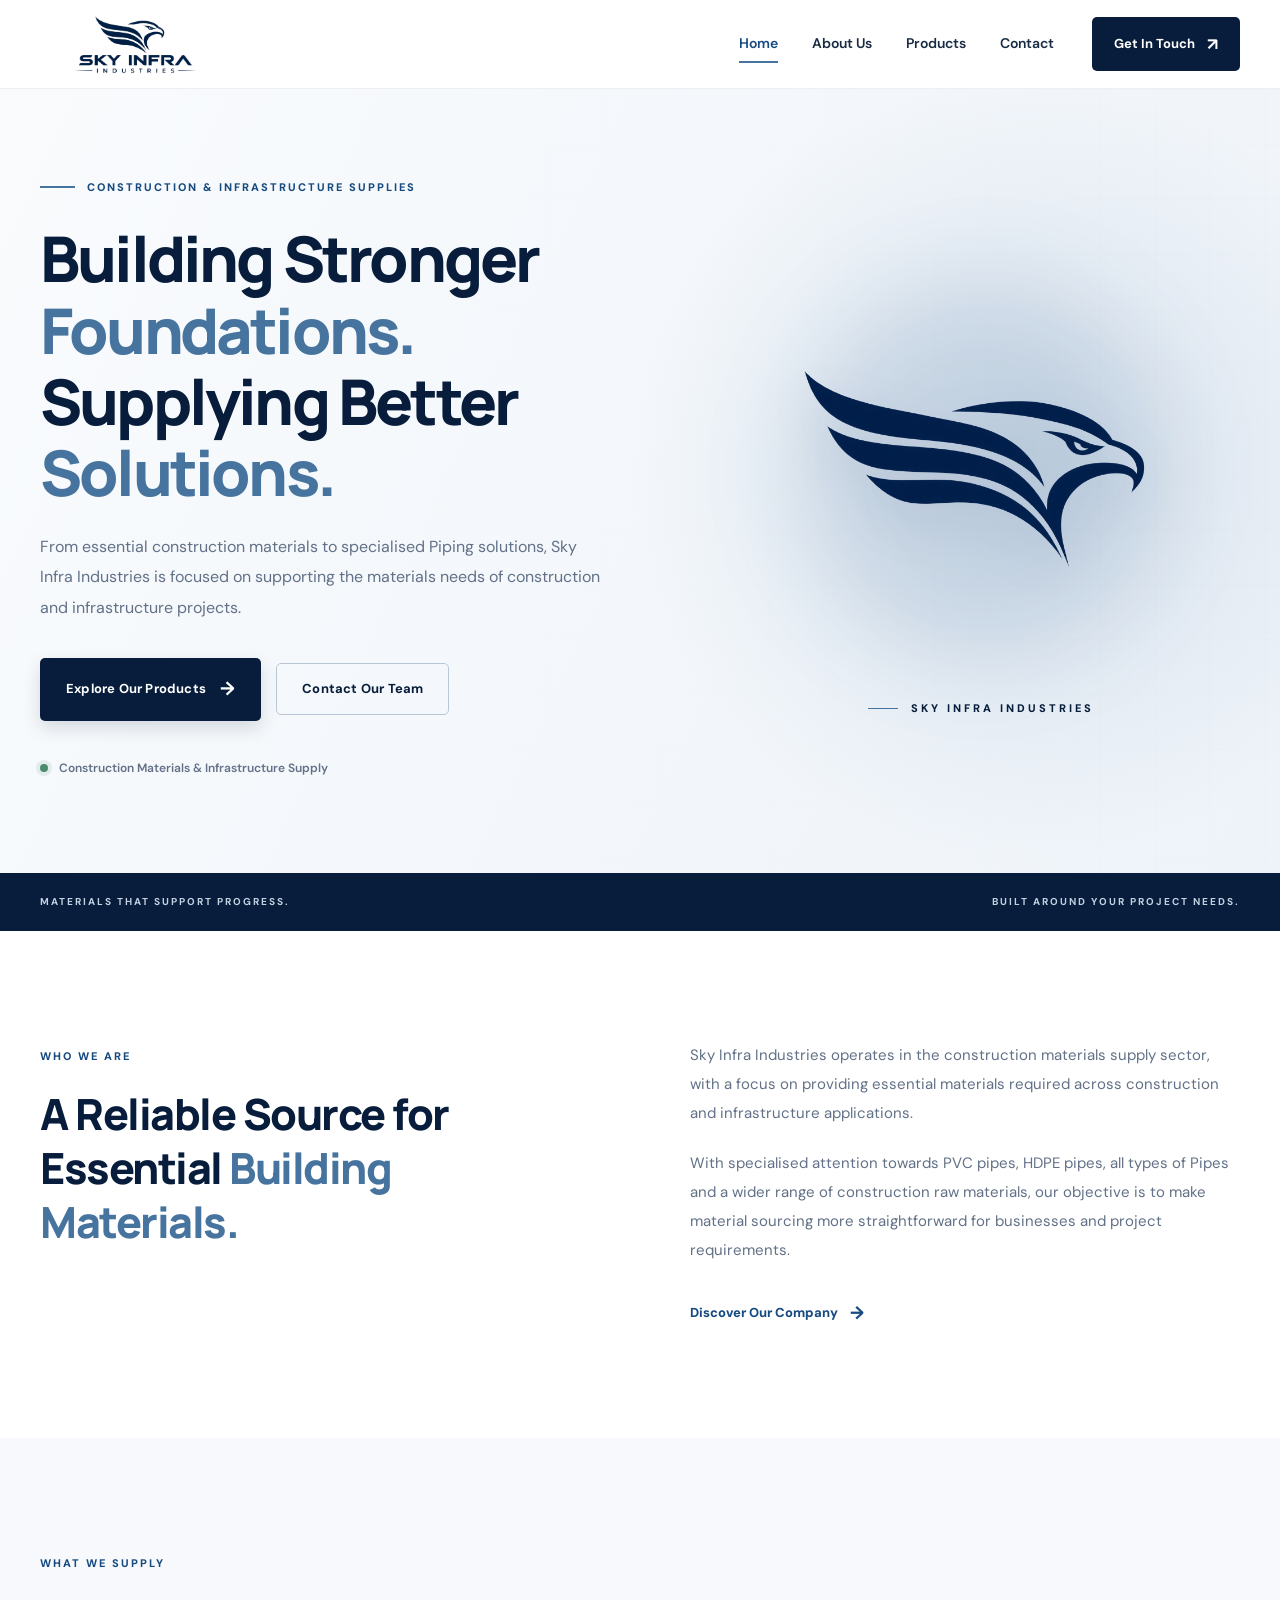
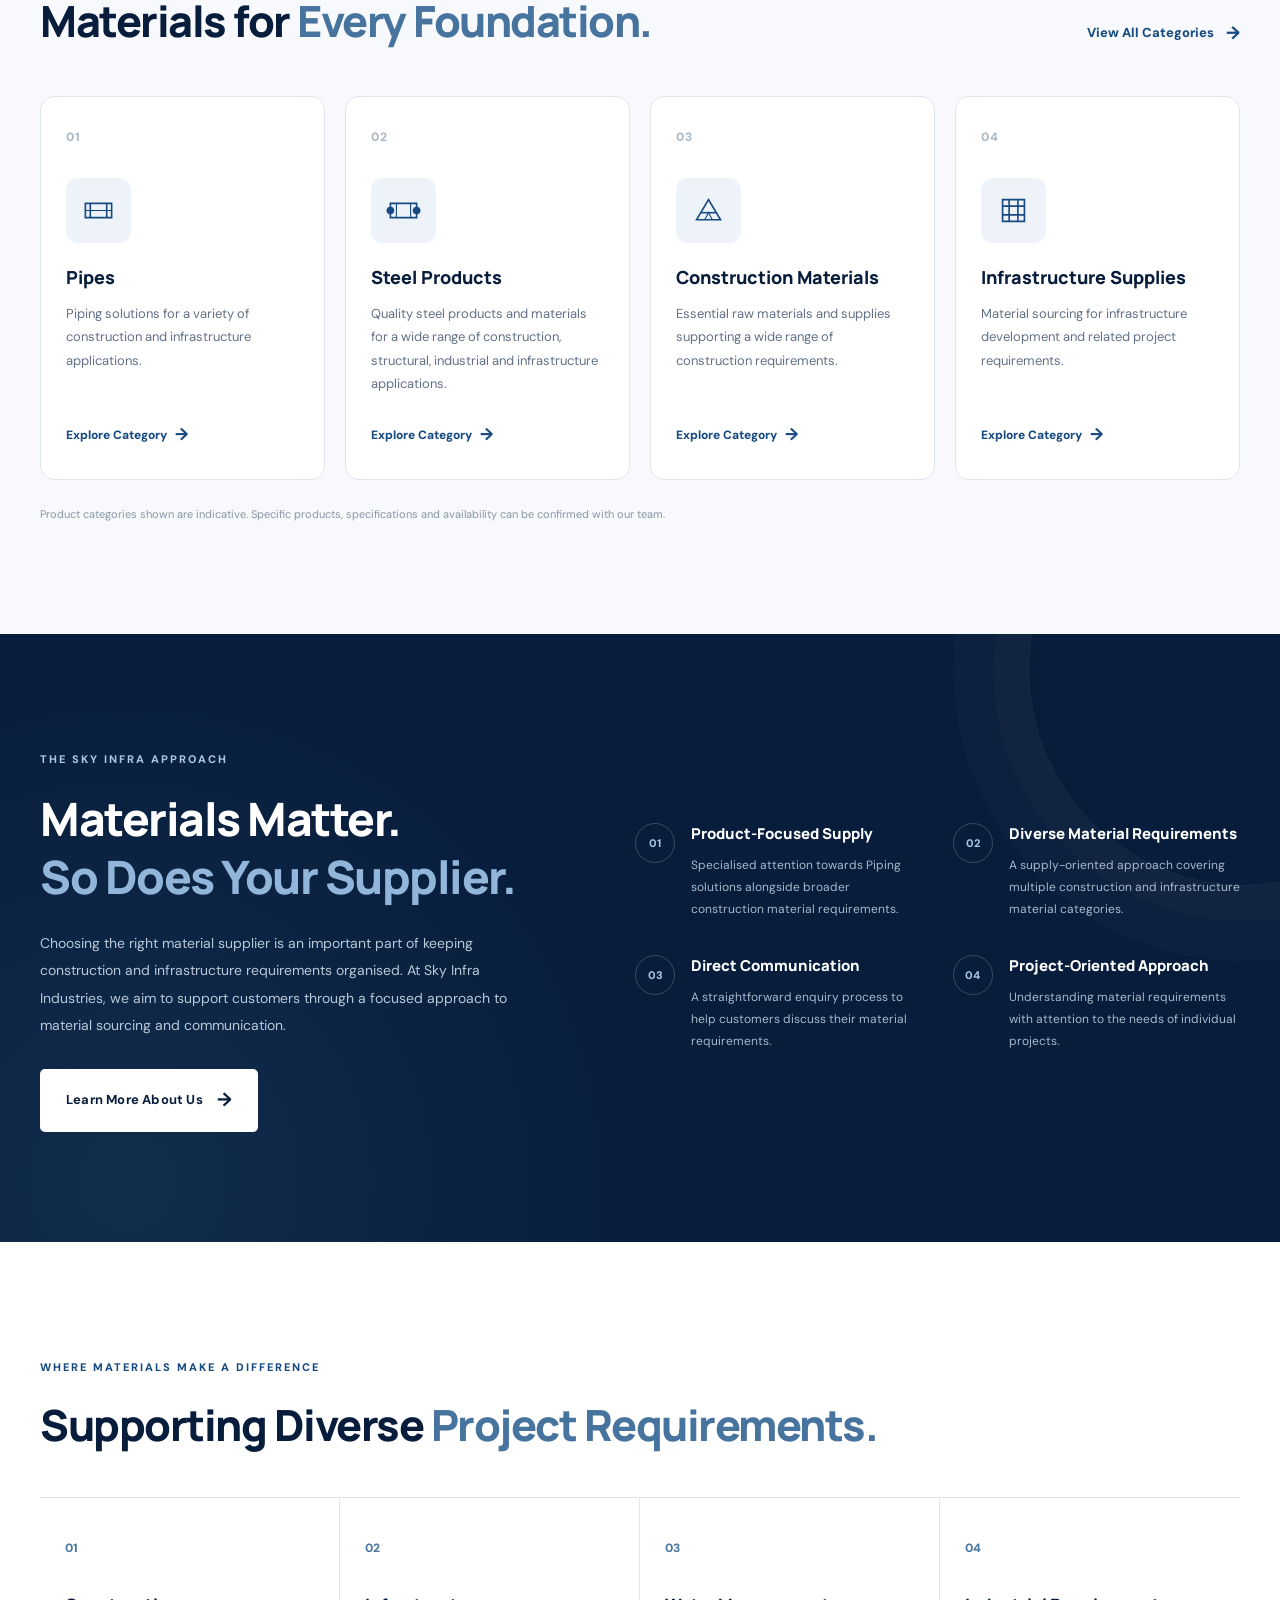
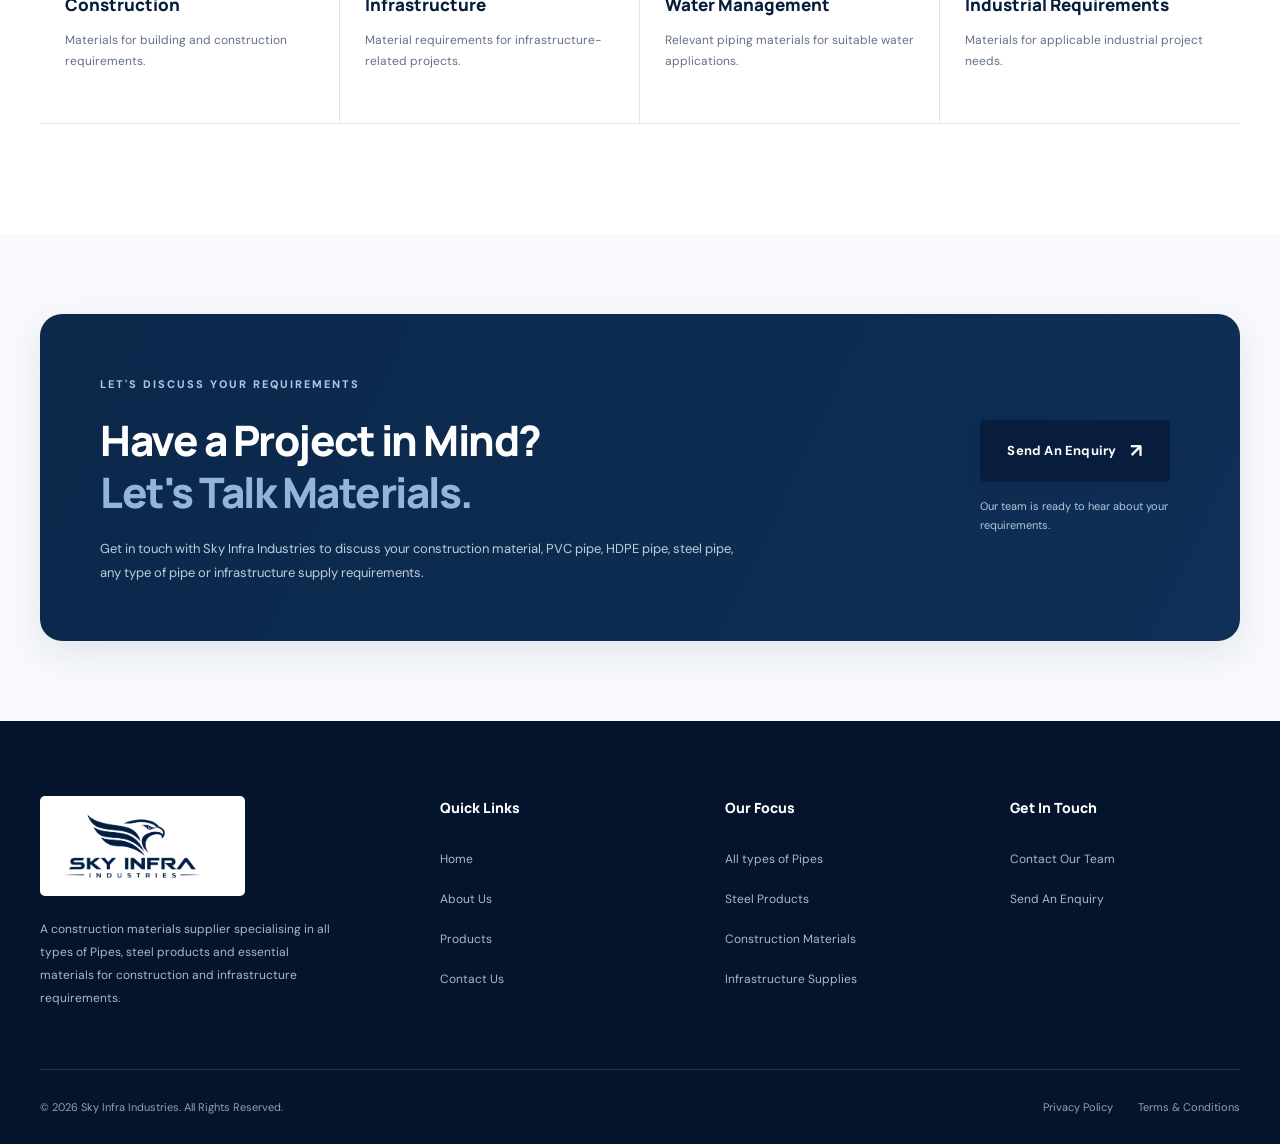
<file: index.html>
<!DOCTYPE html>
<html lang="en-IN">

<head>

    <!-- =====================================
         BASIC PAGE CONFIGURATION
    ====================================== -->

    <meta charset="UTF-8">

    <meta name="viewport" content="width=device-width, initial-scale=1.0">

    <meta http-equiv="X-UA-Compatible" content="IE=edge">

    <meta name="theme-color" content="#071d3b">

    <meta name="author" content="Sky Infra Industries">

    <meta name="robots" content="index, follow, max-image-preview:large">

    <meta name="googlebot" content="index, follow">

    <title>Sky Infra Industries | Construction Materials, All types of Pipes Supplier</title>

    <meta
        name="description"
        content="Sky Infra Industries is a construction materials supplier specialising in PVC pipes, HDPE pipes, piping solutions and essential raw materials for construction and infrastructure projects."
    >

    <meta
        name="keywords"
        content="Sky Infra Industries, construction material supplier, PVC pipes, HDPE pipes, pipe supplier, construction raw materials, infrastructure materials"
    >

    <link
        rel="canonical"
        href="https://skyinfraindustries.com/"
    >


    <!-- =====================================
         FAVICONS & BRANDING
    ====================================== -->

    <link rel="icon" href="favicon.ico" sizes="any">

    <link
        rel="icon"
        type="image/svg+xml"
        href="favicon.svg"
    >

    <link
        rel="icon"
        type="image/png"
        sizes="16x16"
        href="favicon-16x16.png"
    >

    <link
        rel="icon"
        type="image/png"
        sizes="32x32"
        href="favicon-32x32.png"
    >

    <link
        rel="apple-touch-icon"
        href="apple-touch-icon.png"
    >

    <link
        rel="manifest"
        href="site.webmanifest"
    >


    <!-- =====================================
         OPEN GRAPH / SOCIAL MEDIA SEO
    ====================================== -->

    <meta property="og:type" content="website">

    <meta
        property="og:title"
        content="Sky Infra Industries | Building Infrastructure, Supplying Quality"
    >

    <meta
        property="og:description"
        content="Your source for construction materials, PVC pipes, HDPE pipes, Steel pipes, uPvc pipes, all types of pipes and infrastructure supply solutions."
    >

    <meta
        property="og:url"
        content="https://skyinfraindustries.com/"
    >

    <meta
        property="og:site_name"
        content="Sky Infra Industries"
    >

    <meta
        property="og:image"
        content="https://skyinfraindustries.com/images/sky-infra-logo.png"
    >

    <meta property="og:image:alt" content="Sky Infra Industries Logo">

    <meta name="twitter:card" content="summary_large_image">

    <meta
        name="twitter:title"
        content="Sky Infra Industries | Construction Materials Supplier"
    >

    <meta
        name="twitter:description"
        content="Construction materials, PVC pipes, HDPE pipes and infrastructure supply solutions."
    >

    <meta
        name="twitter:image"
        content="https://skyinfraindustries.com/images/sky-infra-logo.png"
    >


    <!-- =====================================
         FONT OPTIMISATION
    ====================================== -->

    <link rel="preconnect" href="https://fonts.googleapis.com">

    <link
        rel="preconnect"
        href="https://fonts.gstatic.com"
        crossorigin
    >

    <link
        href="https://fonts.googleapis.com/css2?family=DM+Sans:wght@400;500;600;700;800&family=Manrope:wght@400;500;600;700;800&display=swap"
        rel="stylesheet"
    >


    <!-- =====================================
         MAIN STYLESHEET
    ====================================== -->

    <link rel="stylesheet" href="style.css">


    <!-- =====================================
         STRUCTURED DATA / GOOGLE SEO
    ====================================== -->

    <script type="application/ld+json">
    {
        "@context": "https://schema.org",
        "@type": "Organization",
        "name": "Sky Infra Industries",
        "url": "https://skyinfraindustries.com/",
        "logo": "https://skyinfraindustries.com/images/sky-infra-logo.png",
        "description": "Sky Infra Industries is a construction materials supplier specialising in PVC pipes, HDPE pipes, piping solutions and construction raw materials.",
        "knowsAbout": [
            "Construction Materials",
            "PVC Pipes",
            "HDPE Pipes",
            "Infrastructure Materials",
            "Construction Raw Materials"
        ]
    }
    </script>

</head>


<body>


    <!-- =====================================
         ACCESSIBILITY
    ====================================== -->

    <a href="#main-content" class="skip-link">
        Skip to main content
    </a>


    <!-- =====================================
         HEADER / NAVIGATION
    ====================================== -->

    <header class="site-header" id="top">

        <div class="container header-container">


            <!-- COMPANY LOGO -->

            <a href="index.html" class="brand-logo" aria-label="Sky Infra Industries Home">

                <img
                    src="images/sky-infra-logo.png"
                    alt="Sky Infra Industries"
                    width="260"
                    height="130"
                    fetchpriority="high"
                >

            </a>


            <!-- MOBILE MENU BUTTON -->

            <button
                class="mobile-menu-toggle"
                id="mobile-menu-toggle"
                type="button"
                aria-label="Open navigation menu"
                aria-expanded="false"
                aria-controls="primary-navigation"
            >

                <span></span>
                <span></span>
                <span></span>

            </button>


            <!-- NAVIGATION -->

            <nav
                class="main-navigation"
                id="primary-navigation"
                aria-label="Main navigation"
            >

                <ul class="nav-list">

                    <li>
                        <a href="index.html" class="nav-link active">
                            Home
                        </a>
                    </li>

                    <li>
                        <a href="about.html" class="nav-link">
                            About Us
                        </a>
                    </li>

                    <li>
                        <a href="products.html" class="nav-link">
                            Products
                        </a>
                    </li>

                    <li>
                        <a href="contact.html" class="nav-link">
                            Contact
                        </a>
                    </li>

                </ul>


                <a href="contact.html" class="header-cta">

                    Get In Touch

                    <span aria-hidden="true">↗</span>

                </a>

            </nav>

        </div>

    </header>



    <!-- =====================================
         MAIN WEBSITE CONTENT
    ====================================== -->

    <main id="main-content">


        <!-- =================================
             HERO SECTION
        ================================== -->

        <section class="hero-section">

            <div class="hero-background-pattern"></div>

            <div class="container hero-container">


                <div class="hero-content">

                    <div class="hero-eyebrow">

                        <span class="eyebrow-line"></span>

                        <span>
                            CONSTRUCTION & INFRASTRUCTURE SUPPLIES
                        </span>

                    </div>


                    <h1>

                        Building Stronger
                        <span>Foundations.</span>

                        Supplying Better
                        <span>Solutions.</span>

                    </h1>


                    <p class="hero-description">

                        From essential construction materials to
                        specialised Piping solutions,
                        Sky Infra Industries is focused on supporting
                        the materials needs of construction and
                        infrastructure projects.

                    </p>


                    <div class="hero-buttons">

                        <a
                            href="products.html"
                            class="btn btn-primary"
                        >

                            Explore Our Products

                            <span aria-hidden="true">→</span>

                        </a>


                        <a
                            href="contact.html"
                            class="btn btn-outline"
                        >

                            Contact Our Team

                        </a>

                    </div>


                    <div class="hero-trust-note">

                        <span class="trust-indicator"></span>

                        <span>
                            Construction Materials & Infrastructure Supply
                        </span>

                    </div>

                </div>


                <!-- HERO BRAND SYMBOL -->

                <div class="hero-visual">

                    <div class="hero-logo-wrapper">

                        <div class="hero-logo-glow"></div>

                        <img
                            src="images/sky-infra-eagle.png"
                            alt=""
                            class="hero-eagle-logo"
                            width="500"
                            height="500"
                            fetchpriority="high"
                        >

                    </div>


                    <div class="hero-visual-label">

                        <span class="visual-label-line"></span>

                        <span>
                            SKY INFRA INDUSTRIES
                        </span>

                    </div>

                </div>

            </div>


            <div class="hero-bottom-strip">

                <div class="container">

                    <div class="hero-bottom-content">

                        <span>
                            MATERIALS THAT SUPPORT PROGRESS.
                        </span>

                        <span>
                            BUILT AROUND YOUR PROJECT NEEDS.
                        </span>

                    </div>

                </div>

            </div>

        </section>



        <!-- =================================
             INTRODUCTION SECTION
        ================================== -->

        <section class="intro-section section-padding">

            <div class="container">

                <div class="intro-grid">


                    <div class="section-heading">

                        <span class="section-eyebrow">
                            WHO WE ARE
                        </span>

                        <h2>

                            A Reliable Source
                            for Essential
                            <span>Building Materials.</span>

                        </h2>

                    </div>


                    <div class="intro-description">

                        <p>

                            Sky Infra Industries operates in the
                            construction materials supply sector,
                            with a focus on providing essential
                            materials required across construction
                            and infrastructure applications.

                        </p>

                        <p>

                            With specialised attention towards PVC
                            pipes, HDPE pipes, all types of Pipes and a wider range of
                            construction raw materials, our objective
                            is to make material sourcing more
                            straightforward for businesses and
                            project requirements.

                        </p>


                        <a href="about.html" class="text-link">

                            Discover Our Company

                            <span aria-hidden="true">→</span>

                        </a>

                    </div>

                </div>

            </div>

        </section>



        <!-- =================================
             PRODUCT CATEGORIES
        ================================== -->

        <section class="categories-section section-padding">

            <div class="container">


                <div class="section-header">

                    <div>

                        <span class="section-eyebrow">
                            WHAT WE SUPPLY
                        </span>

                        <h2>
                            Materials for
                            <span>Every Foundation.</span>
                        </h2>

                    </div>


                    <a href="products.html" class="text-link">

                        View All Categories

                        <span aria-hidden="true">→</span>

                    </a>

                </div>



                <div class="categories-grid">


                    <!-- CATEGORY 01 -->

                    <article class="category-card">

                        <div class="category-number">
                            01
                        </div>

                        <div class="category-icon" aria-hidden="true">
                            <svg viewBox="0 0 64 64" fill="none">
                                <path d="M8 19H56V45H8V19Z"
                                      stroke="currentColor"
                                      stroke-width="3"/>
                                <path d="M17 19V45M47 19V45"
                                      stroke="currentColor"
                                      stroke-width="3"/>
                                <path d="M8 32H56"
                                      stroke="currentColor"
                                      stroke-width="2"/>
                            </svg>
                        </div>


                        <h3>
                            Pipes
                        </h3>

                        <p>

                            Piping solutions for a variety
                            of construction and infrastructure
                            applications.

                        </p>


                        <a
                            href="products.html"
                            class="category-link"
                            aria-label="Explore Pipes"
                        >
                            Explore Category <span aria-hidden="true">→</span>
                        </a>

                    </article>



                    <!-- CATEGORY 02 -->

                    <article class="category-card">

                        <div class="category-number">
                            02
                        </div>


                        <div class="category-icon" aria-hidden="true">

                            <svg viewBox="0 0 64 64" fill="none">

                                <path d="M8 19H56V45H8V19Z"
                                      stroke="currentColor"
                                      stroke-width="3"/>

                                <circle cx="8" cy="32" r="7"
                                        fill="currentColor"/>

                                <circle cx="56" cy="32" r="7"
                                        fill="currentColor"/>

                                <path d="M19 19V45M45 19V45"
                                      stroke="currentColor"
                                      stroke-width="2"/>

                            </svg>

                        </div>


                        <h3>
                            Steel Products
                        </h3>


                        <p>

                            Quality steel products and materials for a wide range of construction, structural, industrial and infrastructure applications.

                        </p>


                        <a
                            href="products.html"
                            class="category-link"
                            aria-label="Explore Steel Products"
                        >
                            Explore Category <span aria-hidden="true">→</span>
                        </a>

                    </article>



                    <!-- CATEGORY 03 -->

                    <article class="category-card">

                        <div class="category-number">
                            03
                        </div>


                        <div class="category-icon" aria-hidden="true">

                            <svg viewBox="0 0 64 64" fill="none">

                                <path d="M10 49L32 12L54 49H10Z"
                                      stroke="currentColor"
                                      stroke-width="3"/>

                                <path d="M18 36H46"
                                      stroke="currentColor"
                                      stroke-width="3"/>

                                <path d="M25 49L32 36L39 49"
                                      stroke="currentColor"
                                      stroke-width="2"/>

                            </svg>

                        </div>


                        <h3>
                            Construction Materials
                        </h3>


                        <p>

                            Essential raw materials and supplies
                            supporting a wide range of construction
                            requirements.

                        </p>


                        <a
                            href="products.html"
                            class="category-link"
                            aria-label="Explore Construction Materials"
                        >
                            Explore Category <span aria-hidden="true">→</span>
                        </a>

                    </article>



                    <!-- CATEGORY 04 -->

                    <article class="category-card">

                        <div class="category-number">
                            04
                        </div>


                        <div class="category-icon" aria-hidden="true">

                            <svg viewBox="0 0 64 64" fill="none">

                                <path d="M12 12H52V52H12V12Z"
                                      stroke="currentColor"
                                      stroke-width="3"/>

                                <path d="M12 24H52M12 40H52"
                                      stroke="currentColor"
                                      stroke-width="3"/>

                                <path d="M24 12V52M40 12V52"
                                      stroke="currentColor"
                                      stroke-width="3"/>

                            </svg>

                        </div>


                        <h3>
                            Infrastructure Supplies
                        </h3>


                        <p>

                            Material sourcing for infrastructure
                            development and related project
                            requirements.

                        </p>


                        <a
                            href="products.html"
                            class="category-link"
                            aria-label="Explore Infrastructure Supplies"
                        >
                            Explore Category <span aria-hidden="true">→</span>
                        </a>

                    </article>


                </div>


                <p class="category-disclaimer">

                    Product categories shown are indicative.
                    Specific products, specifications and availability
                    can be confirmed with our team.

                </p>

            </div>

        </section>



        <!-- =================================
             WHY CHOOSE US
        ================================== -->

        <section class="why-section section-padding">

            <div class="container">


                <div class="why-grid">


                    <div class="why-content">

                        <span class="section-eyebrow">
                            THE SKY INFRA APPROACH
                        </span>


                        <h2>

                            Materials Matter.
                            <span>So Does Your Supplier.</span>

                        </h2>


                        <p>

                            Choosing the right material supplier is
                            an important part of keeping construction
                            and infrastructure requirements organised.

                            At Sky Infra Industries, we aim to support
                            customers through a focused approach to
                            material sourcing and communication.

                        </p>


                        <a href="about.html" class="btn btn-light">

                            Learn More About Us

                            <span aria-hidden="true">→</span>

                        </a>

                    </div>



                    <div class="why-features">


                        <div class="why-feature">

                            <span class="feature-index">
                                01
                            </span>

                            <div>

                                <h3>
                                    Product-Focused Supply
                                </h3>

                                <p>

                                    Specialised attention towards Piping solutions alongside broader
                                    construction material requirements.

                                </p>

                            </div>

                        </div>



                        <div class="why-feature">

                            <span class="feature-index">
                                02
                            </span>

                            <div>

                                <h3>
                                    Diverse Material Requirements
                                </h3>

                                <p>

                                    A supply-oriented approach covering
                                    multiple construction and
                                    infrastructure material categories.

                                </p>

                            </div>

                        </div>



                        <div class="why-feature">

                            <span class="feature-index">
                                03
                            </span>

                            <div>

                                <h3>
                                    Direct Communication
                                </h3>

                                <p>

                                    A straightforward enquiry process
                                    to help customers discuss their
                                    material requirements.

                                </p>

                            </div>

                        </div>



                        <div class="why-feature">

                            <span class="feature-index">
                                04
                            </span>

                            <div>

                                <h3>
                                    Project-Oriented Approach
                                </h3>

                                <p>

                                    Understanding material requirements
                                    with attention to the needs of
                                    individual projects.

                                </p>

                            </div>

                        </div>


                    </div>

                </div>

            </div>

        </section>



        <!-- =================================
             INDUSTRIES & APPLICATIONS
        ================================== -->

        <section class="applications-section section-padding">

            <div class="container">


                <div class="section-header">

                    <div>

                        <span class="section-eyebrow">
                            WHERE MATERIALS MAKE A DIFFERENCE
                        </span>

                        <h2>

                            Supporting Diverse
                            <span>Project Requirements.</span>

                        </h2>

                    </div>

                </div>



                <div class="applications-grid">


                    <div class="application-item">

                        <span class="application-number">
                            01
                        </span>

                        <h3>
                            Construction
                        </h3>

                        <p>
                            Materials for building and
                            construction requirements.
                        </p>

                    </div>



                    <div class="application-item">

                        <span class="application-number">
                            02
                        </span>

                        <h3>
                            Infrastructure
                        </h3>

                        <p>
                            Material requirements for
                            infrastructure-related projects.
                        </p>

                    </div>



                    <div class="application-item">

                        <span class="application-number">
                            03
                        </span>

                        <h3>
                            Water Management
                        </h3>

                        <p>
                            Relevant piping materials for
                            suitable water applications.
                        </p>

                    </div>



                    <div class="application-item">

                        <span class="application-number">
                            04
                        </span>

                        <h3>
                            Industrial Requirements
                        </h3>

                        <p>
                            Materials for applicable
                            industrial project needs.
                        </p>

                    </div>


                </div>

            </div>

        </section>



        <!-- =================================
             CALL TO ACTION
        ================================== -->

        <section class="cta-section">

            <div class="container">

                <div class="cta-inner">


                    <div class="cta-content">

                        <span class="section-eyebrow">
                            LET'S DISCUSS YOUR REQUIREMENTS
                        </span>


                        <h2>

                            Have a Project
                            in Mind?

                            <span>Let's Talk Materials.</span>

                        </h2>


                        <p>

                            Get in touch with Sky Infra Industries
                            to discuss your construction material,
                            PVC pipe, HDPE pipe, steel pipe, any type of pipe or infrastructure
                            supply requirements.

                        </p>

                    </div>



                    <div class="cta-action">

                        <a href="contact.html" class="btn btn-primary">

                            Send An Enquiry

                            <span aria-hidden="true">↗</span>

                        </a>


                        <span class="cta-note">

                            Our team is ready to hear about
                            your requirements.

                        </span>

                    </div>


                </div>

            </div>

        </section>


    </main>



    <!-- =====================================
         FOOTER
    ====================================== -->

    <footer class="site-footer">


        <div class="container">


            <div class="footer-main">


                <!-- FOOTER BRAND -->

                <div class="footer-brand">

                    <a href="index.html" aria-label="Sky Infra Industries Home">

                        <img
                            src="images/sky-infra-logo.png"
                            alt="Sky Infra Industries"
                            width="240"
                            height="120"
                            loading="lazy"
                        >

                    </a>


                    <p>

                        A construction materials supplier specialising in all types of Pipes, steel products and essential materials for construction and infrastructure requirements.

                    </p>

                </div>



                <!-- QUICK LINKS -->

                <div class="footer-column">

                    <h3>
                        Quick Links
                    </h3>


                    <ul>

                        <li>
                            <a href="index.html">Home</a>
                        </li>

                        <li>
                            <a href="about.html">About Us</a>
                        </li>

                        <li>
                            <a href="products.html">Products</a>
                        </li>

                        <li>
                            <a href="contact.html">Contact Us</a>
                        </li>

                    </ul>

                </div>



                <!-- PRODUCT LINKS -->

                <div class="footer-column">

                    <h3>
                        Our Focus
                    </h3>


                    <ul>

                        <li>
                            <a href="products.html">All types of Pipes</a>
                        </li>

                        <li>
                            <a href="products.html">Steel Products</a>
                        </li>

                        <li>
                            <a href="products.html">Construction Materials</a>
                        </li>

                        <li>
                            <a href="products.html">Infrastructure Supplies</a>
                        </li>

                    </ul>

                </div>



                <!-- CONTACT -->

                <div class="footer-column">

                    <h3>
                        Get In Touch
                    </h3>


                    <ul>

                        <li>
                            <a href="contact.html">
                                Contact Our Team
                            </a>
                        </li>

                        <li>
                            <a href="contact.html">
                                Send An Enquiry
                            </a>
                        </li>

                    </ul>

                </div>


            </div>



            <!-- FOOTER BOTTOM -->

            <div class="footer-bottom">


                <p>

                    &copy; <span id="current-year">2026</span>
                    Sky Infra Industries.

                    All Rights Reserved.

                </p>


                <div class="footer-legal-links">

                    <a href="privacy-policy.html">
                        Privacy Policy
                    </a>

                    <a href="terms-and-conditions.html">
                        Terms & Conditions
                    </a>

                </div>


            </div>


        </div>

    </footer>



    <!-- =====================================
         BACK TO TOP BUTTON
    ====================================== -->

    <a
        href="#top"
        class="back-to-top"
        aria-label="Back to top"
    >

        ↑

    </a>



    <!-- =====================================
         JAVASCRIPT
    ====================================== -->

    <script src="script.js" defer></script>


</body>

</html>
</file>
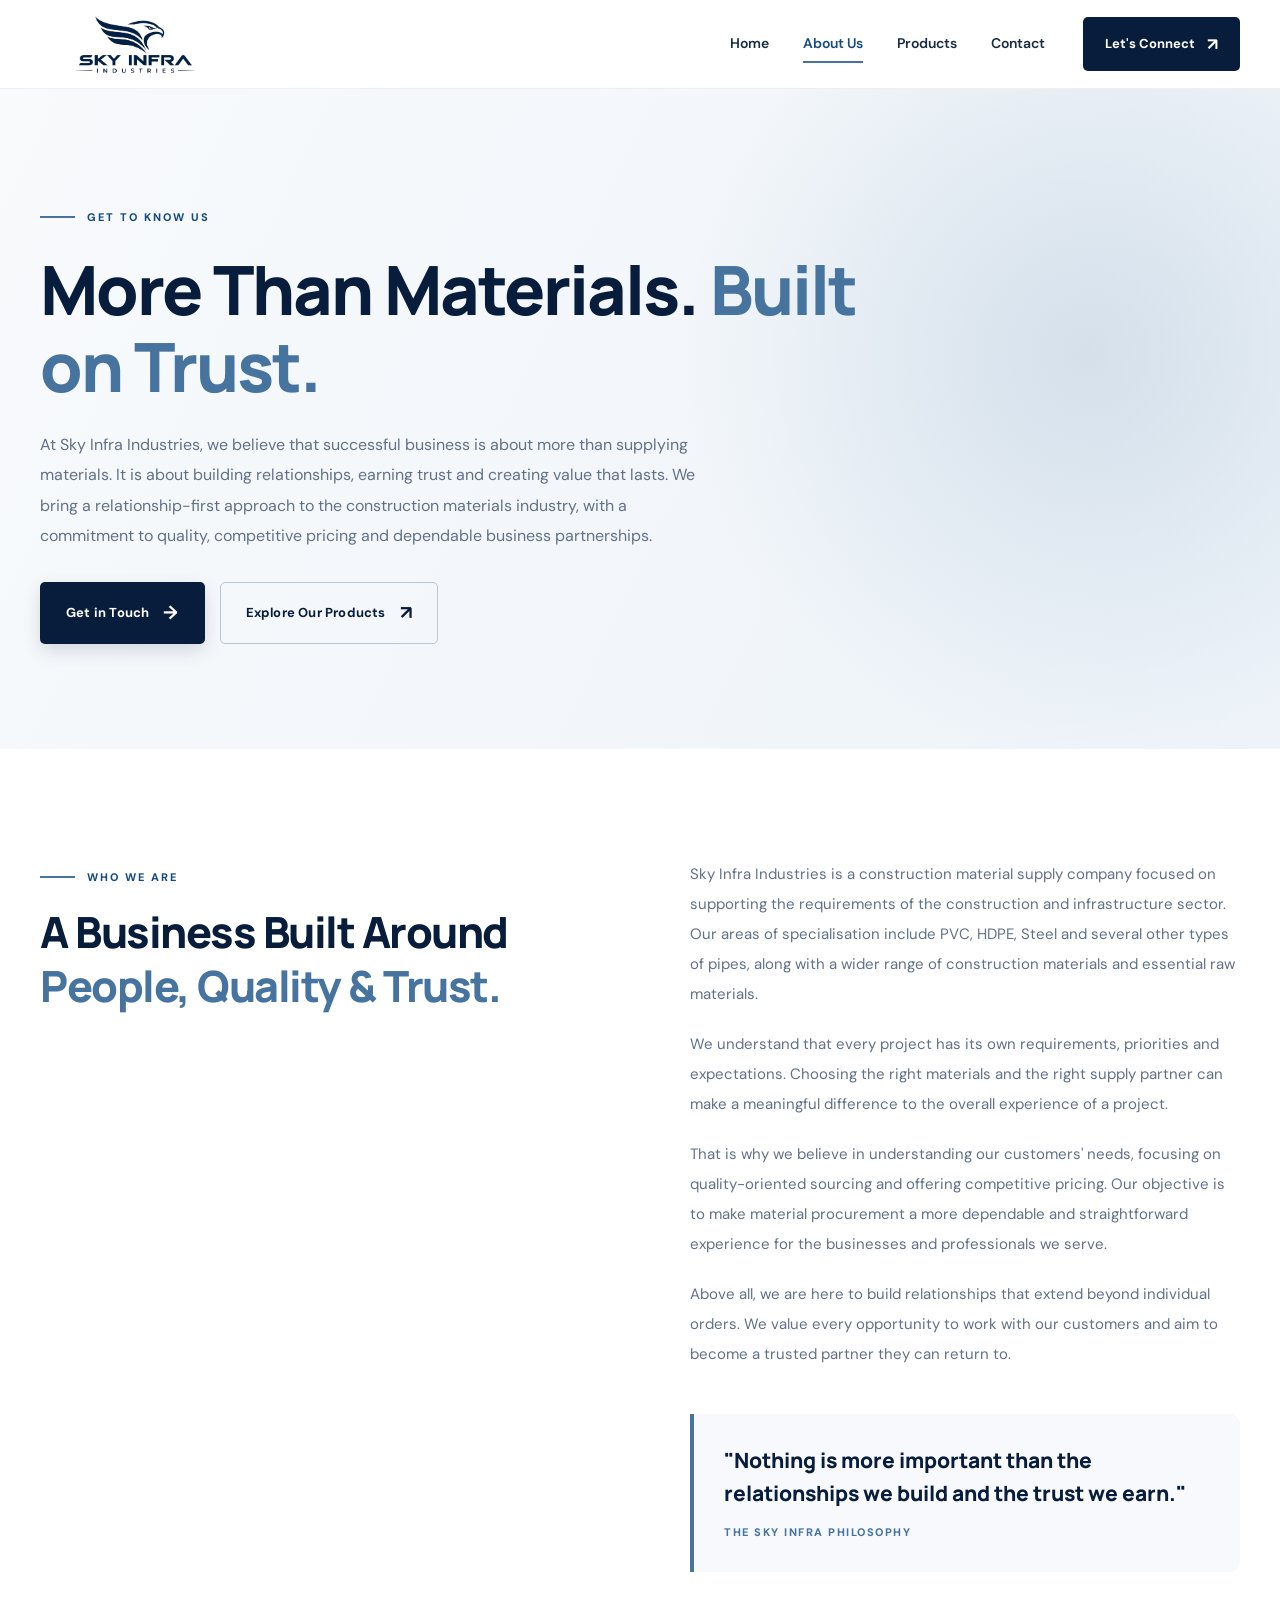
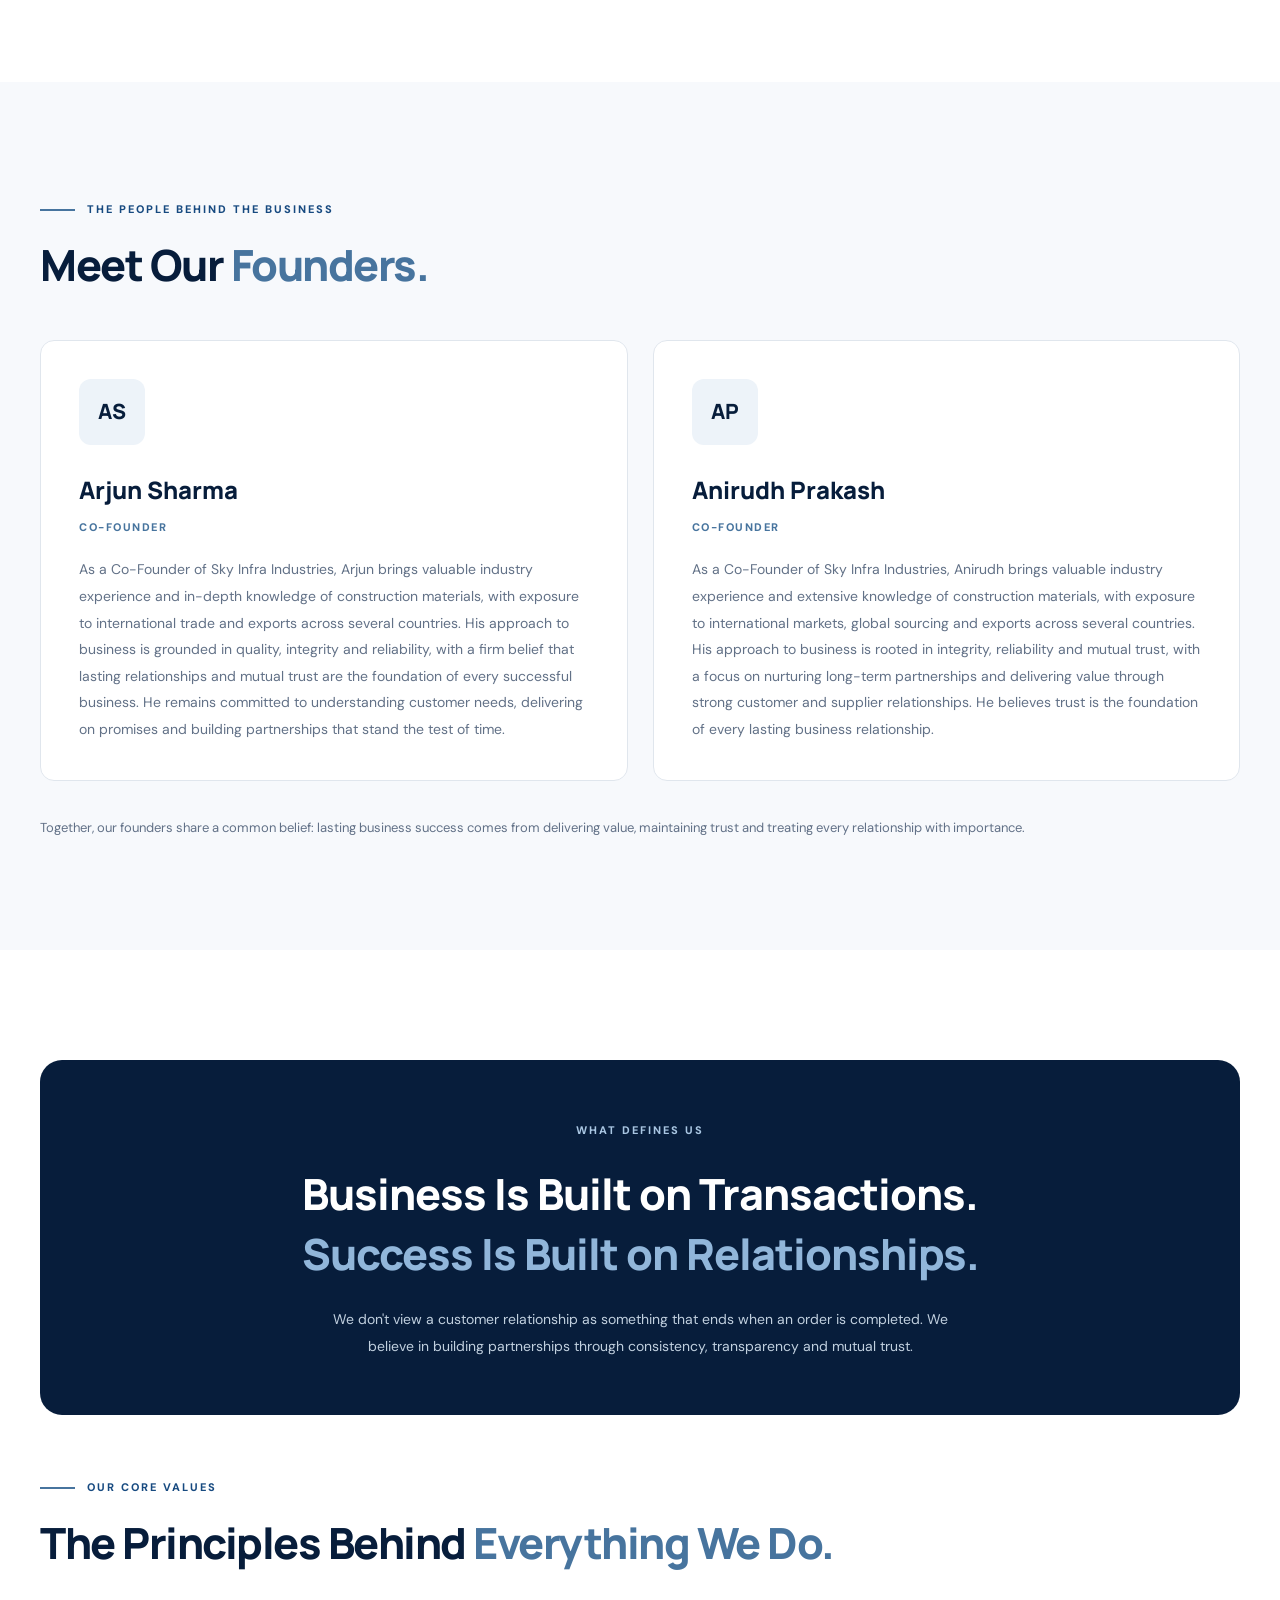
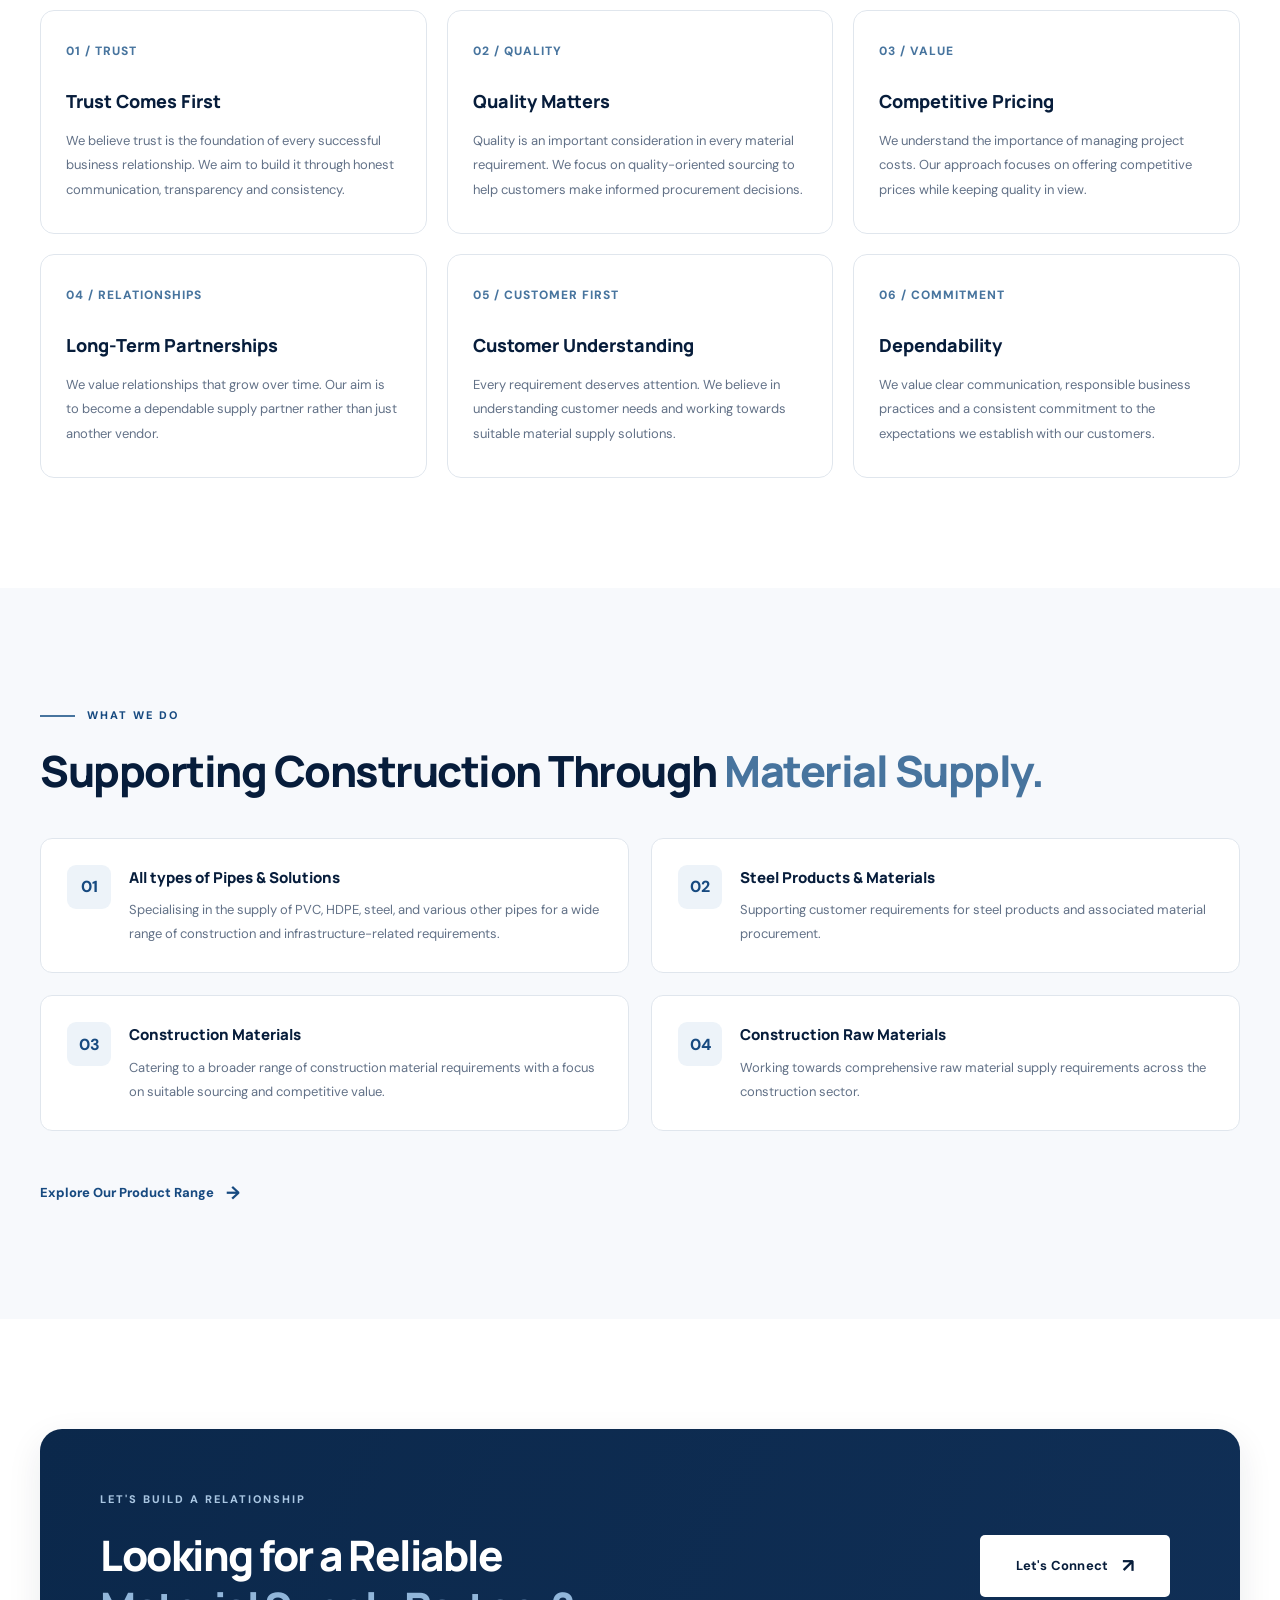
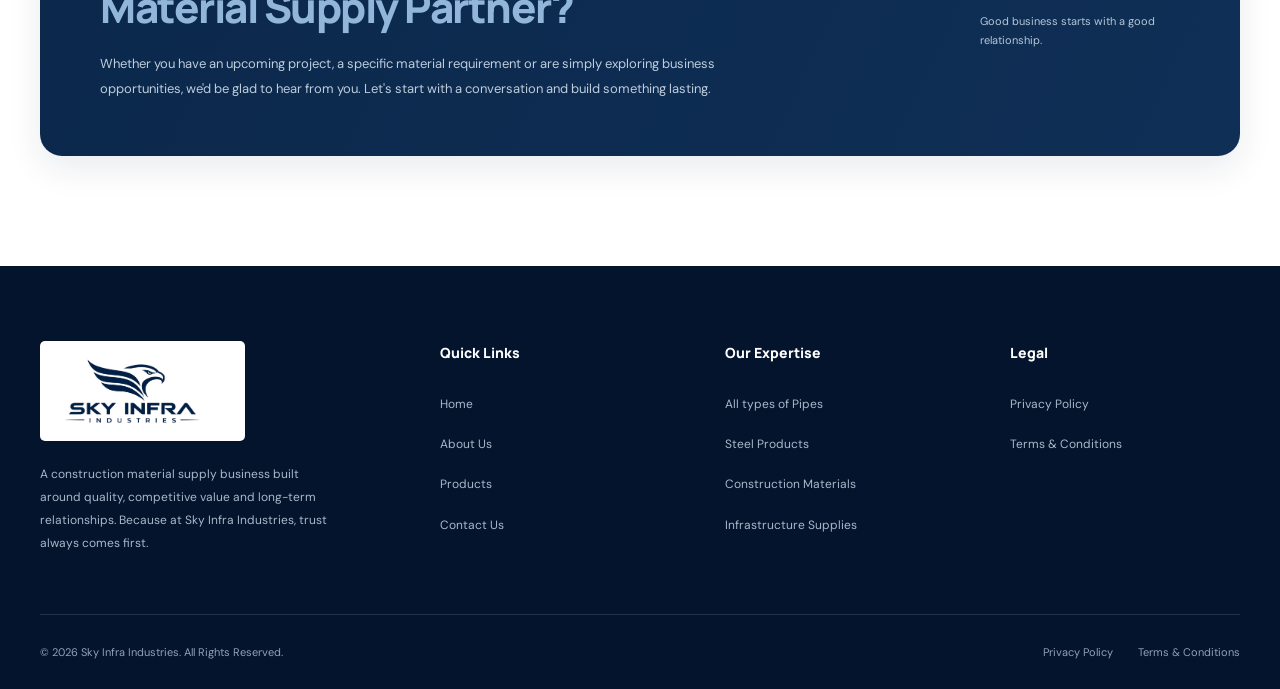
<file: about.html>
<!DOCTYPE html>
<html lang="en-IN">

<head>

    <!-- ==================================================
         BASIC SEO & DOCUMENT SETTINGS
    =================================================== -->

    <meta charset="UTF-8">

    <meta name="viewport" content="width=device-width, initial-scale=1.0">

    <meta name="theme-color" content="#071d3b">

    <meta name="robots" content="index, follow">

    <title>About Us | Sky Infra Industries - Built on Trust</title>

    <meta name="description"
        content="Get to know Sky Infra Industries, founded by Arjun Sharma and Anirudh Prakash. We supply quality PVC, HDPE, Steel, and various other pipes and construction materials with a focus on trust, competitive pricing and long-term business relationships.">

    <meta name="keywords"
        content="Sky Infra Industries, about Sky Infra Industries, construction material supplier, PVC pipes, HDPE pipes, Steel Pipes, Pipes, construction raw materials, building material supplier, Steel products,  Arjun Sharma, Anirudh Prakash">

    <meta name="author" content="Sky Infra Industries">

    <link rel="canonical" href="https://skyinfraindustries.com/about.html">


    <!-- ==================================================
         OPEN GRAPH / SOCIAL MEDIA SEO
    =================================================== -->

    <meta property="og:type" content="website">

    <meta property="og:title"
        content="About Sky Infra Industries | Built on Trust">

    <meta property="og:description"
        content="Discover our philosophy, founders and commitment to quality construction materials and lasting business relationships.">

    <meta property="og:url"
        content="https://skyinfraindustries.com/about.html">

    <meta property="og:site_name" content="Sky Infra Industries">

    <meta property="og:image"
        content="https://skyinfraindustries.com/images/logo.png">


    <!-- ==================================================
         FAVICONS
    =================================================== -->

    <link rel="icon" href="images/favicon.ico">

    <link rel="icon" type="image/png" sizes="16x16"
        href="images/favicon-16x16.png">

    <link rel="icon" type="image/png" sizes="32x32"
        href="images/favicon-32x32.png">

    <link rel="apple-touch-icon" sizes="180x180"
        href="images/apple-touch-icon.png">

    <link rel="manifest" href="site.webmanifest">


    <!-- ==================================================
         PERFORMANCE & FONTS
    =================================================== -->

    <link rel="preconnect" href="https://fonts.googleapis.com">

    <link rel="preconnect" href="https://fonts.gstatic.com" crossorigin>

    <link href="https://fonts.googleapis.com/css2?family=DM+Sans:wght@400;500;600;700;800&family=Manrope:wght@400;500;600;700;800&display=swap"
        rel="stylesheet">


    <!-- MAIN STYLESHEET -->

    <link rel="stylesheet" href="style.css">


    <!-- ==================================================
         ABOUT PAGE SPECIFIC STYLES
    =================================================== -->

    <style>

        .about-hero {
            position: relative;
            overflow: hidden;
            background:
                radial-gradient(circle at 85% 40%,
                    rgba(71,116,158,0.16),
                    transparent 35%),
                linear-gradient(115deg,#f8fafc,#edf3f9);
        }

        .about-hero-content {
            max-width: 850px;
            padding: 110px 0 105px;
        }

        .about-hero h1 {
            margin: 25px 0;
            color: var(--navy);
            font-family: var(--font-heading);
            font-size: clamp(40px,6vw,68px);
            font-weight: 800;
            letter-spacing: -2px;
            line-height: 1.13;
        }

        .about-hero h1 span {
            color: var(--steel);
        }

        .about-hero p {
            max-width: 680px;
            color: var(--text-light);
            font-size: 16px;
            line-height: 1.9;
        }

        .about-hero .hero-buttons {
            margin-top: 30px;
        }

        .about-story {
            background: white;
        }

        .about-story-content {
            display: flex;
            flex-direction: column;
            gap: 20px;
        }

        .about-story-content p {
            color: var(--text-light);
            font-size: 15px;
            line-height: 2;
        }

        .about-quote {
            margin-top: 25px;
            padding: 30px;
            background: var(--off-white);
            border-left: 4px solid var(--steel);
            border-radius: 0 10px 10px 0;
        }

        .about-quote p {
            color: var(--navy);
            font-family: var(--font-heading);
            font-size: 21px;
            font-weight: 800;
            line-height: 1.6;
        }

        .about-quote span {
            display: block;
            margin-top: 12px;
            color: var(--steel);
            font-size: 11px;
            font-weight: 800;
            letter-spacing: 1.5px;
            text-transform: uppercase;
        }

        .founders-section {
            background: var(--off-white);
        }

        .founders-grid {
            display: grid;
            grid-template-columns: repeat(2,minmax(0,1fr));
            gap: 25px;
            margin-top: 45px;
        }

        .founder-card {
            padding: 38px;
            background: white;
            border: 1px solid var(--border);
            border-radius: var(--radius-md);
            transition: transform .3s ease,box-shadow .3s ease;
        }

        .founder-card:hover {
            transform: translateY(-6px);
            box-shadow: var(--shadow-md);
        }

        .founder-symbol {
            display: flex;
            align-items: center;
            justify-content: center;
            width: 66px;
            height: 66px;
            margin-bottom: 25px;
            background: #edf3f9;
            color: var(--navy);
            border-radius: 12px;
            font-family: var(--font-heading);
            font-size: 21px;
            font-weight: 800;
        }

        .founder-card h3 {
            margin-bottom: 7px;
            color: var(--navy);
            font-family: var(--font-heading);
            font-size: 24px;
            font-weight: 800;
        }

        .founder-role {
            display: block;
            margin-bottom: 20px;
            color: var(--steel);
            font-size: 11px;
            font-weight: 800;
            letter-spacing: 1.5px;
            text-transform: uppercase;
        }

        .founder-card p {
            color: var(--text-light);
            font-size: 14px;
            line-height: 1.9;
        }

        .founders-note {
            margin-top: 35px;
            color: var(--text-light);
            font-size: 13px;
            line-height: 1.8;
        }

        .philosophy-section {
            background: white;
        }

        .philosophy-banner {
            margin-bottom: 55px;
            padding: 55px 35px;
            background: var(--navy);
            border-radius: var(--radius-lg);
            text-align: center;
        }

        .philosophy-banner .section-eyebrow {
            color: #a9c6e2;
        }

        .philosophy-banner h2 {
            max-width: 850px;
            margin: 22px auto;
            color: white;
            font-family: var(--font-heading);
            font-size: clamp(27px,4vw,43px);
            font-weight: 800;
            letter-spacing: -1px;
            line-height: 1.4;
        }

        .philosophy-banner h2 span {
            color: #91b6da;
        }

        .philosophy-banner p {
            max-width: 650px;
            margin: auto;
            color: #c1d0df;
            font-size: 14px;
            line-height: 1.9;
        }

        .values-grid {
            display: grid;
            grid-template-columns: repeat(3,minmax(0,1fr));
            gap: 20px;
            margin-top: 40px;
        }

        .value-card {
            padding: 30px 25px;
            border: 1px solid var(--border);
            border-radius: var(--radius-md);
            transition: transform .3s ease,box-shadow .3s ease;
        }

        .value-card:hover {
            transform: translateY(-5px);
            box-shadow: var(--shadow-md);
        }

        .value-card .value-number {
            display: block;
            margin-bottom: 25px;
            color: var(--steel);
            font-size: 12px;
            font-weight: 800;
            letter-spacing: 1px;
        }

        .value-card h3 {
            margin-bottom: 12px;
            color: var(--navy);
            font-family: var(--font-heading);
            font-size: 18px;
            font-weight: 800;
        }

        .value-card p {
            color: var(--text-light);
            font-size: 13px;
            line-height: 1.9;
        }

        .approach-section {
            background: var(--off-white);
        }

        .approach-list {
            display: grid;
            grid-template-columns: repeat(2,minmax(0,1fr));
            gap: 22px;
            margin-top: 40px;
        }

        .approach-item {
            display: flex;
            gap: 18px;
            padding: 26px;
            background: white;
            border: 1px solid var(--border);
            border-radius: 12px;
        }

        .approach-icon {
            display: flex;
            align-items: center;
            justify-content: center;
            flex-shrink: 0;
            width: 44px;
            height: 44px;
            background: #edf3f9;
            color: var(--blue);
            border-radius: 9px;
            font-weight: 800;
        }

        .approach-item h3 {
            margin-bottom: 8px;
            color: var(--navy);
            font-family: var(--font-heading);
            font-size: 15px;
            font-weight: 800;
        }

        .approach-item p {
            color: var(--text-light);
            font-size: 13px;
            line-height: 1.85;
        }

        .about-closing {
            background: white;
        }

        @media(max-width:800px) {

            .about-hero-content {
                padding: 80px 0;
            }

            .founders-grid {
                grid-template-columns: 1fr;
            }

            .values-grid {
                grid-template-columns: repeat(2,minmax(0,1fr));
            }

            .approach-list {
                grid-template-columns: 1fr;
            }

        }

        @media(max-width:550px) {

            .about-hero-content {
                padding: 65px 0;
            }

            .about-hero h1 {
                font-size: 39px;
                letter-spacing: -1.5px;
            }

            .about-hero p {
                font-size: 14px;
            }

            .about-quote {
                padding: 22px;
            }

            .about-quote p {
                font-size: 18px;
            }

            .founder-card {
                padding: 28px;
            }

            .founder-card h3 {
                font-size: 21px;
            }

            .philosophy-banner {
                padding: 40px 22px;
            }

            .values-grid {
                grid-template-columns: 1fr;
            }

            .approach-item {
                padding: 22px 17px;
            }

        }

    </style>


    <!-- ==================================================
         STRUCTURED DATA: ORGANIZATION
    =================================================== -->

    <script type="application/ld+json">

    {
        "@context": "https://schema.org",
        "@type": "Organization",
        "name": "Sky Infra Industries",
        "url": "https://skyinfraindustries.com/",
        "logo": "https://skyinfraindustries.com/images/logo.png",
        "description": "Sky Infra Industries is a construction material supplier specialising in PVC pipes, HDPE pipes, Steel Pipes, All types of Pipes and a broad range of construction materials and raw materials.",
        "founder": [
            {
                "@type": "Person",
                "name": "Arjun Sharma"
            },
            {
                "@type": "Person",
                "name": "Anirudh Prakash"
            }
        ],
        "knowsAbout": [
            "Construction Materials",
            "PVC Pipes",
            "HDPE Pipes",
            "Steel Pipes",
            "All types of Pipes",
            "Steel Products",
            "Construction Raw Materials"
        ]
    }

    </script>

</head>


<body>


    <!-- ==================================================
         HEADER
    =================================================== -->

    <header class="site-header">

        <div class="container header-container">

            <a href="index.html" class="brand-logo"
                aria-label="Sky Infra Industries Home">

                <img src="images/sky-infra-logo.png"
                    alt="Sky Infra Industries - Construction Material Supplier"
                    width="190"
                    height="90">

            </a>


            <button class="mobile-menu-toggle"
                type="button"
                aria-label="Open navigation menu"
                aria-expanded="false">

                <span></span>
                <span></span>
                <span></span>

            </button>


            <nav class="main-navigation"
                aria-label="Main navigation">

                <ul class="nav-list">

                    <li>
                        <a href="index.html" class="nav-link">
                            Home
                        </a>
                    </li>

                    <li>
                        <a href="about.html" class="nav-link">
                            About Us
                        </a>
                    </li>

                    <li>
                        <a href="products.html" class="nav-link">
                            Products
                        </a>
                    </li>

                    <li>
                        <a href="contact.html" class="nav-link">
                            Contact
                        </a>
                    </li>

                </ul>


                <a href="contact.html" class="header-cta">
                    Let's Connect <span>↗</span>
                </a>

            </nav>

        </div>

    </header>


    <main id="main-content">


        <!-- ==================================================
             ABOUT HERO
        =================================================== -->

        <section class="about-hero">

            <div class="container">

                <div class="about-hero-content">

                    <span class="section-eyebrow">
                        <span class="eyebrow-line"></span>
                        GET TO KNOW US
                    </span>


                    <h1>
                        More Than Materials.
                        <span>Built on Trust.</span>
                    </h1>


                    <p>
                        At Sky Infra Industries, we believe that
                        successful business is about more than
                        supplying materials. It is about building
                        relationships, earning trust and creating
                        value that lasts.

                        We bring a relationship-first approach
                        to the construction materials industry,
                        with a commitment to quality, competitive
                        pricing and dependable business partnerships.
                    </p>


                    <div class="hero-buttons">

                        <a href="contact.html" class="btn btn-primary">
                            Get in Touch <span>→</span>
                        </a>

                        <a href="products.html" class="btn btn-outline">
                            Explore Our Products <span>↗</span>
                        </a>

                    </div>

                </div>

            </div>

        </section>


        <!-- ==================================================
             OUR STORY
        =================================================== -->

        <section class="about-story section-padding">

            <div class="container">

                <div class="intro-grid">

                    <div class="section-heading">

                        <span class="section-eyebrow">
                            <span class="eyebrow-line"></span>
                            WHO WE ARE
                        </span>


                        <h2>
                            A Business Built Around
                            <span>People, Quality & Trust.</span>
                        </h2>

                    </div>


                    <div class="about-story-content">

                        <p>
                            Sky Infra Industries is a construction
                            material supply company focused on
                            supporting the requirements of the
                            construction and infrastructure sector.

                            Our areas of specialisation include
                            PVC, HDPE, Steel and several other types of pipes, along with a wider
                            range of construction materials and
                            essential raw materials.
                        </p>


                        <p>
                            We understand that every project has
                            its own requirements, priorities and
                            expectations. Choosing the right
                            materials and the right supply partner
                            can make a meaningful difference to
                            the overall experience of a project.
                        </p>


                        <p>
                            That is why we believe in understanding
                            our customers' needs, focusing on
                            quality-oriented sourcing and offering
                            competitive pricing.

                            Our objective is to make material
                            procurement a more dependable and
                            straightforward experience for the
                            businesses and professionals we serve.
                        </p>


                        <p>
                            Above all, we are here to build
                            relationships that extend beyond
                            individual orders. We value every
                            opportunity to work with our customers
                            and aim to become a trusted partner
                            they can return to.
                        </p>


                        <div class="about-quote">

                            <p>
                                "Nothing is more important than
                                the relationships we build and
                                the trust we earn."
                            </p>

                            <span>
                                The Sky Infra Philosophy
                            </span>

                        </div>

                    </div>

                </div>

            </div>

        </section>


        <!-- ==================================================
             FOUNDERS
        =================================================== -->

        <section class="founders-section section-padding">

            <div class="container">

                <div class="section-header">

                    <div class="section-heading">

                        <span class="section-eyebrow">
                            <span class="eyebrow-line"></span>
                            THE PEOPLE BEHIND THE BUSINESS
                        </span>


                        <h2>
                            Meet Our <span>Founders.</span>
                        </h2>

                    </div>

                </div>


                <div class="founders-grid">

                    <article class="founder-card" data-reveal>

                        <div class="founder-symbol"
                            aria-hidden="true">
                            AS
                        </div>


                        <h3>Arjun Sharma</h3>

                        <span class="founder-role">
                            Co-Founder
                        </span>


                        <p>
                        
                           As a Co-Founder of Sky Infra Industries, Arjun brings valuable industry experience and in-depth knowledge of construction materials, with exposure to international trade and exports across several countries. His approach to business is grounded in quality, integrity and reliability, with a firm belief that lasting relationships and mutual trust are the foundation of every successful business. He remains committed to understanding customer needs, delivering on promises and building partnerships that stand the test of time.
                        </p>

                    </article>


                    <article class="founder-card" data-reveal>

                        <div class="founder-symbol"
                            aria-hidden="true">
                            AP
                        </div>


                        <h3>Anirudh Prakash</h3>

                        <span class="founder-role">
                            Co-Founder
                        </span>


                        <p>
                           As a Co-Founder of Sky Infra Industries, Anirudh brings valuable industry experience and extensive knowledge of construction materials, with exposure to international markets, global sourcing and exports across several countries. His approach to business is rooted in integrity, reliability and mutual trust, with a focus on nurturing long-term partnerships and delivering value through strong customer and supplier relationships. He believes trust is the foundation of every lasting business relationship.
                        </p>

                    </article>

                </div>


                <p class="founders-note">
                    Together, our founders share a common belief:
                    lasting business success comes from delivering
                    value, maintaining trust and treating every
                    relationship with importance.
                </p>

            </div>

        </section>


        <!-- ==================================================
             OUR PHILOSOPHY
        =================================================== -->

        <section class="philosophy-section section-padding">

            <div class="container">


                <div class="philosophy-banner" data-reveal>

                    <span class="section-eyebrow">
                        WHAT DEFINES US
                    </span>


                    <h2>
                        Business Is Built on Transactions.
                        <span>Success Is Built on Relationships.</span>
                    </h2>


                    <p>
                        We don't view a customer relationship as
                        something that ends when an order is
                        completed. We believe in building
                        partnerships through consistency,
                        transparency and mutual trust.
                    </p>

                </div>


                <div class="section-heading">

                    <span class="section-eyebrow">
                        <span class="eyebrow-line"></span>
                        OUR CORE VALUES
                    </span>


                    <h2>
                        The Principles Behind
                        <span>Everything We Do.</span>
                    </h2>

                </div>


                <div class="values-grid">


                    <article class="value-card" data-reveal>

                        <span class="value-number">01 / TRUST</span>

                        <h3>Trust Comes First</h3>

                        <p>
                            We believe trust is the foundation
                            of every successful business
                            relationship. We aim to build it
                            through honest communication,
                            transparency and consistency.
                        </p>

                    </article>


                    <article class="value-card" data-reveal>

                        <span class="value-number">02 / QUALITY</span>

                        <h3>Quality Matters</h3>

                        <p>
                            Quality is an important consideration
                            in every material requirement.
                            We focus on quality-oriented sourcing
                            to help customers make informed
                            procurement decisions.
                        </p>

                    </article>


                    <article class="value-card" data-reveal>

                        <span class="value-number">03 / VALUE</span>

                        <h3>Competitive Pricing</h3>

                        <p>
                            We understand the importance of
                            managing project costs. Our approach
                            focuses on offering competitive
                            prices while keeping quality in view.
                        </p>

                    </article>


                    <article class="value-card" data-reveal>

                        <span class="value-number">04 / RELATIONSHIPS</span>

                        <h3>Long-Term Partnerships</h3>

                        <p>
                            We value relationships that grow
                            over time. Our aim is to become
                            a dependable supply partner
                            rather than just another vendor.
                        </p>

                    </article>


                    <article class="value-card" data-reveal>

                        <span class="value-number">05 / CUSTOMER FIRST</span>

                        <h3>Customer Understanding</h3>

                        <p>
                            Every requirement deserves attention.
                            We believe in understanding customer
                            needs and working towards suitable
                            material supply solutions.
                        </p>

                    </article>


                    <article class="value-card" data-reveal>

                        <span class="value-number">06 / COMMITMENT</span>

                        <h3>Dependability</h3>

                        <p>
                            We value clear communication,
                            responsible business practices
                            and a consistent commitment to
                            the expectations we establish
                            with our customers.
                        </p>

                    </article>


                </div>

            </div>

        </section>


        <!-- ==================================================
             OUR INDUSTRY & EXPERTISE
        =================================================== -->

        <section class="approach-section section-padding">

            <div class="container">

                <div class="section-heading">

                    <span class="section-eyebrow">
                        <span class="eyebrow-line"></span>
                        WHAT WE DO
                    </span>


                    <h2>
                        Supporting Construction
                        Through <span>Material Supply.</span>
                    </h2>

                </div>


                <div class="approach-list">


                    <article class="approach-item" data-reveal>

                        <div class="approach-icon"
                            aria-hidden="true">
                            01
                        </div>

                        <div>

                            <h3>All types of Pipes & Solutions</h3>

                            <p>
                                Specialising in the supply of PVC, HDPE, steel, and various other pipes for a wide range of construction and infrastructure-related requirements.
                            </p>

                        </div>

                    </article>


                    <article class="approach-item" data-reveal>

                        <div class="approach-icon"
                            aria-hidden="true">
                            02
                        </div>

                        <div>

                            <h3>Steel Products & Materials</h3>

                            <p>
                                Supporting customer requirements for steel products and associated material procurement.
                            </p>

                        </div>

                    </article>


                    <article class="approach-item" data-reveal>

                        <div class="approach-icon"
                            aria-hidden="true">
                            03
                        </div>

                        <div>

                            <h3>Construction Materials</h3>

                            <p>
                                Catering to a broader range of
                                construction material requirements
                                with a focus on suitable sourcing
                                and competitive value.
                            </p>

                        </div>

                    </article>


                    <article class="approach-item" data-reveal>

                        <div class="approach-icon"
                            aria-hidden="true">
                            04
                        </div>

                        <div>

                            <h3>Construction Raw Materials</h3>

                            <p>
                                Working towards comprehensive
                                raw material supply requirements
                                across the construction sector.
                            </p>

                        </div>

                    </article>


                </div>


                <div style="margin-top:35px;">

                    <a href="products.html"
                        class="text-link">

                        Explore Our Product Range
                        <span>→</span>

                    </a>

                </div>

            </div>

        </section>


        <!-- ==================================================
             CLOSING CALL TO ACTION
        =================================================== -->

        <section class="about-closing section-padding">

            <div class="container">

                <div class="cta-inner">

                    <div class="cta-content">

                        <span class="section-eyebrow">
                            LET'S BUILD A RELATIONSHIP
                        </span>


                        <h2>
                            Looking for a Reliable
                            <span>Material Supply Partner?</span>
                        </h2>


                        <p>
                            Whether you have an upcoming project,
                            a specific material requirement or
                            are simply exploring business
                            opportunities, we'd be glad to hear
                            from you.

                            Let's start with a conversation
                            and build something lasting.
                        </p>

                    </div>


                    <div class="cta-action">

                        <a href="contact.html"
                            class="btn btn-light">

                            Let's Connect
                            <span>↗</span>

                        </a>


                        <span class="cta-note">
                            Good business starts with a
                            good relationship.
                        </span>

                    </div>

                </div>

            </div>

        </section>


    </main>


    <!-- ==================================================
         FOOTER
    =================================================== -->

    <footer class="site-footer">

        <div class="container">


            <div class="footer-main">


                <!-- BRAND -->

                <div class="footer-brand">

                    <a href="index.html">

                        <img src="images/sky-infra-logo.png"
                            alt="Sky Infra Industries Logo"
                            width="205"
                            height="100"
                            loading="lazy">

                    </a>


                    <p>
                        A construction material supply business
                        built around quality, competitive value
                        and long-term relationships.

                        Because at Sky Infra Industries,
                        trust always comes first.
                    </p>

                </div>


                <!-- QUICK LINKS -->

                <div class="footer-column">

                    <h3>Quick Links</h3>

                    <ul>

                        <li>
                            <a href="index.html">Home</a>
                        </li>

                        <li>
                            <a href="about.html">About Us</a>
                        </li>

                        <li>
                            <a href="products.html">Products</a>
                        </li>

                        <li>
                            <a href="contact.html">Contact Us</a>
                        </li>

                    </ul>

                </div>


                <!-- OUR BUSINESS -->

                <div class="footer-column">

                    <h3>Our Expertise</h3>

                    <ul>

                        <li>
                            <a href="products.html">All types of Pipes</a>
                        </li>

                        <li>
                            <a href="products.html">Steel Products</a>
                        </li>

                        <li>
                            <a href="products.html">
                                Construction Materials
                            </a>
                        </li>

                        <li>
                            <a href="products.html">
                                Infrastructure Supplies
                            </a>
                        </li>

                    </ul>

                </div>


                <!-- LEGAL -->

                <div class="footer-column">

                    <h3>Legal</h3>

                    <ul>

                        <li>
                            <a href="privacy-policy.html">
                                Privacy Policy
                            </a>
                        </li>

                        <li>
                            <a href="terms-and-conditions.html">
                                Terms & Conditions
                            </a>
                        </li>

                    </ul>

                </div>


            </div>


            <div class="footer-bottom">

                <p>
                    © <span id="current-year"></span>
                    Sky Infra Industries. All Rights Reserved.
                </p>


                <div class="footer-legal-links">

                    <a href="privacy-policy.html">
                        Privacy Policy
                    </a>

                    <a href="terms-and-conditions.html">
                        Terms & Conditions
                    </a>

                </div>

            </div>

        </div>

    </footer>


    <!-- ==================================================
         BACK TO TOP
    =================================================== -->

    <button class="back-to-top"
        type="button"
        aria-label="Back to top">

        ↑

    </button>


    <!-- MAIN JAVASCRIPT -->

    <script src="script.js" defer></script>


</body>

</html>
</file>
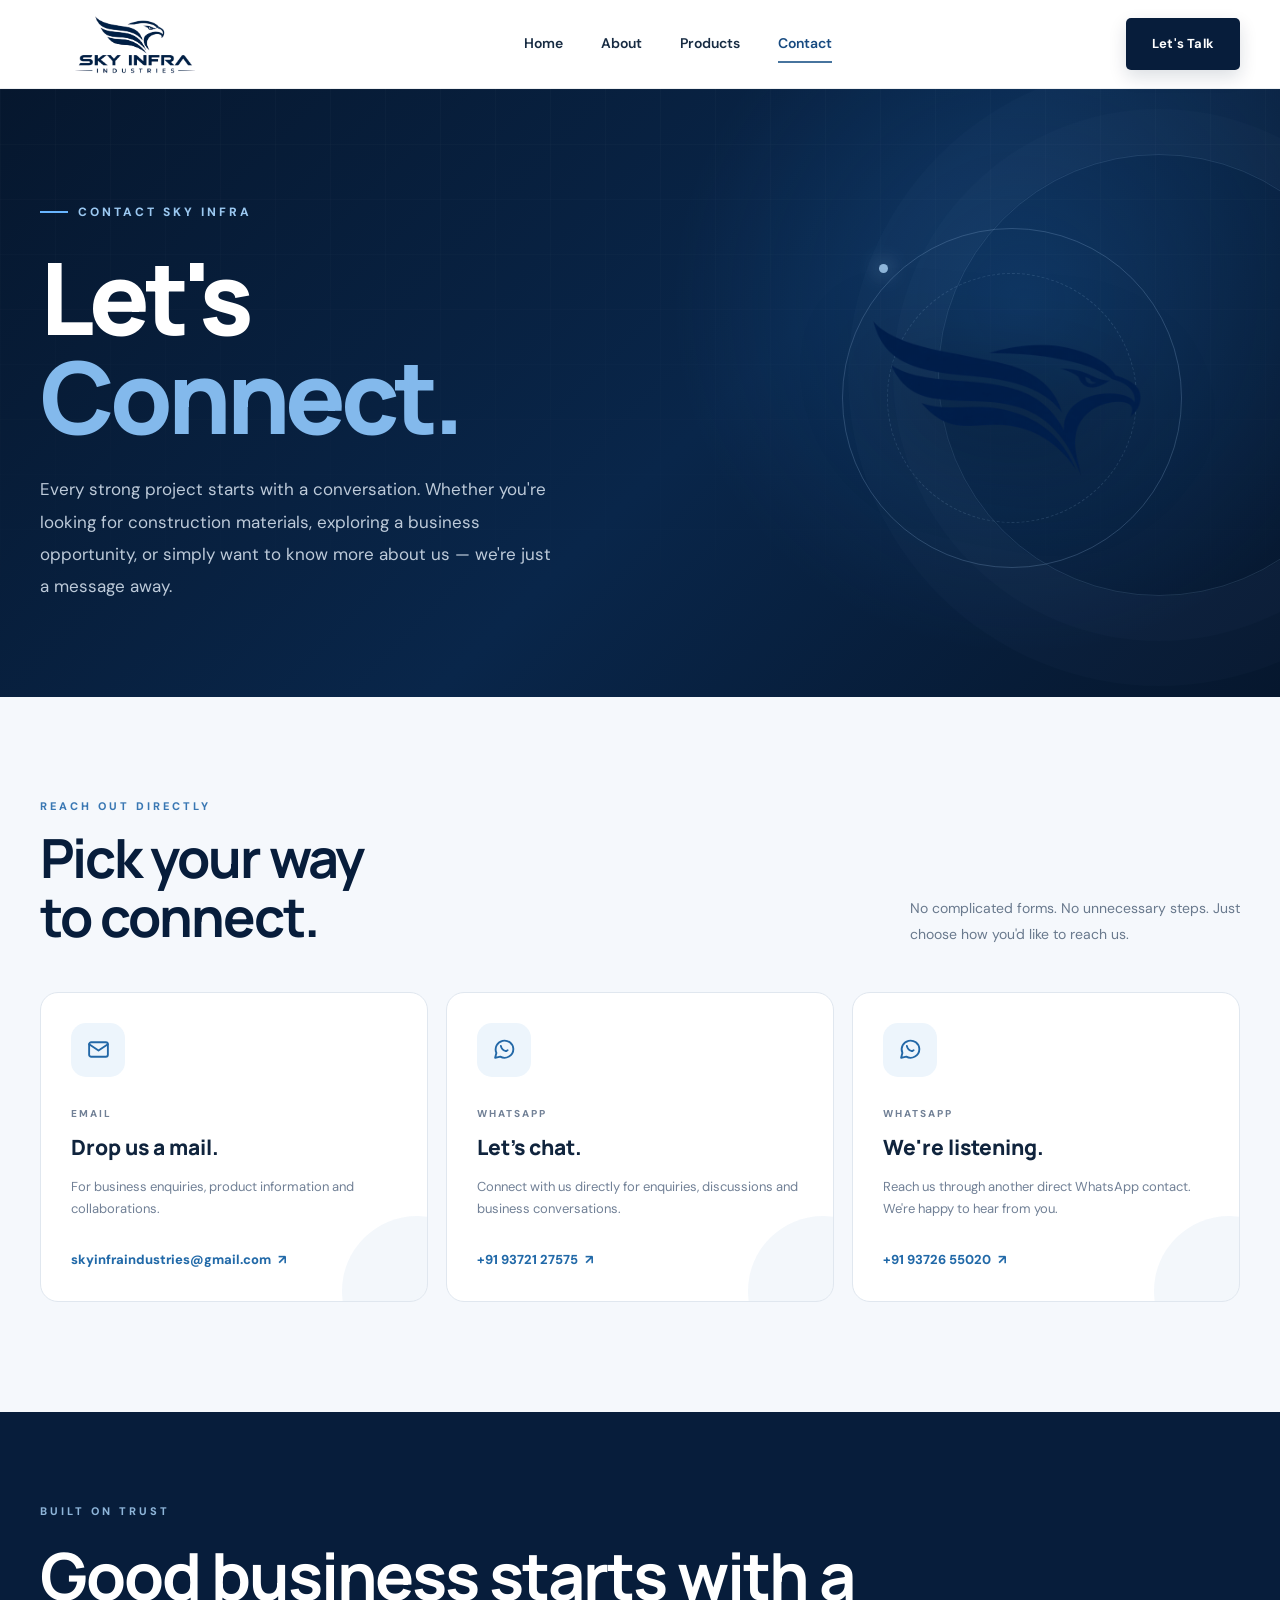
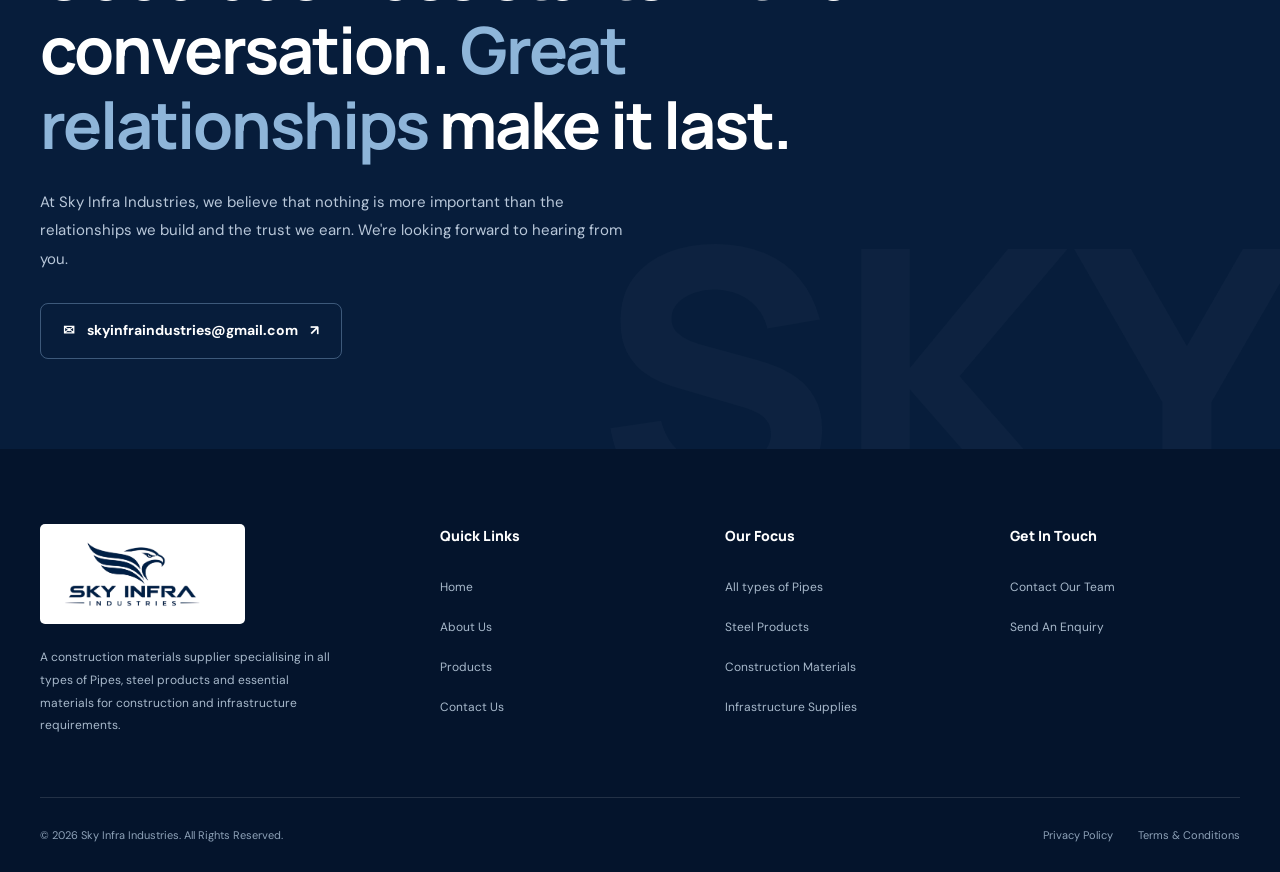
<file: contact.html>
<!DOCTYPE html>
<html lang="en">
<head>
    <meta charset="UTF-8">
    <meta name="viewport" content="width=device-width, initial-scale=1.0">

    <title>Contact Us | Sky Infra Industries</title>
    <meta name="description" content="Contact Sky Infra Industries for construction materials, PVC, HDPE pipes, all types of pipes, steel products, product enquiries and business opportunities.">
    <meta name="robots" content="index, follow">
    <link rel="canonical" href="https://skyinfraindustries.com/contact.html">

    <meta property="og:title" content="Contact Sky Infra Industries">
    <meta property="og:description" content="Let's build something solid. Get in touch with Sky Infra Industries.">
    <meta property="og:url" content="https://skyinfraindustries.com/contact.html">
    <meta property="og:type" content="website">
    <meta property="og:image" content="https://skyinfraindustries.com/images/sky-infra-logo.png">

<!-- ==================================================
         STRUCTURED DATA: ORGANIZATION
    =================================================== -->

    <script type="application/ld+json">

    {
        "@context": "https://schema.org",
        "@type": "Organization",
        "name": "Sky Infra Industries",
        "url": "https://skyinfraindustries.com/",
        "logo": "https://skyinfraindustries.com/images/logo.png",
        "description": "Sky Infra Industries is a construction material supplier specialising in PVC pipes, HDPE pipes, Steel Pipes, All types of Pipes and a broad range of construction materials and raw materials.",
        "founder": [
            {
                "@type": "Person",
                "name": "Arjun Sharma"
            },
            {
                "@type": "Person",
                "name": "Anirudh Prakash"
            }
        ],
        "knowsAbout": [
            "Construction Materials",
            "PVC Pipes",
            "HDPE Pipes",
            "Steel Pipes",
            "All types of Pipes",
            "Steel Products",
            "Construction Raw Materials"
        ]
    }

    </script>

    <!-- FAVICONS -->
    <link rel="icon" href="favicon.ico" sizes="any">
    <link rel="icon" type="image/png" sizes="16x16" href="favicon-16x16.png">
    <link rel="icon" type="image/png" sizes="32x32" href="favicon-32x32.png">
    <link rel="apple-touch-icon" href="apple-touch-icon.png">
    <link rel="icon" type="image/png" sizes="192x192" href="android-chrome-192x192.png">
    <link rel="icon" type="image/png" sizes="512x512" href="android-chrome-512x512.png">
    <link rel="manifest" href="site.webmanifest">

    <!-- FONTS -->
    <link rel="preconnect" href="https://fonts.googleapis.com">
    <link rel="preconnect" href="https://fonts.gstatic.com" crossorigin>
    <link href="https://fonts.googleapis.com/css2?family=DM+Sans:wght@400;500;600;700;800&family=Manrope:wght@400;500;600;700;800&display=swap" rel="stylesheet">

    <link rel="stylesheet" href="style.css">

    <style>
        /* =========================
           CONTACT PAGE
        ========================= */

        .contact-page {
            background: #06172e;
            color: #fff;
            overflow-x: clip;
        }

        .contact-page a {
            text-decoration: none;
        }

        .contact-page .site-header {
            background: #fff;
        }

        /* HERO */

        .contact-hero {
            position: relative;
            min-height: 590px;
            padding: 105px 0 95px;
            background:
                radial-gradient(circle at 80% 35%, rgba(36,112,190,.25), transparent 32%),
                linear-gradient(135deg,#06172e 0%,#09264a 55%,#06172e 100%);
            isolation: isolate;
        }

        .contact-hero::before {
            content: "";
            position: absolute;
            inset: 0;
            z-index: -1;
            opacity: .13;
            background-image:
                linear-gradient(rgba(255,255,255,.15) 1px,transparent 1px),
                linear-gradient(90deg,rgba(255,255,255,.15) 1px,transparent 1px);
            background-size: 55px 55px;
            mask-image: linear-gradient(to bottom,black,transparent);
        }

        .contact-hero::after {
            content: "";
            position: absolute;
            width: 440px;
            height: 440px;
            border: 1px solid rgba(142,181,217,.16);
            border-radius: 50%;
            right: -100px;
            top: 65px;
            box-shadow:
                0 0 0 45px rgba(142,181,217,.025),
                0 0 0 90px rgba(142,181,217,.025);
            z-index: -1;
        }

        .contact-hero-inner {
            display: grid;
            grid-template-columns: 1.2fr .8fr;
            align-items: center;
            gap: 60px;
        }

        .contact-eyebrow {
            display: inline-flex;
            align-items: center;
            gap: 10px;
            color: #9bc8f1;
            font-size: 12px;
            font-weight: 800;
            letter-spacing: 3px;
            text-transform: uppercase;
            margin-bottom: 25px;
        }

        .contact-eyebrow::before {
            content: "";
            width: 28px;
            height: 2px;
            background: #68b5ff;
        }

        .contact-hero h1 {
            font-family: 'Manrope',sans-serif;
            font-size: clamp(54px,8vw,100px);
            line-height: .99;
            letter-spacing: -5px;
            font-weight: 800;
            margin-bottom: 28px;
        }

        .contact-hero h1 span {
            display: block;
            color: #83b9ec;
        }

        .contact-hero-copy {
            max-width: 520px;
            color: #bdcad9;
            font-size: 17px;
            line-height: 1.9;
        }

        .contact-hero-visual {
            min-height: 340px;
            display: flex;
            align-items: center;
            justify-content: center;
            position: relative;
        }

        .contact-eagle {
            width: min(100%,340px);
            max-height: 300px;
            object-fit: contain;
            filter: drop-shadow(0 20px 45px rgba(0,0,0,.35));
            animation: eagleFloat 5s ease-in-out infinite;
        }

        .contact-orbit {
            position: absolute;
            width: 340px;
            height: 340px;
            border: 1px solid rgba(142,181,217,.25);
            border-radius: 50%;
            animation: orbitSpin 22s linear infinite;
        }

        .contact-orbit::before {
            content: "";
            position: absolute;
            top: 35px;
            left: 36px;
            width: 9px;
            height: 9px;
            background: #8eb5d9;
            border-radius: 50%;
            box-shadow: 0 0 20px #8eb5d9;
        }

        .contact-orbit-inner {
            position: absolute;
            width: 250px;
            height: 250px;
            border: 1px dashed rgba(142,181,217,.18);
            border-radius: 50%;
        }

        @keyframes eagleFloat {
            0%,100% { transform: translateY(0); }
            50% { transform: translateY(-13px); }
        }

        @keyframes orbitSpin {
            to { transform: rotate(360deg); }
        }

        /* CONTACT CARDS */

        .contact-main {
            padding: 100px 0 110px;
            background: #f5f8fc;
            color: #10243d;
        }

        .contact-section-heading {
            display: flex;
            justify-content: space-between;
            align-items: end;
            gap: 30px;
            margin-bottom: 45px;
        }

        .contact-section-heading .eyebrow {
            color: #3977b3;
            font-size: 11px;
            letter-spacing: 3px;
            font-weight: 800;
            text-transform: uppercase;
            margin-bottom: 12px;
        }

        .contact-section-heading h2 {
            font-family: 'Manrope',sans-serif;
            font-size: clamp(34px,5vw,54px);
            line-height: 1.1;
            letter-spacing: -2px;
            color: #071d3b;
        }

        .contact-section-heading p {
            max-width: 330px;
            color: #69798d;
            font-size: 14px;
            line-height: 1.8;
        }

        .contact-methods {
            display: grid;
            grid-template-columns: repeat(3,minmax(0,1fr));
            gap: 18px;
        }

        .contact-method {
            position: relative;
            display: flex;
            flex-direction: column;
            min-height: 310px;
            padding: 30px;
            border: 1px solid #e0e7ef;
            border-radius: 18px;
            background: #fff;
            color: #10243d;
            overflow: hidden;
            transition: transform .35s ease,box-shadow .35s ease,border-color .35s ease;
        }

        .contact-method:hover {
            transform: translateY(-9px);
            border-color: #a9c9e8;
            box-shadow: 0 22px 55px rgba(7,29,59,.11);
        }

        .contact-method::after {
            content: "";
            position: absolute;
            width: 150px;
            height: 150px;
            right: -65px;
            bottom: -65px;
            border-radius: 50%;
            background: rgba(47,117,182,.055);
            transition: transform .4s ease;
            pointer-events: none;
        }

        .contact-method:hover::after {
            transform: scale(1.6);
        }

        .contact-icon {
            width: 54px;
            height: 54px;
            display: grid;
            place-items: center;
            border-radius: 15px;
            background: #edf5fc;
            color: #2368a7;
            margin-bottom: 28px;
        }

        .contact-icon svg {
            width: 25px;
            height: 25px;
            fill: none;
            stroke: currentColor;
            stroke-width: 1.8;
            stroke-linecap: round;
            stroke-linejoin: round;
        }

        .contact-method small {
            color: #718096;
            font-size: 10px;
            font-weight: 800;
            letter-spacing: 2px;
            text-transform: uppercase;
            margin-bottom: 8px;
        }

        .contact-method h3 {
            font-family: 'Manrope',sans-serif;
            font-size: 21px;
            font-weight: 800;
            margin-bottom: 10px;
        }

        .contact-method p {
            color: #718096;
            font-size: 13px;
            line-height: 1.7;
            margin-bottom: 18px;
        }

        .contact-detail {
            position: relative;
            z-index: 1;
            display: inline-flex;
            align-items: center;
            gap: 7px;
            margin-top: auto;
            color: #2169a8;
            font-size: 13px;
            font-weight: 800;
            overflow-wrap: anywhere;
            word-break: break-word;
        }

        .contact-detail span {
            flex-shrink: 0;
            transition: transform .25s ease;
        }

        .contact-method:hover .contact-detail span {
            transform: translate(4px,-3px);
        }

        /* BOTTOM STATEMENT */

        .contact-statement {
            padding: 90px 0;
            background: #071d3b;
            position: relative;
            overflow: hidden;
        }

        .contact-statement::before {
            content: "SKY";
            position: absolute;
            right: -20px;
            bottom: -100px;
            color: rgba(255,255,255,.025);
            font-family: 'Manrope',sans-serif;
            font-size: clamp(180px,28vw,390px);
            font-weight: 800;
            line-height: 1;
            pointer-events: none;
        }

        .contact-statement-inner {
            position: relative;
            z-index: 1;
            max-width: 850px;
        }

        .contact-statement .eyebrow {
            color: #8eb5d9;
            font-size: 11px;
            font-weight: 800;
            letter-spacing: 3px;
            text-transform: uppercase;
            margin-bottom: 18px;
        }

        .contact-statement h2 {
            font-family: 'Manrope',sans-serif;
            font-size: clamp(35px,6vw,65px);
            line-height: 1.15;
            letter-spacing: -2px;
            margin-bottom: 25px;
        }

        .contact-statement h2 span {
            color: #8eb5d9;
        }

        .contact-statement p {
            max-width: 600px;
            color: #b8c7d9;
            line-height: 1.9;
            font-size: 15px;
        }

        .contact-email-link {
            display: inline-flex;
            align-items: center;
            gap: 12px;
            margin-top: 30px;
            padding: 15px 22px;
            border: 1px solid rgba(142,181,217,.4);
            border-radius: 8px;
            color: #fff;
            font-size: 14px;
            font-weight: 700;
            transition: background .3s ease,border-color .3s ease;
            overflow-wrap: anywhere;
        }

        .contact-email-link:hover {
            background: rgba(142,181,217,.13);
            border-color: #8eb5d9;
        }

        /* FOOTER */

        .contact-page .site-footer {
            background: #04142c;
        }

        /* RESPONSIVE */

        @media(max-width:900px) {
            .contact-hero-inner {
                grid-template-columns: 1fr .7fr;
                gap: 20px;
            }

            .contact-hero h1 {
                font-size: clamp(54px,8vw,76px);
            }

            .contact-orbit {
                width: 270px;
                height: 270px;
            }

            .contact-orbit-inner {
                width: 195px;
                height: 195px;
            }

            .contact-methods {
                grid-template-columns: 1fr 1fr;
            }

            .contact-method:first-child {
                grid-column: span 2;
            }
        }

        @media(max-width:650px) {
            .contact-hero {
                padding: 80px 0 65px;
                min-height: auto;
            }

            .contact-hero-inner {
                grid-template-columns: 1fr;
                gap: 25px;
            }

            .contact-hero h1 {
                font-size: clamp(54px,14vw,78px);
                letter-spacing: -3px;
            }

            .contact-hero-copy {
                font-size: 15px;
            }

            .contact-hero-visual {
                min-height: 240px;
            }

            .contact-eagle {
                max-height: 210px;
                width: 230px;
            }

            .contact-orbit {
                width: 235px;
                height: 235px;
            }

            .contact-orbit-inner {
                width: 170px;
                height: 170px;
            }

            .contact-main {
                padding: 70px 0;
            }

            .contact-section-heading {
                display: block;
            }

            .contact-section-heading p {
                margin-top: 15px;
            }

            .contact-methods {
                grid-template-columns: 1fr;
            }

            .contact-method:first-child {
                grid-column: auto;
            }

            .contact-method {
                min-height: 270px;
            }

            .contact-statement {
                padding: 70px 0;
            }

            .contact-email-link {
                font-size: 12px;
                padding: 13px 15px;
                gap: 8px;
            }
        }

        @media(prefers-reduced-motion:reduce) {
            .contact-eagle,
            .contact-orbit {
                animation: none;
            }

            .contact-method,
            .contact-detail span {
                transition: none;
            }
        }
    </style>
</head>

<body class="contact-page">

    <!-- HEADER -->
    <header class="site-header">
        <div class="container header-container">

            <a href="index.html" class="brand-logo">
                <img src="images/sky-infra-logo.png" alt="Sky Infra Industries">
            </a>

            <button class="mobile-menu-toggle"
                    id="mobile-menu-toggle"
                    aria-label="Open navigation"
                    aria-expanded="false"
                    aria-controls="primary-navigation">
                <span></span>
                <span></span>
                <span></span>
            </button>

            <nav class="main-navigation" id="primary-navigation">
                <a href="index.html" class="nav-link">Home</a>
                <a href="about.html" class="nav-link">About</a>
                <a href="products.html" class="nav-link">Products</a>
                <a href="contact.html" class="nav-link active">Contact</a>
            </nav>

            <a href="mailto:skyinfraindustries@gmail.com"
               class="btn btn-primary header-cta">
                Let's Talk
            </a>

        </div>
    </header>


    <main>

        <!-- HERO -->
        <section class="contact-hero">
            <div class="container contact-hero-inner">

                <div class="contact-hero-content">

                    <div class="contact-eyebrow">
                        CONTACT SKY INFRA
                    </div>

                    <h1>
                        Let's
                        <span>Connect.</span>
                    </h1>

                    <p class="contact-hero-copy">
                        Every strong project starts with a conversation.
                        Whether you're looking for construction materials,
                        exploring a business opportunity, or simply want to
                        know more about us — we're just a message away.
                    </p>

                </div>

                <div class="contact-hero-visual">
                    <div class="contact-orbit"></div>
                    <div class="contact-orbit-inner"></div>

                    <img
                        src="images/sky-infra-eagle.png"
                        alt="Sky Infra Industries eagle emblem"
                        class="contact-eagle">
                </div>

            </div>
        </section>


        <!-- CONTACT OPTIONS -->
        <section class="contact-main">
            <div class="container">

                <div class="contact-section-heading">

                    <div>
                        <div class="eyebrow">REACH OUT DIRECTLY</div>
                        <h2>Pick your way<br>to connect.</h2>
                    </div>

                    <p>
                        No complicated forms. No unnecessary steps.
                        Just choose how you'd like to reach us.
                    </p>

                </div>


                <div class="contact-methods">

                    <!-- EMAIL CARD -->
                    <div class="contact-method">

                        <div class="contact-icon">
                            <svg viewBox="0 0 24 24">
                                <rect x="3" y="5" width="18" height="14" rx="2"></rect>
                                <path d="m3 7 9 6 9-6"></path>
                            </svg>
                        </div>

                        <small>EMAIL</small>

                        <h3>Drop us a mail.</h3>

                        <p>
                            For business enquiries, product information
                            and collaborations.
                        </p>

                        <a class="contact-detail"
                           href="mailto:skyinfraindustries@gmail.com?subject=Business%20Enquiry%20-%20Sky%20Infra%20Industries">
                            skyinfraindustries@gmail.com
                            <span>↗</span>
                        </a>

                    </div>


                    <!-- WHATSAPP CARD 1 -->
                    <div class="contact-method">

                        <div class="contact-icon">
                            <svg viewBox="0 0 24 24">
                                <path d="M20.5 11.5a8.5 8.5 0 0 1-12.6 7.4L3 20l1.2-4.7A8.5 8.5 0 1 1 20.5 11.5Z"></path>
                                <path d="M8.5 8.5c.5 2.5 2.5 4.5 5 5"></path>
                                <path d="m13.5 13.5 1.5-.8"></path>
                            </svg>
                        </div>

                        <small>WHATSAPP</small>

                        <h3>Let's chat.</h3>

                        <p>
                            Connect with us directly for enquiries,
                            discussions and business conversations.
                        </p>

                        <!-- Replace the placeholder in BOTH places -->
                        <a class="contact-detail"
                           href="https://wa.me/919372127575"
                           target="_blank"
                           rel="noopener noreferrer">
                            +91 93721 27575
                            <span>↗</span>
                        </a>

                    </div>


                    <!-- WHATSAPP CARD 2 -->
                    <div class="contact-method">

                        <div class="contact-icon">
                            <svg viewBox="0 0 24 24">
                                <path d="M20.5 11.5a8.5 8.5 0 0 1-12.6 7.4L3 20l1.2-4.7A8.5 8.5 0 1 1 20.5 11.5Z"></path>
                                <path d="M8.5 8.5c.5 2.5 2.5 4.5 5 5"></path>
                                <path d="m13.5 13.5 1.5-.8"></path>
                            </svg>
                        </div>

                        <small>WHATSAPP</small>

                        <h3>We're listening.</h3>

                        <p>
                            Reach us through another direct WhatsApp
                            contact. We're happy to hear from you.
                        </p>

                        <!-- Replace the placeholder in BOTH places -->
                        <a class="contact-detail"
                           href="https://wa.me/919372655020"
                           target="_blank"
                           rel="noopener noreferrer">
                            +91 93726 55020
                            <span>↗</span>
                        </a>

                    </div>

                </div>
            </div>
        </section>


        <!-- BRAND STATEMENT -->
        <section class="contact-statement">
            <div class="container">

                <div class="contact-statement-inner">

                    <div class="eyebrow">BUILT ON TRUST</div>

                    <h2>
                        Good business starts
                        with a conversation.
                        <span>Great relationships</span>
                        make it last.
                    </h2>

                    <p>
                        At Sky Infra Industries, we believe that nothing is
                        more important than the relationships we build and
                        the trust we earn. We're looking forward to hearing
                        from you.
                    </p>

                    <a href="mailto:skyinfraindustries@gmail.com"
                       class="contact-email-link">
                        <span>✉</span>
                        skyinfraindustries@gmail.com
                        <span>↗</span>
                    </a>

                </div>
            </div>
        </section>

    </main>


    <!-- =====================================
         FOOTER
    ====================================== -->

    <footer class="site-footer">


        <div class="container">


            <div class="footer-main">


                <!-- FOOTER BRAND -->

                <div class="footer-brand">

                    <a href="index.html" aria-label="Sky Infra Industries Home">

                        <img
                            src="images/sky-infra-logo.png"
                            alt="Sky Infra Industries"
                            width="240"
                            height="120"
                            loading="lazy"
                        >

                    </a>


                    <p>

                        A construction materials supplier
                        specialising in all types of Pipes, steel products
                        and essential materials for construction
                        and infrastructure requirements.

                    </p>

                </div>



                <!-- QUICK LINKS -->

                <div class="footer-column">

                    <h3>
                        Quick Links
                    </h3>


                    <ul>

                        <li>
                            <a href="index.html">Home</a>
                        </li>

                        <li>
                            <a href="about.html">About Us</a>
                        </li>

                        <li>
                            <a href="products.html">Products</a>
                        </li>

                        <li>
                            <a href="contact.html">Contact Us</a>
                        </li>

                    </ul>

                </div>



                <!-- PRODUCT LINKS -->

                <div class="footer-column">

                    <h3>
                        Our Focus
                    </h3>


                    <ul>

                        <li>
                            <a href="products.html">All types of Pipes</a>
                        </li>

                        <li>
                            <a href="products.html">Steel Products</a>
                        </li>

                        <li>
                            <a href="products.html">Construction Materials</a>
                        </li>

                        <li>
                            <a href="products.html">Infrastructure Supplies</a>
                        </li>

                    </ul>

                </div>



                <!-- CONTACT -->

                <div class="footer-column">

                    <h3>
                        Get In Touch
                    </h3>


                    <ul>

                        <li>
                            <a href="contact.html">
                                Contact Our Team
                            </a>
                        </li>

                        <li>
                            <a href="contact.html">
                                Send An Enquiry
                            </a>
                        </li>

                    </ul>

                </div>


            </div>



            <!-- FOOTER BOTTOM -->

            <div class="footer-bottom">


                <p>

                    &copy; <span id="current-year">2026</span>
                    Sky Infra Industries.

                    All Rights Reserved.

                </p>


                <div class="footer-legal-links">

                    <a href="privacy-policy.html">
                        Privacy Policy
                    </a>

                    <a href="terms-and-conditions.html">
                        Terms & Conditions
                    </a>

                </div>


            </div>


        </div>

    </footer>



    <!-- =====================================
         BACK TO TOP BUTTON
    ====================================== -->

    <a
        href="#top"
        class="back-to-top"
        aria-label="Back to top"
    >

        ↑

    </a>



    <!-- =====================================
         JAVASCRIPT
    ====================================== -->

    <script src="script.js" defer></script>


</body>

</html>
</file>
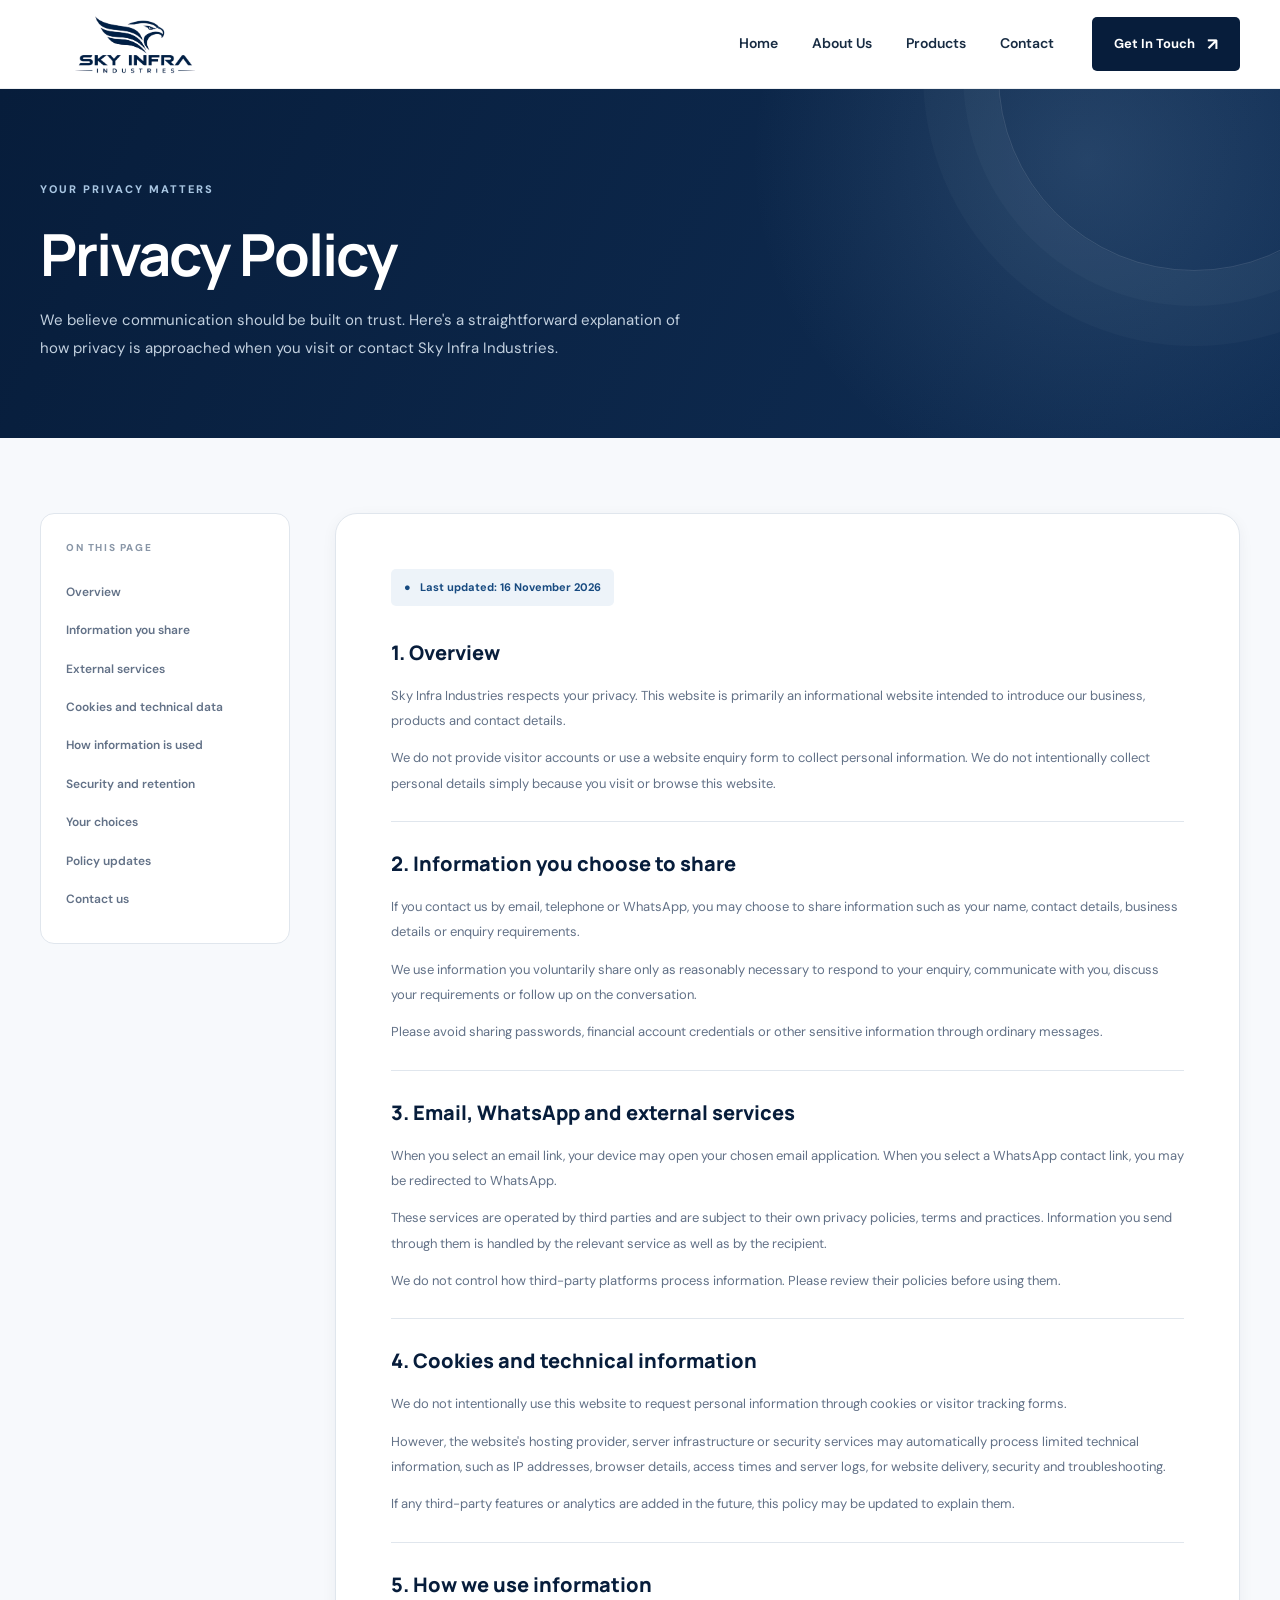
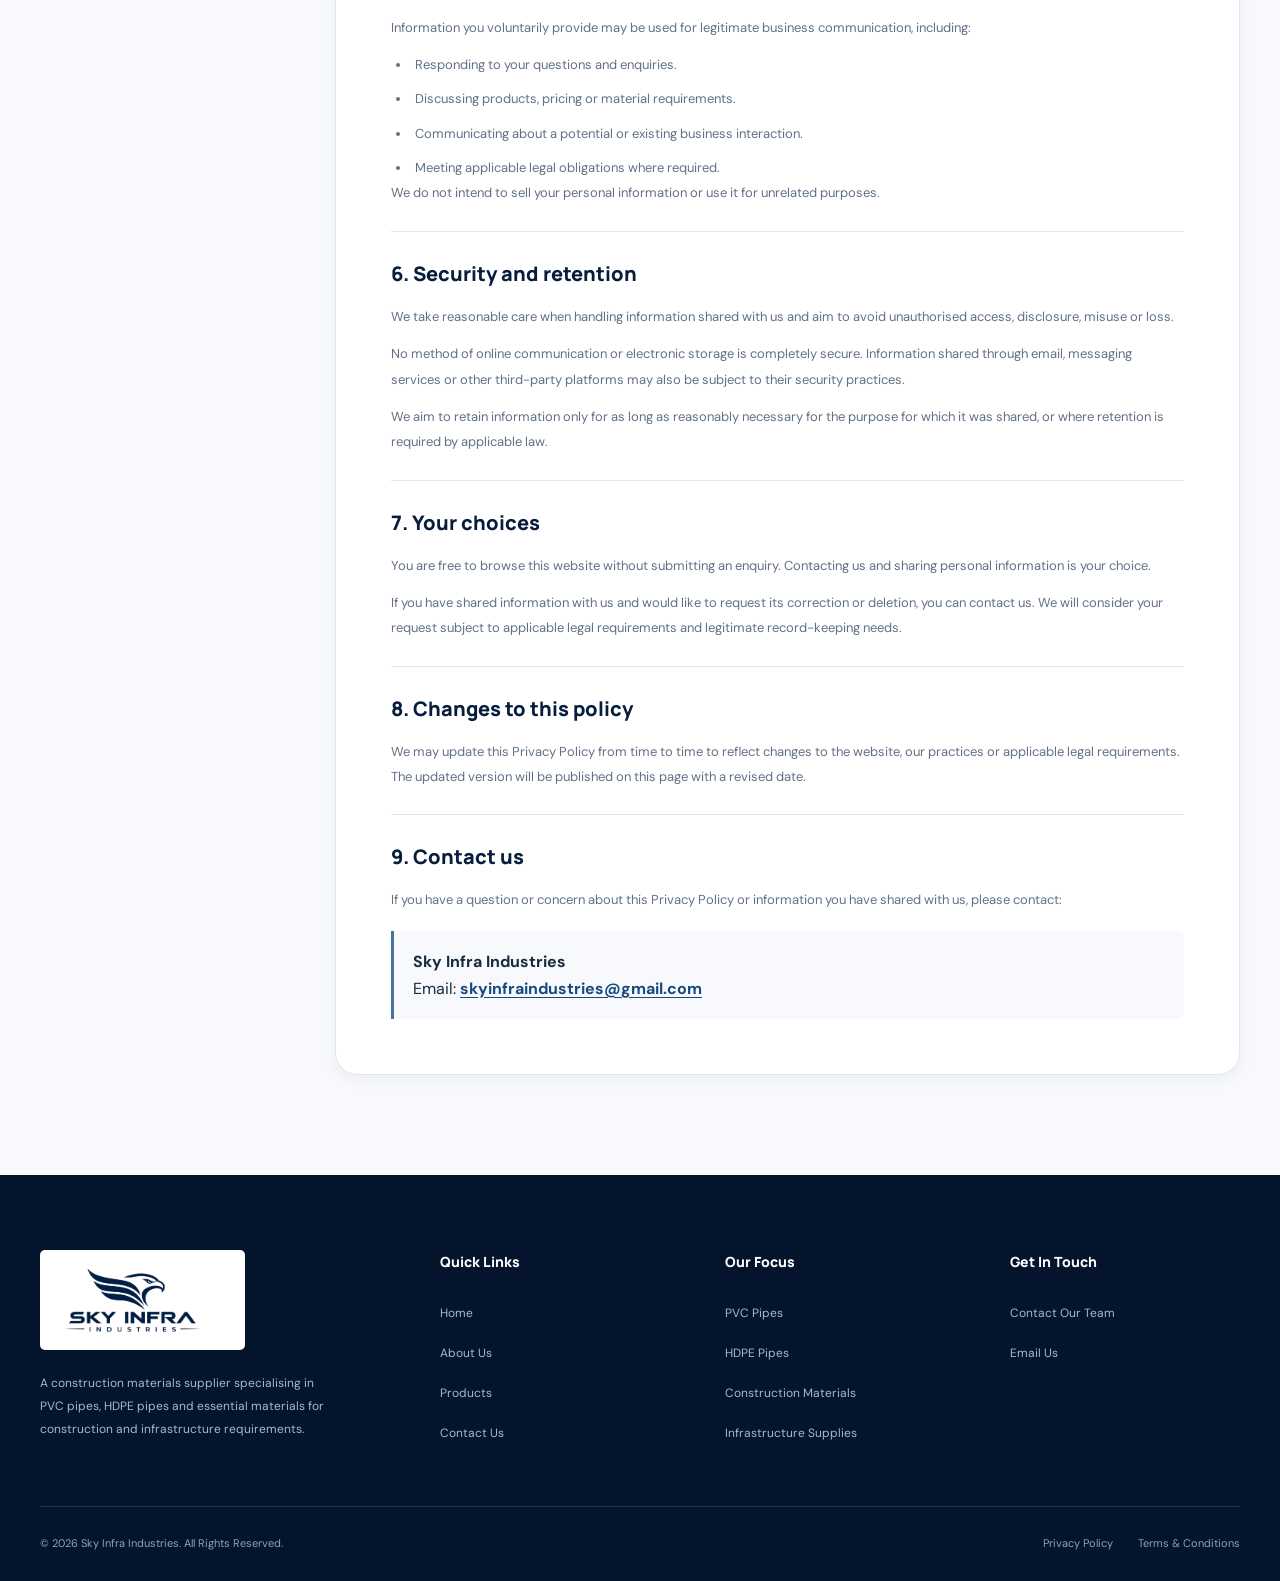
<file: privacy-policy.html>
<!DOCTYPE html>
<html lang="en-IN">
<head>
    <meta charset="UTF-8">
    <meta name="viewport" content="width=device-width, initial-scale=1.0">
    <meta name="theme-color" content="#071d3b">
    <meta name="author" content="Sky Infra Industries">
    <meta name="robots" content="index, follow">

    <title>Privacy Policy | Sky Infra Industries</title>
    <meta name="description" content="Read the Privacy Policy of Sky Infra Industries to understand how information shared with us and information processed through our website is handled.">
    <link rel="canonical" href="https://skyinfraindustries.com/privacy-policy.html">

    <!-- Favicons -->
    <link rel="icon" href="favicon.ico" sizes="any">
    <link rel="icon" type="image/png" sizes="16x16" href="favicon-16x16.png">
    <link rel="icon" type="image/png" sizes="32x32" href="favicon-32x32.png">
    <link rel="apple-touch-icon" href="apple-touch-icon.png">
    <link rel="icon" type="image/png" sizes="192x192" href="android-chrome-192x192.png">
    <link rel="icon" type="image/png" sizes="512x512" href="android-chrome-512x512.png">
    <link rel="manifest" href="site.webmanifest">

    <!-- Fonts -->
    <link rel="preconnect" href="https://fonts.googleapis.com">
    <link rel="preconnect" href="https://fonts.gstatic.com" crossorigin>
    <link href="https://fonts.googleapis.com/css2?family=DM+Sans:wght@400;500;600;700;800&family=Manrope:wght@400;500;600;700;800&display=swap" rel="stylesheet">

    <link rel="stylesheet" href="style.css">

    <style>
        .legal-hero {
            position: relative;
            overflow: hidden;
            isolation: isolate;
            padding: 85px 0 75px;
            background:
                radial-gradient(circle at 85% 20%, rgba(142,181,217,.18), transparent 30%),
                linear-gradient(115deg, #071d3b, #102e55);
            color: #fff;
        }

        .legal-hero::after {
            content: "";
            position: absolute;
            z-index: -1;
            width: 390px;
            height: 390px;
            right: -110px;
            top: -210px;
            border: 1px solid rgba(255,255,255,.12);
            border-radius: 50%;
            box-shadow: 0 0 0 35px rgba(255,255,255,.025),
                        0 0 0 75px rgba(255,255,255,.025);
        }

        .legal-hero .section-eyebrow {
            color: #a9c6e2;
        }

        .legal-hero h1 {
            margin-top: 20px;
            font-family: var(--font-heading);
            font-size: clamp(38px, 6vw, 58px);
            line-height: 1.15;
            letter-spacing: -2px;
        }

        .legal-hero p {
            max-width: 650px;
            margin-top: 18px;
            color: #c2d0df;
            font-size: 15px;
            line-height: 1.9;
        }

        .legal-main {
            padding: 75px 0 100px;
            background: var(--off-white);
        }

        .legal-layout {
            display: grid;
            grid-template-columns: 250px minmax(0, 1fr);
            align-items: start;
            gap: 45px;
        }

        .legal-sidebar {
            position: sticky;
            top: 115px;
            padding: 25px;
            background: #fff;
            border: 1px solid var(--border);
            border-radius: var(--radius-md);
        }

        .legal-sidebar span {
            display: block;
            margin-bottom: 17px;
            color: var(--muted);
            font-size: 10px;
            font-weight: 800;
            letter-spacing: 1.6px;
            text-transform: uppercase;
        }

        .legal-sidebar a {
            display: block;
            padding: 9px 0;
            color: var(--text-light);
            font-size: 12px;
            font-weight: 600;
            transition: color var(--transition), transform var(--transition);
        }

        .legal-sidebar a:hover {
            color: var(--blue);
            transform: translateX(4px);
        }

        .legal-content {
            min-width: 0;
            padding: clamp(25px, 5vw, 55px);
            background: #fff;
            border: 1px solid var(--border);
            border-radius: var(--radius-lg);
            box-shadow: var(--shadow-sm);
        }

        .legal-updated {
            display: inline-flex;
            align-items: center;
            gap: 9px;
            margin-bottom: 30px;
            padding: 9px 13px;
            background: #edf3f9;
            border-radius: 5px;
            color: var(--blue);
            font-size: 11px;
            font-weight: 700;
        }

        .legal-content section {
            padding: 25px 0;
            border-bottom: 1px solid var(--border);
            scroll-margin-top: 115px;
        }

        .legal-content section:first-of-type {
            padding-top: 0;
        }

        .legal-content section:last-of-type {
            padding-bottom: 0;
            border-bottom: 0;
        }

        .legal-content h2 {
            margin-bottom: 13px;
            color: var(--navy);
            font-family: var(--font-heading);
            font-size: 20px;
            font-weight: 800;
        }

        .legal-content p,
        .legal-content li {
            color: var(--text-light);
            font-size: 13px;
            line-height: 1.95;
        }

        .legal-content p + p {
            margin-top: 12px;
        }

        .legal-content ul {
            display: grid;
            gap: 9px;
            margin: 12px 0 0;
            padding-left: 20px;
            list-style: disc;
        }

        .legal-content li {
            padding-left: 4px;
        }

        .legal-content a {
            color: var(--blue);
            font-weight: 700;
            text-decoration: underline;
            text-underline-offset: 3px;
        }

        .legal-note {
            margin-top: 18px;
            padding: 17px 19px;
            background: var(--off-white);
            border-left: 3px solid var(--steel);
            border-radius: 0 7px 7px 0;
        }

        @media (max-width: 800px) {
            .legal-layout {
                grid-template-columns: 1fr;
                gap: 20px;
            }

            .legal-sidebar {
                position: static;
            }

            .legal-sidebar nav {
                display: grid;
                grid-template-columns: repeat(2, 1fr);
                gap: 0 15px;
            }

            .legal-hero {
                padding: 65px 0;
            }

            .legal-main {
                padding: 50px 0 70px;
            }
        }

        @media (max-width: 500px) {
            .legal-sidebar nav {
                grid-template-columns: 1fr;
            }

            .legal-content {
                padding: 25px 21px;
                border-radius: 14px;
            }

            .legal-content h2 {
                font-size: 18px;
            }
        }
    </style>
</head>

<body>
    <a href="#main-content" class="skip-link">Skip to main content</a>

    <header class="site-header" id="top">
        <div class="container header-container">
            <a href="index.html" class="brand-logo" aria-label="Sky Infra Industries Home">
                <img src="images/sky-infra-logo.png" alt="Sky Infra Industries" width="260" height="130">
            </a>

            <button class="mobile-menu-toggle" id="mobile-menu-toggle" type="button"
                aria-label="Open navigation menu" aria-expanded="false" aria-controls="primary-navigation">
                <span></span><span></span><span></span>
            </button>

            <nav class="main-navigation" id="primary-navigation" aria-label="Main navigation">
                <ul class="nav-list">
                    <li><a href="index.html" class="nav-link">Home</a></li>
                    <li><a href="about.html" class="nav-link">About Us</a></li>
                    <li><a href="products.html" class="nav-link">Products</a></li>
                    <li><a href="contact.html" class="nav-link">Contact</a></li>
                </ul>
                <a href="contact.html" class="header-cta">Get In Touch <span aria-hidden="true">↗</span></a>
            </nav>
        </div>
    </header>

    <main id="main-content">
        <section class="legal-hero">
            <div class="container">
                <span class="section-eyebrow">YOUR PRIVACY MATTERS</span>
                <h1>Privacy Policy</h1>
                <p>
                    We believe communication should be built on trust.
                    Here's a straightforward explanation of how privacy
                    is approached when you visit or contact Sky Infra Industries.
                </p>
            </div>
        </section>

        <section class="legal-main">
            <div class="container legal-layout">

                <aside class="legal-sidebar">
                    <span>On this page</span>
                    <nav aria-label="Privacy policy sections">
                        <a href="#overview">Overview</a>
                        <a href="#information">Information you share</a>
                        <a href="#external-services">External services</a>
                        <a href="#cookies">Cookies and technical data</a>
                        <a href="#use">How information is used</a>
                        <a href="#security">Security and retention</a>
                        <a href="#your-choices">Your choices</a>
                        <a href="#changes">Policy updates</a>
                        <a href="#contact">Contact us</a>
                    </nav>
                </aside>

                <article class="legal-content">
                    <div class="legal-updated">
                        <span aria-hidden="true">●</span>
                        Last updated: 16 November 2026
                    </div>

                    <section id="overview">
                        <h2>1. Overview</h2>
                        <p>
                            Sky Infra Industries respects your privacy. This website is
                            primarily an informational website intended to introduce our
                            business, products and contact details.
                        </p>
                        <p>
                            We do not provide visitor accounts or use a website enquiry
                            form to collect personal information. We do not intentionally
                            collect personal details simply because you visit or browse
                            this website.
                        </p>
                    </section>

                    <section id="information">
                        <h2>2. Information you choose to share</h2>
                        <p>
                            If you contact us by email, telephone or WhatsApp, you may
                            choose to share information such as your name, contact details,
                            business details or enquiry requirements.
                        </p>
                        <p>
                            We use information you voluntarily share only as reasonably
                            necessary to respond to your enquiry, communicate with you,
                            discuss your requirements or follow up on the conversation.
                        </p>
                        <p>
                            Please avoid sharing passwords, financial account credentials
                            or other sensitive information through ordinary messages.
                        </p>
                    </section>

                    <section id="external-services">
                        <h2>3. Email, WhatsApp and external services</h2>
                        <p>
                            When you select an email link, your device may open your
                            chosen email application. When you select a WhatsApp contact
                            link, you may be redirected to WhatsApp.
                        </p>
                        <p>
                            These services are operated by third parties and are subject
                            to their own privacy policies, terms and practices. Information
                            you send through them is handled by the relevant service as
                            well as by the recipient.
                        </p>
                        <p>
                            We do not control how third-party platforms process
                            information. Please review their policies before using them.
                        </p>
                    </section>

                    <section id="cookies">
                        <h2>4. Cookies and technical information</h2>
                        <p>
                            We do not intentionally use this website to request personal
                            information through cookies or visitor tracking forms.
                        </p>
                        <p>
                            However, the website's hosting provider, server infrastructure
                            or security services may automatically process limited
                            technical information, such as IP addresses, browser details,
                            access times and server logs, for website delivery, security
                            and troubleshooting.
                        </p>
                        <p>
                            If any third-party features or analytics are added in the
                            future, this policy may be updated to explain them.
                        </p>
                    </section>

                    <section id="use">
                        <h2>5. How we use information</h2>
                        <p>
                            Information you voluntarily provide may be used for legitimate
                            business communication, including:
                        </p>
                        <ul>
                            <li>Responding to your questions and enquiries.</li>
                            <li>Discussing products, pricing or material requirements.</li>
                            <li>Communicating about a potential or existing business interaction.</li>
                            <li>Meeting applicable legal obligations where required.</li>
                        </ul>
                        <p>
                            We do not intend to sell your personal information or use it
                            for unrelated purposes.
                        </p>
                    </section>

                    <section id="security">
                        <h2>6. Security and retention</h2>
                        <p>
                            We take reasonable care when handling information shared
                            with us and aim to avoid unauthorised access, disclosure,
                            misuse or loss.
                        </p>
                        <p>
                            No method of online communication or electronic storage is
                            completely secure. Information shared through email,
                            messaging services or other third-party platforms may also
                            be subject to their security practices.
                        </p>
                        <p>
                            We aim to retain information only for as long as reasonably
                            necessary for the purpose for which it was shared, or where
                            retention is required by applicable law.
                        </p>
                    </section>

                    <section id="your-choices">
                        <h2>7. Your choices</h2>
                        <p>
                            You are free to browse this website without submitting an
                            enquiry. Contacting us and sharing personal information is
                            your choice.
                        </p>
                        <p>
                            If you have shared information with us and would like to
                            request its correction or deletion, you can contact us.
                            We will consider your request subject to applicable legal
                            requirements and legitimate record-keeping needs.
                        </p>
                    </section>

                    <section id="changes">
                        <h2>8. Changes to this policy</h2>
                        <p>
                            We may update this Privacy Policy from time to time to reflect
                            changes to the website, our practices or applicable legal
                            requirements. The updated version will be published on this
                            page with a revised date.
                        </p>
                    </section>

                    <section id="contact">
                        <h2>9. Contact us</h2>
                        <p>
                            If you have a question or concern about this Privacy Policy
                            or information you have shared with us, please contact:
                        </p>
                        <div class="legal-note">
                            <strong>Sky Infra Industries</strong><br>
                            Email:
                            <a href="mailto:skyinfraindustries@gmail.com">skyinfraindustries@gmail.com</a>
                        </div>
                    </section>
                </article>
            </div>
        </section>
    </main>

    <footer class="site-footer">
        <div class="container">
            <div class="footer-main">
                <div class="footer-brand">
                    <a href="index.html" aria-label="Sky Infra Industries Home">
                        <img src="images/sky-infra-logo.png" alt="Sky Infra Industries" width="240" height="120" loading="lazy">
                    </a>
                    <p>
                        A construction materials supplier specialising in PVC pipes,
                        HDPE pipes and essential materials for construction and
                        infrastructure requirements.
                    </p>
                </div>

                <div class="footer-column">
                    <h3>Quick Links</h3>
                    <ul>
                        <li><a href="index.html">Home</a></li>
                        <li><a href="about.html">About Us</a></li>
                        <li><a href="products.html">Products</a></li>
                        <li><a href="contact.html">Contact Us</a></li>
                    </ul>
                </div>

                <div class="footer-column">
                    <h3>Our Focus</h3>
                    <ul>
                        <li><a href="products.html">PVC Pipes</a></li>
                        <li><a href="products.html">HDPE Pipes</a></li>
                        <li><a href="products.html">Construction Materials</a></li>
                        <li><a href="products.html">Infrastructure Supplies</a></li>
                    </ul>
                </div>

                <div class="footer-column">
                    <h3>Get In Touch</h3>
                    <ul>
                        <li><a href="contact.html">Contact Our Team</a></li>
                        <li><a href="mailto:skyinfraindustries@gmail.com">Email Us</a></li>
                    </ul>
                </div>
            </div>

            <div class="footer-bottom">
                <p>&copy; <span id="current-year">2026</span> Sky Infra Industries. All Rights Reserved.</p>
                <div class="footer-legal-links">
                    <a href="privacy-policy.html" aria-current="page">Privacy Policy</a>
                    <a href="terms-and-conditions.html">Terms &amp; Conditions</a>
                </div>
            </div>
        </div>
    </footer>

    <a href="#top" class="back-to-top" aria-label="Back to top">↑</a>
    <script src="script.js" defer></script>
</body>
</html>
</file>
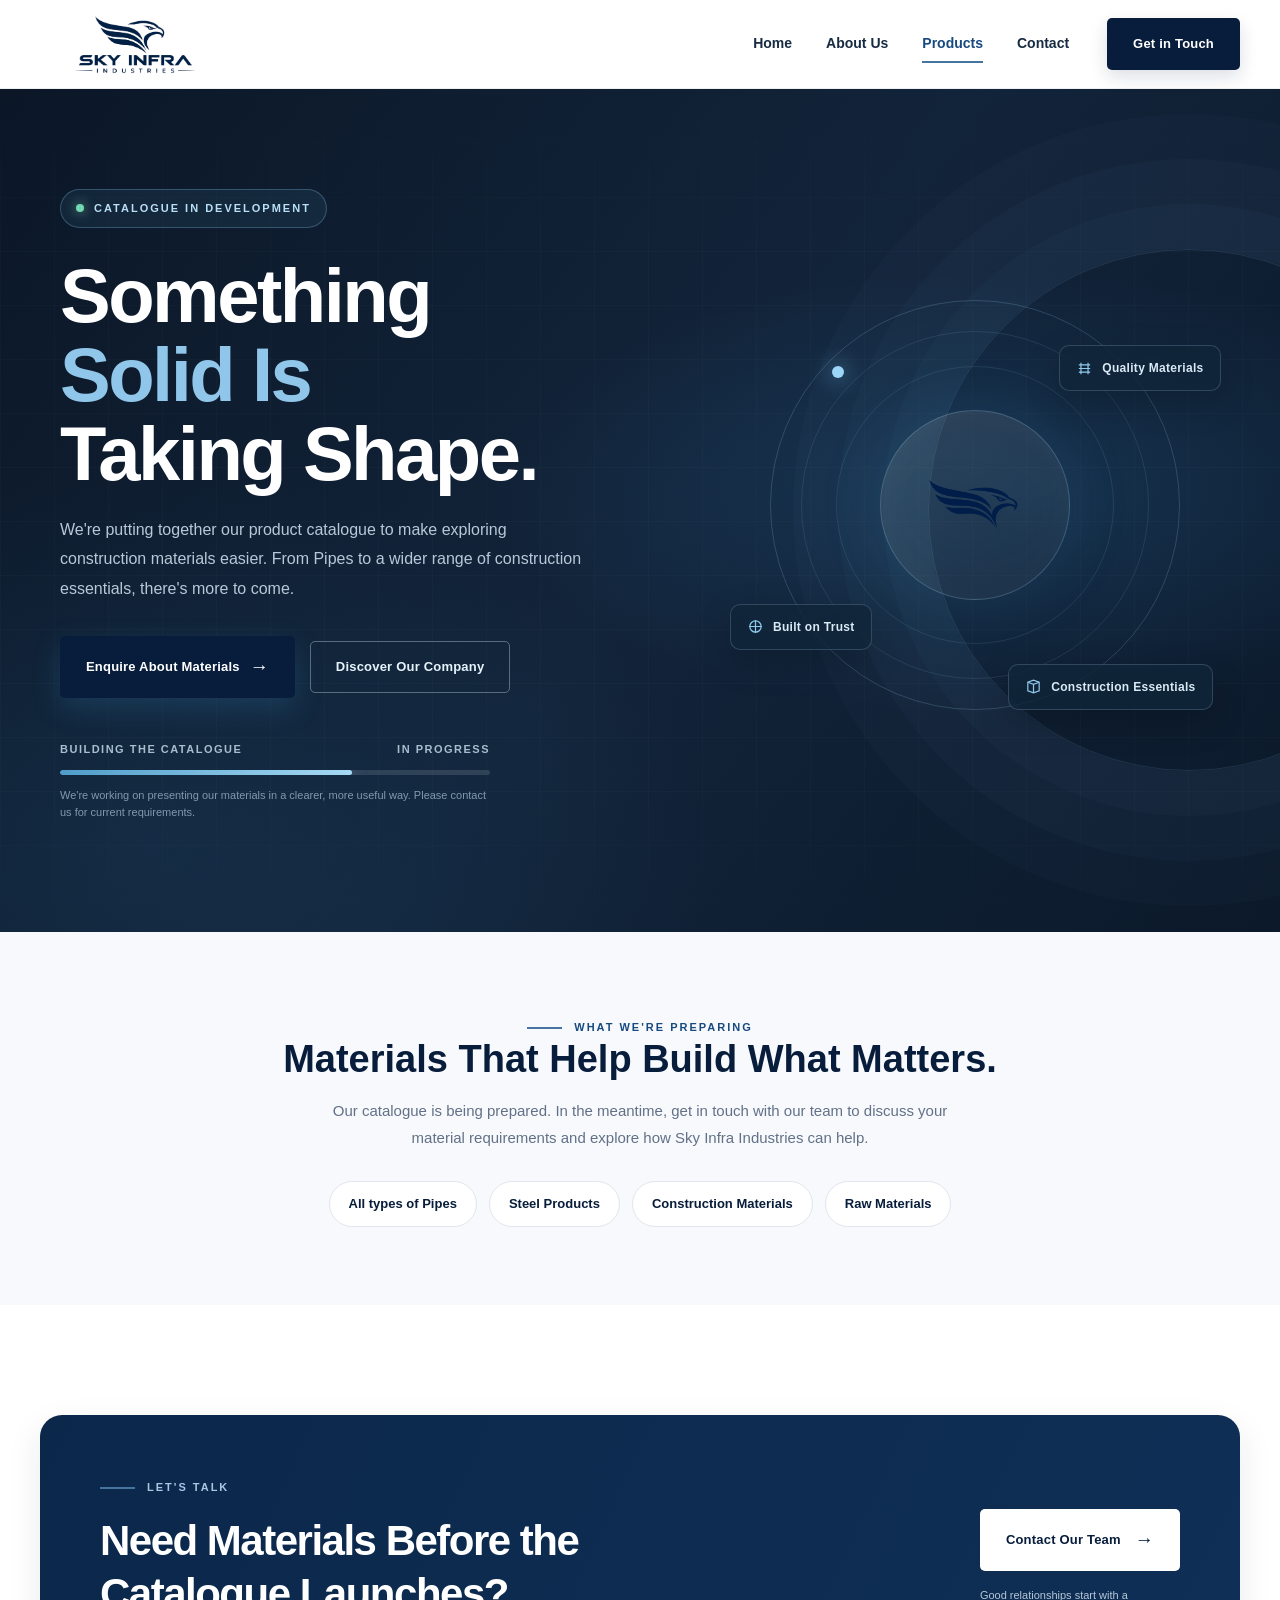
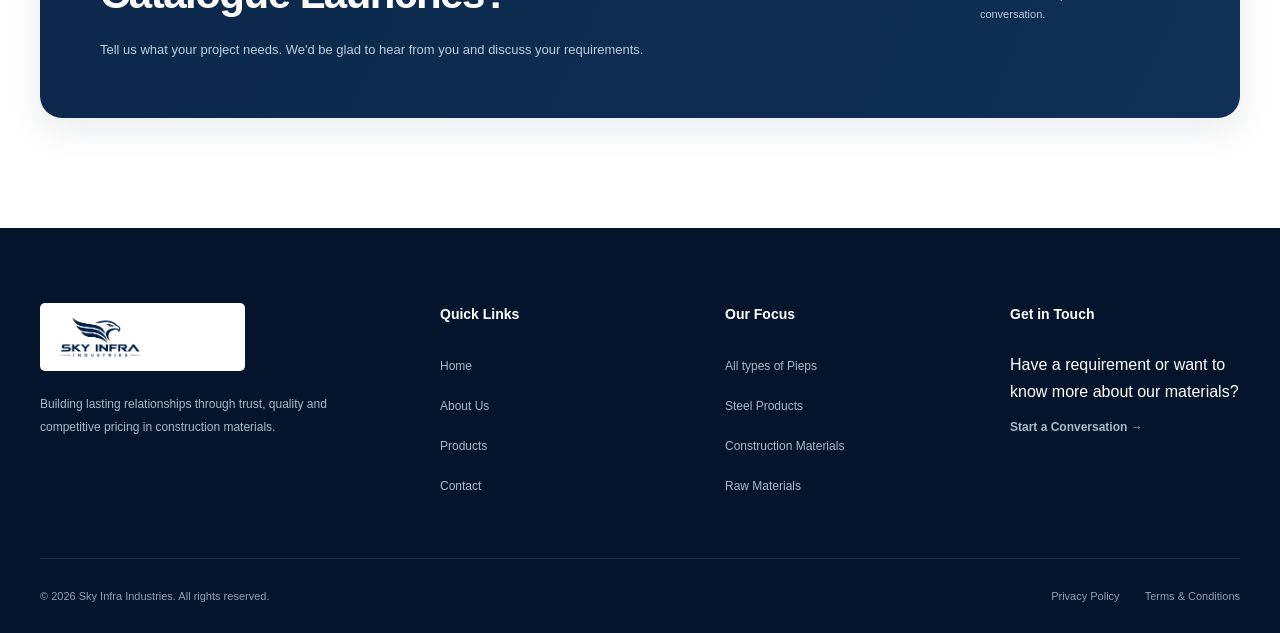
<file: products.html>
<!DOCTYPE html>
<html lang="en">
<head>
  <meta charset="UTF-8">
  <meta name="viewport" content="width=device-width, initial-scale=1.0">

  <title>Products & Materials | Sky Infra Industries</title>
  <meta name="description" content="Explore the upcoming product catalogue from Sky Infra Industries. We specialise in PVC pipes, HDPE pipes, Steel Pipes, All types of Pipes and construction materials. Contact us for your material requirements.">
  <meta name="robots" content="index, follow">
  <link rel="canonical" href="https://skyinfraindustries.com/products.html">

  <!-- Favicons -->
  <link rel="icon" href="images/favicon.ico">
  <link rel="icon" type="image/png" sizes="16x16" href="images/favicon-16x16.png">
  <link rel="icon" type="image/png" sizes="32x32" href="images/favicon-32x32.png">
  <link rel="apple-touch-icon" sizes="180x180" href="images/apple-touch-icon.png">
  <link rel="icon" type="image/png" sizes="192x192" href="images/android-chrome-192x192.png">
  <link rel="icon" type="image/png" sizes="512x512" href="images/android-chrome-512x512.png">
  <link rel="manifest" href="site.webmanifest">

  <!-- Social sharing -->
  <meta property="og:type" content="website">
  <meta property="og:title" content="Products & Materials | Sky Infra Industries">
  <meta property="og:description" content="Our product catalogue is taking shape. Get in touch with Sky Infra Industries for PVC pipes, HDPE pipes, Steel Pipes, All types of Pipes and construction materials.">
  <meta property="og:url" content="https://skyinfraindustries.com/products.html">
  <meta property="og:image" content="https://skyinfraindustries.com/images/sky-infra-logo.png">
  <meta name="twitter:card" content="summary_large_image">

  <meta name="theme-color" content="#101e30">

  <link rel="stylesheet" href="style.css">

  <style>
    /* =========================================
       PRODUCTS PAGE — UNDER CONSTRUCTION
    ========================================= */

    .products-stage {
      position: relative;
      min-height: 690px;
      display: flex;
      align-items: center;
      overflow: hidden;
      isolation: isolate;
      color: #fff;
      background:
        radial-gradient(ellipse at 78% 48%, rgba(45, 111, 166, .25), transparent 36%),
        radial-gradient(ellipse at 12% 90%, rgba(36, 91, 132, .2), transparent 35%),
        linear-gradient(125deg, #0b1727 0%, #12243a 52%, #0b192a 100%);
    }

    .products-stage::before {
      content: "";
      position: absolute;
      inset: 0;
      z-index: -1;
      opacity: .2;
      background-image:
        linear-gradient(rgba(255,255,255,.09) 1px, transparent 1px),
        linear-gradient(90deg, rgba(255,255,255,.09) 1px, transparent 1px);
      background-size: 54px 54px;
      mask-image: linear-gradient(to bottom, transparent, #000 18%, #000 85%, transparent);
      animation: blueprint-drift 24s linear infinite;
    }

    .products-stage::after {
      content: "";
      position: absolute;
      z-index: -1;
      width: 520px;
      height: 520px;
      right: -170px;
      top: 50%;
      border: 1px solid rgba(139, 190, 224, .14);
      border-radius: 50%;
      transform: translateY(-50%);
      box-shadow:
        0 0 0 45px rgba(139, 190, 224, .025),
        0 0 0 90px rgba(139, 190, 224, .025),
        0 0 0 135px rgba(139, 190, 224, .02);
      animation: orbit-pulse 7s ease-in-out infinite;
    }

    .products-inner {
      width: min(1160px, calc(100% - 48px));
      margin: 0 auto;
      padding: 100px 0 110px;
      display: grid;
      grid-template-columns: 1.1fr .9fr;
      align-items: center;
      gap: 70px;
    }

    .products-copy {
      position: relative;
      z-index: 2;
      animation: content-enter .9s ease both;
    }

    .products-status {
      display: inline-flex;
      align-items: center;
      gap: 10px;
      padding: 9px 15px;
      margin-bottom: 28px;
      border: 1px solid rgba(130, 190, 226, .3);
      border-radius: 50px;
      background: rgba(89, 155, 198, .1);
      color: #b9dff7;
      font-size: 11px;
      font-weight: 700;
      letter-spacing: 2px;
      text-transform: uppercase;
    }

    .status-dot {
      width: 8px;
      height: 8px;
      border-radius: 50%;
      background: #74d9b0;
      box-shadow: 0 0 12px rgba(116, 217, 176, .8);
      animation: status-blink 1.8s ease-in-out infinite;
    }

    .products-copy h1 {
      max-width: 650px;
      margin: 0 0 22px;
      color: #fff;
      font-family: var(--font-heading, inherit);
      font-size: clamp(43px, 6vw, 76px);
      font-weight: 800;
      line-height: 1.04;
      letter-spacing: -2.5px;
    }

    .products-copy h1 span {
      display: block;
      color: #8fc6e9;
    }

    .products-description {
      max-width: 530px;
      margin: 0 0 32px;
      color: #b8c8d8;
      font-size: 16px;
      line-height: 1.85;
    }

    .products-actions {
      display: flex;
      flex-wrap: wrap;
      align-items: center;
      gap: 15px;
    }

    .products-actions .btn {
      min-height: 52px;
      display: inline-flex;
      align-items: center;
      justify-content: center;
      gap: 10px;
      transition: transform .25s ease, box-shadow .25s ease, background .25s ease;
    }

    .products-actions .btn:hover {
      transform: translateY(-3px);
    }

    .products-actions .btn-primary {
      box-shadow: 0 10px 28px rgba(54, 135, 190, .22);
    }

    .products-actions .btn-outline {
      color: #e7f3fb;
      border-color: rgba(220, 239, 252, .35);
    }

    .products-actions .btn-outline:hover {
      background: rgba(255,255,255,.08);
    }

    .products-visual {
      position: relative;
      min-height: 430px;
      display: flex;
      align-items: center;
      justify-content: center;
      animation: visual-enter 1.1s .15s ease both;
    }

    .visual-orbit {
      position: absolute;
      width: min(410px, 100%);
      aspect-ratio: 1;
      border: 1px solid rgba(160, 207, 237, .2);
      border-radius: 50%;
      animation: orbit-rotate 32s linear infinite;
    }

    .visual-orbit::before,
    .visual-orbit::after {
      content: "";
      position: absolute;
      border: 1px solid rgba(160, 207, 237, .12);
      border-radius: 50%;
    }

    .visual-orbit::before {
      inset: 30px;
    }

    .visual-orbit::after {
      inset: 65px;
    }

    .orbit-point {
      position: absolute;
      top: 16%;
      left: 15%;
      width: 12px;
      height: 12px;
      border-radius: 50%;
      background: #9bd6f7;
      box-shadow: 0 0 22px #72bde9;
    }

    .eagle-emblem {
      position: relative;
      z-index: 2;
      width: 190px;
      height: 190px;
      display: grid;
      place-items: center;
      border: 1px solid rgba(173, 215, 241, .23);
      border-radius: 50%;
      background: linear-gradient(145deg, rgba(255,255,255,.1), rgba(255,255,255,.025));
      box-shadow:
        0 0 65px rgba(69, 150, 202, .13),
        inset 0 0 35px rgba(255,255,255,.035);
      backdrop-filter: blur(8px);
      animation: emblem-float 5s ease-in-out infinite;
    }

    .eagle-emblem img {
      width: 112px;
      height: 112px;
      object-fit: contain;
      filter: drop-shadow(0 8px 18px rgba(0,0,0,.2));
    }

    .floating-tag {
      position: absolute;
      z-index: 3;
      display: flex;
      align-items: center;
      gap: 9px;
      padding: 12px 16px;
      border: 1px solid rgba(178, 216, 240, .2);
      border-radius: 10px;
      background: rgba(16, 37, 57, .82);
      color: #d8eaf6;
      font-size: 12px;
      font-weight: 600;
      letter-spacing: .3px;
      box-shadow: 0 12px 35px rgba(0,0,0,.2);
      backdrop-filter: blur(10px);
      animation: tag-float 5s ease-in-out infinite;
    }

    .floating-tag svg {
      width: 17px;
      height: 17px;
      stroke: #91c9eb;
      fill: none;
      stroke-width: 1.7;
    }

    .tag-one {
      top: 55px;
      right: 0;
    }

    .tag-two {
      bottom: 70px;
      left: 0;
      animation-delay: -2.2s;
    }

    .tag-three {
      right: 8px;
      bottom: 10px;
      animation-delay: -1.2s;
    }

    .products-progress {
      width: min(430px, 100%);
      margin-top: 42px;
    }

    .progress-heading {
      display: flex;
      justify-content: space-between;
      gap: 15px;
      margin-bottom: 11px;
      color: #a9bdcf;
      font-size: 11px;
      font-weight: 700;
      letter-spacing: 1.5px;
      text-transform: uppercase;
    }

    .progress-track {
      height: 5px;
      overflow: hidden;
      border-radius: 20px;
      background: rgba(255,255,255,.12);
    }

    .progress-fill {
      width: 68%;
      height: 100%;
      border-radius: inherit;
      background: linear-gradient(90deg, #4f9dca, #a5d9f4);
      box-shadow: 0 0 16px rgba(115, 193, 237, .5);
      transform-origin: left;
      animation: progress-glow 3s ease-in-out infinite;
    }

    .progress-note {
      margin: 12px 0 0;
      color: #8199ad;
      font-size: 11px;
      line-height: 1.6;
    }

    /* Supporting section */

    .products-note {
      padding: 78px 24px;
      background: var(--off-white, #f6f8fa);
    }

    .products-note-inner {
      width: min(1050px, 100%);
      margin: 0 auto;
      text-align: center;
    }

    .products-note-inner h2 {
      margin: 0 0 14px;
      color: var(--navy, #14263b);
      font-size: clamp(26px, 3.5vw, 38px);
      line-height: 1.2;
    }

    .products-note-inner > p {
      max-width: 660px;
      margin: 0 auto;
      color: var(--text-light, #667487);
      font-size: 15px;
      line-height: 1.8;
    }

    .material-pills {
      display: flex;
      flex-wrap: wrap;
      justify-content: center;
      gap: 12px;
      margin-top: 30px;
    }

    .material-pill {
      padding: 11px 19px;
      border: 1px solid var(--border, #dfe5eb);
      border-radius: 50px;
      background: #fff;
      color: var(--navy, #14263b);
      font-size: 13px;
      font-weight: 700;
      transition: transform .25s ease, border-color .25s ease, box-shadow .25s ease;
    }

    .material-pill:hover {
      transform: translateY(-3px);
      border-color: var(--blue, #438bb9);
      box-shadow: 0 8px 20px rgba(20, 55, 80, .08);
    }

    @keyframes blueprint-drift {
      from { background-position: 0 0; }
      to { background-position: 54px 54px; }
    }

    @keyframes orbit-pulse {
      0%, 100% { opacity: .65; transform: translateY(-50%) scale(.96); }
      50% { opacity: 1; transform: translateY(-50%) scale(1.04); }
    }

    @keyframes orbit-rotate {
      to { transform: rotate(360deg); }
    }

    @keyframes emblem-float {
      0%, 100% { transform: translateY(0); }
      50% { transform: translateY(-13px); }
    }

    @keyframes tag-float {
      0%, 100% { transform: translateY(0); }
      50% { transform: translateY(-9px); }
    }

    @keyframes status-blink {
      0%, 100% { opacity: 1; }
      50% { opacity: .45; }
    }

    @keyframes progress-glow {
      0%, 100% { filter: brightness(1); }
      50% { filter: brightness(1.35); }
    }

    @keyframes content-enter {
      from { opacity: 0; transform: translateY(22px); }
      to { opacity: 1; transform: translateY(0); }
    }

    @keyframes visual-enter {
      from { opacity: 0; transform: translateX(25px) scale(.97); }
      to { opacity: 1; transform: translateX(0) scale(1); }
    }

    @media (max-width: 900px) {
      .products-inner {
        grid-template-columns: 1fr;
        gap: 25px;
        padding: 85px 0 80px;
      }

      .products-copy {
        text-align: center;
      }

      .products-copy h1,
      .products-description {
        margin-left: auto;
        margin-right: auto;
      }

      .products-actions {
        justify-content: center;
      }

      .products-progress {
        margin-left: auto;
        margin-right: auto;
        text-align: left;
      }

      .products-visual {
        min-height: 390px;
      }
    }

    @media (max-width: 560px) {
      .products-stage {
        min-height: auto;
      }

      .products-inner {
        width: min(100% - 36px, 500px);
        padding: 72px 0 65px;
        gap: 12px;
      }

      .products-copy h1 {
        font-size: clamp(40px, 12vw, 56px);
        letter-spacing: -1.8px;
      }

      .products-description {
        font-size: 14px;
      }

      .products-status {
        font-size: 9px;
        letter-spacing: 1.4px;
      }

      .products-actions {
        flex-direction: column;
        align-items: stretch;
      }

      .products-actions .btn {
        width: 100%;
      }

      .products-visual {
        min-height: 330px;
      }

      .visual-orbit {
        width: 300px;
      }

      .eagle-emblem {
        width: 150px;
        height: 150px;
      }

      .eagle-emblem img {
        width: 90px;
        height: 90px;
      }

      .floating-tag {
        padding: 9px 11px;
        font-size: 10px;
      }

      .tag-one { top: 35px; right: -3px; }
      .tag-two { bottom: 48px; left: -3px; }
      .tag-three { right: -3px; bottom: 0; }

      .products-note {
        padding: 60px 20px;
      }
    }

    @media (prefers-reduced-motion: reduce) {
      .products-stage *,
      .products-stage *::before,
      .products-stage *::after {
        animation-duration: .01ms !important;
        animation-iteration-count: 1 !important;
        scroll-behavior: auto !important;
      }
    }
  </style>

  <!-- Structured data -->
  <script type="application/ld+json">
  {
    "@context": "https://schema.org",
    "@type": "CollectionPage",
    "name": "Products & Materials",
    "url": "https://skyinfraindustries.com/products.html",
    "description": "The upcoming product catalogue from Sky Infra Industries, covering PVC pipes, HDPE pipes, Steel Pipes, All types of Pipes and construction materials.",
    "isPartOf": {
      "@type": "WebSite",
      "name": "Sky Infra Industries",
      "url": "https://skyinfraindustries.com/"
    }
  }
  </script>
</head>

<body>

  <!-- HEADER -->
  <header class="site-header">
    <div class="container header-container">

      <a href="index.html" class="brand-logo" aria-label="Sky Infra Industries home">
        <img
          src="images/sky-infra-logo.png"
          alt="Sky Infra Industries"
          width="220"
          height="70"
        >
      </a>

      <button
        class="mobile-menu-toggle"
        type="button"
        aria-label="Open navigation menu"
        aria-expanded="false"
        aria-controls="main-navigation"
      >
        <span></span>
        <span></span>
        <span></span>
      </button>

      <nav class="main-navigation" id="main-navigation" aria-label="Main navigation">
        <ul class="nav-list">
          <li><a class="nav-link" href="index.html">Home</a></li>
          <li><a class="nav-link" href="about.html">About Us</a></li>
          <li><a class="nav-link active" href="products.html" aria-current="page">Products</a></li>
          <li><a class="nav-link" href="contact.html">Contact</a></li>
        </ul>
        <a href="contact.html" class="btn btn-primary header-cta">Get in Touch</a>
      </nav>

    </div>
  </header>

  <main>

    <!-- UNDER CONSTRUCTION HERO -->
    <section class="products-stage">

      <div class="products-inner">

        <div class="products-copy">

          <div class="products-status">
            <span class="status-dot" aria-hidden="true"></span>
            Catalogue in development
          </div>

          <h1>
            Something
            <span>Solid Is</span>
            Taking Shape.
          </h1>

          <p class="products-description">
            We're putting together our product catalogue to make exploring
            construction materials easier. From Pipes to a wider
            range of construction essentials, there's more to come.
          </p>

          <div class="products-actions">
            <a href="contact.html" class="btn btn-primary">
              Enquire About Materials
              <span aria-hidden="true">→</span>
            </a>

            <a href="about.html" class="btn btn-outline">
              Discover Our Company
            </a>
          </div>

          <div class="products-progress">
            <div class="progress-heading">
              <span>Building the catalogue</span>
              <span>In progress</span>
            </div>

            <div
              class="progress-track"
              role="progressbar"
              aria-label="Product catalogue development"
              aria-valuemin="0"
              aria-valuemax="100"
              aria-valuetext="In progress"
            >
              <div class="progress-fill"></div>
            </div>

            <p class="progress-note">
              We're working on presenting our materials in a clearer,
              more useful way. Please contact us for current requirements.
            </p>
          </div>

        </div>

        <!-- ANIMATED BRAND VISUAL -->
        <div class="products-visual" aria-hidden="true">

          <div class="visual-orbit">
            <span class="orbit-point"></span>
          </div>

          <div class="eagle-emblem">
            <img
              src="images/sky-infra-eagle.png"
              alt=""
              width="112"
              height="112"
            >
          </div>

          <div class="floating-tag tag-one">
            <svg viewBox="0 0 24 24">
              <path d="M4 7h16M4 12h16M4 17h16"></path>
              <path d="M7 4v16M17 4v16"></path>
            </svg>
            Quality Materials
          </div>

          <div class="floating-tag tag-two">
            <svg viewBox="0 0 24 24">
              <path d="M3 12h18M12 3v18"></path>
              <circle cx="12" cy="12" r="8"></circle>
            </svg>
            Built on Trust
          </div>

          <div class="floating-tag tag-three">
            <svg viewBox="0 0 24 24">
              <path d="M4 18V6l8-3 8 3v12l-8 3-8-3Z"></path>
              <path d="m4 6 8 3 8-3M12 9v12"></path>
            </svg>
            Construction Essentials
          </div>

        </div>

      </div>
    </section>

    <!-- MATERIAL CATEGORIES -->
    <section class="products-note">
      <div class="products-note-inner">

        <span class="section-eyebrow">
          <span class="eyebrow-line"></span>
          What we're preparing
        </span>

        <h2>Materials That Help Build What Matters.</h2>

        <p>
          Our catalogue is being prepared. In the meantime, get in touch
          with our team to discuss your material requirements and explore
          how Sky Infra Industries can help.
        </p>

        <div class="material-pills">
          <span class="material-pill">All types of Pipes</span>
          <span class="material-pill">Steel Products</span>
          <span class="material-pill">Construction Materials</span>
          <span class="material-pill">Raw Materials</span>
        </div>

      </div>
    </section>

    <!-- CALL TO ACTION -->
    <section class="section-padding">
      <div class="container">
        <div class="cta-inner">

          <div class="cta-content">
            <span class="section-eyebrow">
              <span class="eyebrow-line"></span>
              Let's talk
            </span>

            <h2>Need Materials Before the Catalogue Launches?</h2>

            <p>
              Tell us what your project needs. We'd be glad to hear from you
              and discuss your requirements.
            </p>
          </div>

          <div class="cta-action">
            <a href="contact.html" class="btn btn-light">
              Contact Our Team <span aria-hidden="true">→</span>
            </a>
            <p class="cta-note">Good relationships start with a conversation.</p>
          </div>

        </div>
      </div>
    </section>

  </main>

  <!-- FOOTER -->
  <footer class="site-footer">

    <div class="container footer-main">

      <div class="footer-brand">
        <a href="index.html" aria-label="Sky Infra Industries home">
          <img
            src="images/sky-infra-logo.png"
            alt="Sky Infra Industries"
            width="210"
            height="68"
          >
        </a>

        <p>
          Building lasting relationships through trust, quality and
          competitive pricing in construction materials.
        </p>
      </div>

      <div class="footer-column">
        <h3>Quick Links</h3>
        <ul>
          <li><a href="index.html">Home</a></li>
          <li><a href="about.html">About Us</a></li>
          <li><a href="products.html">Products</a></li>
          <li><a href="contact.html">Contact</a></li>
        </ul>
      </div>

      <div class="footer-column">
        <h3>Our Focus</h3>
        <ul>
          <li><a href="products.html">All types of Pieps</a></li>
          <li><a href="products.html">Steel Products</a></li>
          <li><a href="products.html">Construction Materials</a></li>
          <li><a href="products.html">Raw Materials</a></li>
        </ul>
      </div>

      <div class="footer-column">
        <h3>Get in Touch</h3>
        <p>
          Have a requirement or want to know more about our materials?
        </p>
        <a href="contact.html" class="text-link">Start a Conversation →</a>
      </div>

    </div>

    <div class="container footer-bottom">
      <p>
        © <span id="current-year">2026</span> Sky Infra Industries.
        All rights reserved.
      </p>

      <div class="footer-legal-links">
        <a href="privacy-policy.html">Privacy Policy</a>
        <a href="terms-and-conditions.html">Terms &amp; Conditions</a>
      </div>
    </div>

  </footer>

  <button class="back-to-top" type="button" aria-label="Back to top">
    ↑
  </button>

  <script src="script.js" defer></script>

</body>
</html>
</file>
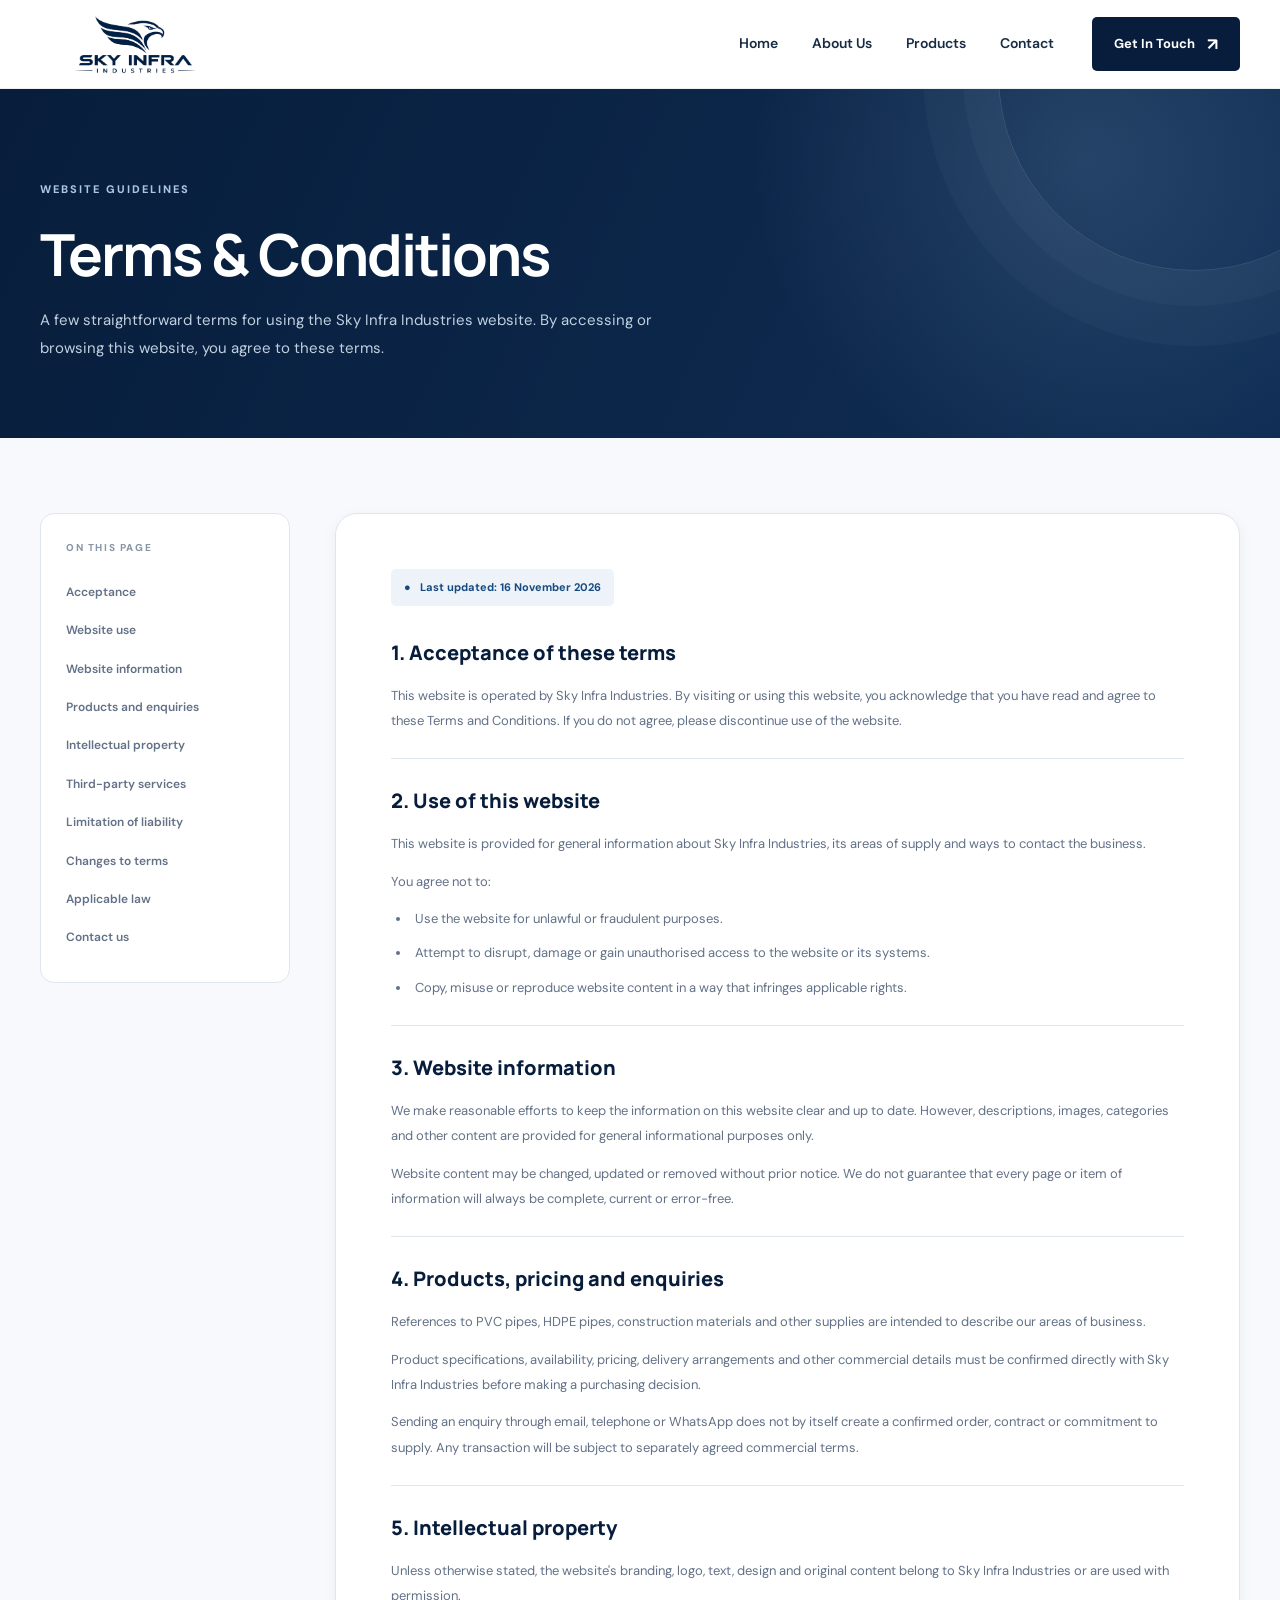
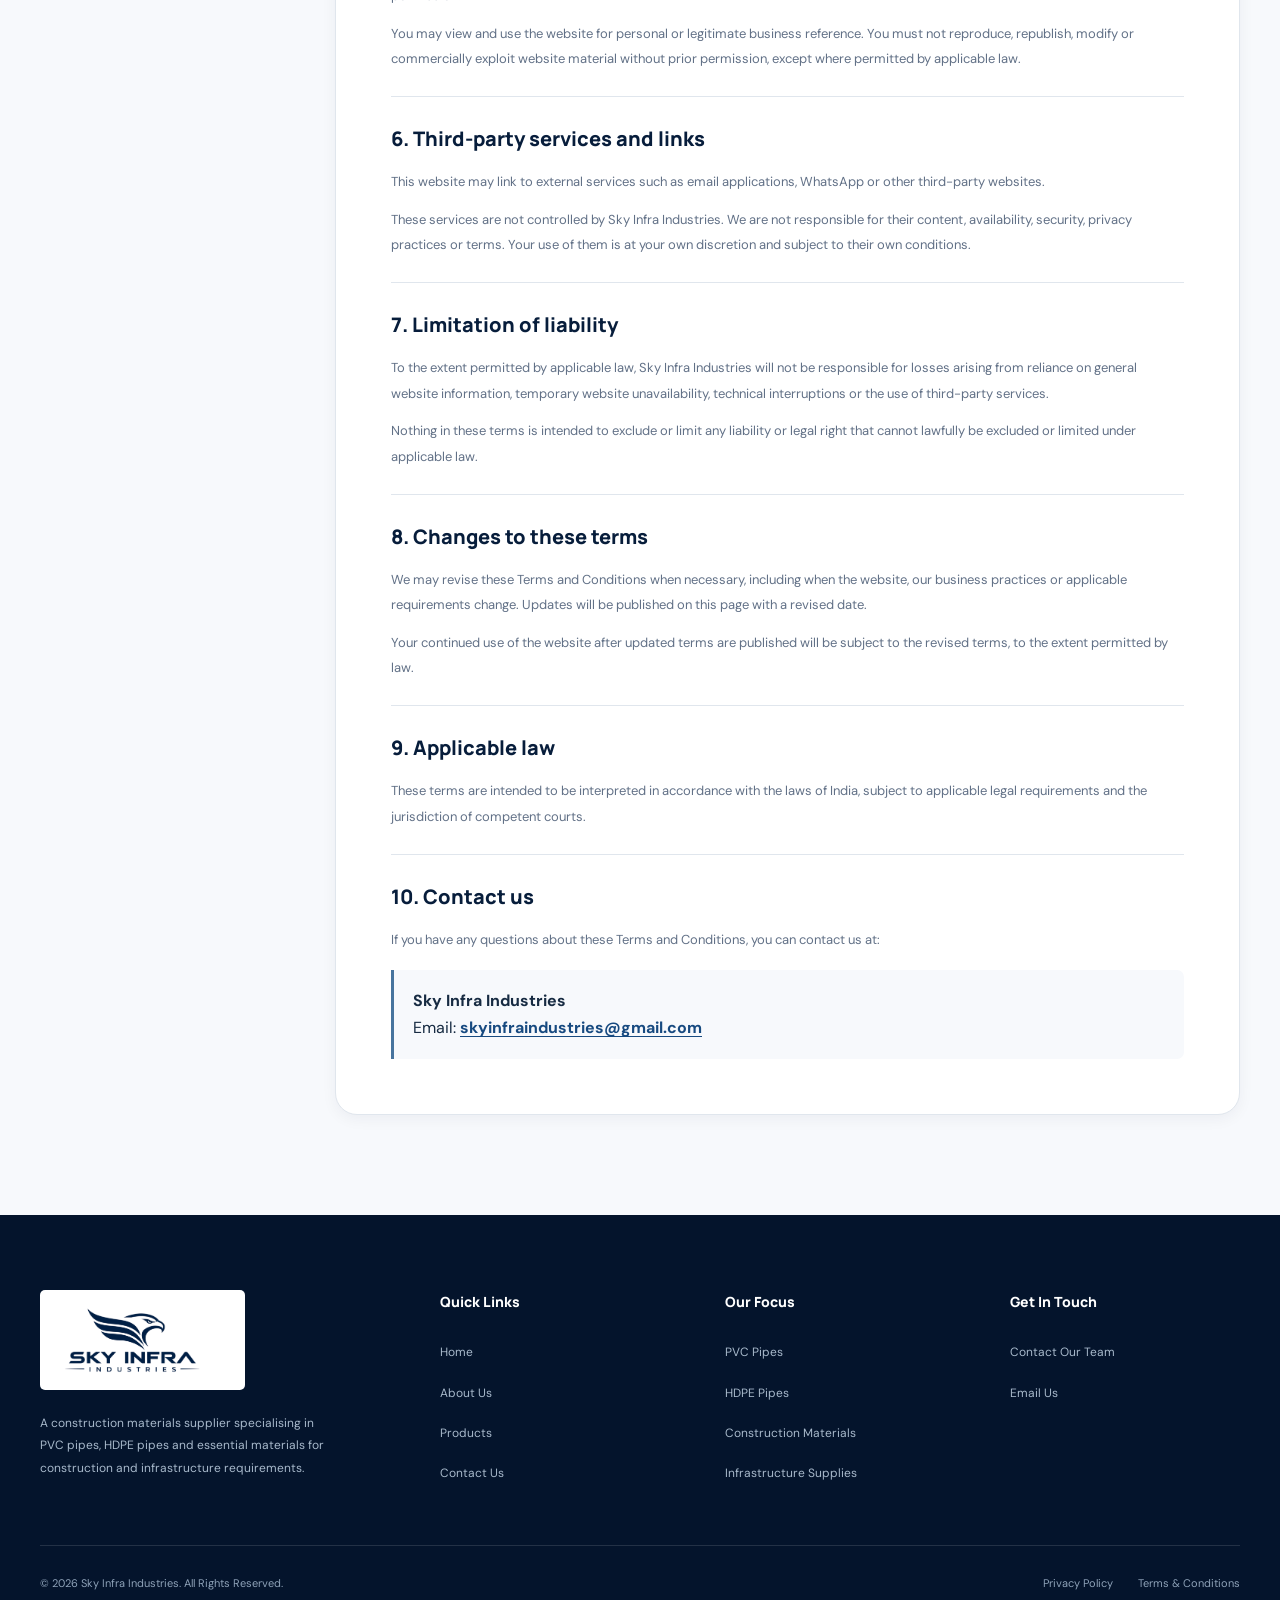
<file: terms-and-conditions.html>
<!DOCTYPE html>
<html lang="en-IN">
<head>
    <meta charset="UTF-8">
    <meta name="viewport" content="width=device-width, initial-scale=1.0">
    <meta name="theme-color" content="#071d3b">
    <meta name="author" content="Sky Infra Industries">
    <meta name="robots" content="index, follow">

    <title>Terms &amp; Conditions | Sky Infra Industries</title>
    <meta name="description" content="Read the Terms and Conditions governing the use of the Sky Infra Industries website.">
    <link rel="canonical" href="https://skyinfraindustries.com/terms-and-conditions.html">

    <!-- Favicons -->
    <link rel="icon" href="favicon.ico" sizes="any">
    <link rel="icon" type="image/png" sizes="16x16" href="favicon-16x16.png">
    <link rel="icon" type="image/png" sizes="32x32" href="favicon-32x32.png">
    <link rel="apple-touch-icon" href="apple-touch-icon.png">
    <link rel="icon" type="image/png" sizes="192x192" href="android-chrome-192x192.png">
    <link rel="icon" type="image/png" sizes="512x512" href="android-chrome-512x512.png">
    <link rel="manifest" href="site.webmanifest">

    <!-- Fonts -->
    <link rel="preconnect" href="https://fonts.googleapis.com">
    <link rel="preconnect" href="https://fonts.gstatic.com" crossorigin>
    <link href="https://fonts.googleapis.com/css2?family=DM+Sans:wght@400;500;600;700;800&family=Manrope:wght@400;500;600;700;800&display=swap" rel="stylesheet">

    <link rel="stylesheet" href="style.css">

    <style>
        .legal-hero {
            position: relative;
            overflow: hidden;
            isolation: isolate;
            padding: 85px 0 75px;
            background:
                radial-gradient(circle at 85% 20%, rgba(142,181,217,.18), transparent 30%),
                linear-gradient(115deg, #071d3b, #102e55);
            color: #fff;
        }

        .legal-hero::after {
            content: "";
            position: absolute;
            z-index: -1;
            width: 390px;
            height: 390px;
            right: -110px;
            top: -210px;
            border: 1px solid rgba(255,255,255,.12);
            border-radius: 50%;
            box-shadow: 0 0 0 35px rgba(255,255,255,.025),
                        0 0 0 75px rgba(255,255,255,.025);
        }

        .legal-hero .section-eyebrow {
            color: #a9c6e2;
        }

        .legal-hero h1 {
            margin-top: 20px;
            font-family: var(--font-heading);
            font-size: clamp(38px, 6vw, 58px);
            line-height: 1.15;
            letter-spacing: -2px;
        }

        .legal-hero p {
            max-width: 650px;
            margin-top: 18px;
            color: #c2d0df;
            font-size: 15px;
            line-height: 1.9;
        }

        .legal-main {
            padding: 75px 0 100px;
            background: var(--off-white);
        }

        .legal-layout {
            display: grid;
            grid-template-columns: 250px minmax(0, 1fr);
            align-items: start;
            gap: 45px;
        }

        .legal-sidebar {
            position: sticky;
            top: 115px;
            padding: 25px;
            background: #fff;
            border: 1px solid var(--border);
            border-radius: var(--radius-md);
        }

        .legal-sidebar > span {
            display: block;
            margin-bottom: 17px;
            color: var(--muted);
            font-size: 10px;
            font-weight: 800;
            letter-spacing: 1.6px;
            text-transform: uppercase;
        }

        .legal-sidebar a {
            display: block;
            padding: 9px 0;
            color: var(--text-light);
            font-size: 12px;
            font-weight: 600;
            transition: color var(--transition), transform var(--transition);
        }

        .legal-sidebar a:hover {
            color: var(--blue);
            transform: translateX(4px);
        }

        .legal-content {
            min-width: 0;
            padding: clamp(25px, 5vw, 55px);
            background: #fff;
            border: 1px solid var(--border);
            border-radius: var(--radius-lg);
            box-shadow: var(--shadow-sm);
        }

        .legal-updated {
            display: inline-flex;
            align-items: center;
            gap: 9px;
            margin-bottom: 30px;
            padding: 9px 13px;
            background: #edf3f9;
            border-radius: 5px;
            color: var(--blue);
            font-size: 11px;
            font-weight: 700;
        }

        .legal-content section {
            padding: 25px 0;
            border-bottom: 1px solid var(--border);
            scroll-margin-top: 115px;
        }

        .legal-content section:first-of-type {
            padding-top: 0;
        }

        .legal-content section:last-of-type {
            padding-bottom: 0;
            border-bottom: 0;
        }

        .legal-content h2 {
            margin-bottom: 13px;
            color: var(--navy);
            font-family: var(--font-heading);
            font-size: 20px;
            font-weight: 800;
        }

        .legal-content p,
        .legal-content li {
            color: var(--text-light);
            font-size: 13px;
            line-height: 1.95;
        }

        .legal-content p + p {
            margin-top: 12px;
        }

        .legal-content ul {
            display: grid;
            gap: 9px;
            margin: 12px 0 0;
            padding-left: 20px;
            list-style: disc;
        }

        .legal-content li {
            padding-left: 4px;
        }

        .legal-content a {
            color: var(--blue);
            font-weight: 700;
            text-decoration: underline;
            text-underline-offset: 3px;
        }

        .legal-note {
            margin-top: 18px;
            padding: 17px 19px;
            background: var(--off-white);
            border-left: 3px solid var(--steel);
            border-radius: 0 7px 7px 0;
        }

        @media (max-width: 800px) {
            .legal-layout {
                grid-template-columns: 1fr;
                gap: 20px;
            }

            .legal-sidebar {
                position: static;
            }

            .legal-sidebar nav {
                display: grid;
                grid-template-columns: repeat(2, 1fr);
                gap: 0 15px;
            }

            .legal-hero {
                padding: 65px 0;
            }

            .legal-main {
                padding: 50px 0 70px;
            }
        }

        @media (max-width: 500px) {
            .legal-sidebar nav {
                grid-template-columns: 1fr;
            }

            .legal-content {
                padding: 25px 21px;
                border-radius: 14px;
            }

            .legal-content h2 {
                font-size: 18px;
            }
        }
    </style>
</head>

<body>
    <a href="#main-content" class="skip-link">Skip to main content</a>

    <header class="site-header" id="top">
        <div class="container header-container">
            <a href="index.html" class="brand-logo" aria-label="Sky Infra Industries Home">
                <img src="images/sky-infra-logo.png" alt="Sky Infra Industries" width="260" height="130">
            </a>

            <button class="mobile-menu-toggle" id="mobile-menu-toggle" type="button"
                aria-label="Open navigation menu" aria-expanded="false" aria-controls="primary-navigation">
                <span></span><span></span><span></span>
            </button>

            <nav class="main-navigation" id="primary-navigation" aria-label="Main navigation">
                <ul class="nav-list">
                    <li><a href="index.html" class="nav-link">Home</a></li>
                    <li><a href="about.html" class="nav-link">About Us</a></li>
                    <li><a href="products.html" class="nav-link">Products</a></li>
                    <li><a href="contact.html" class="nav-link">Contact</a></li>
                </ul>
                <a href="contact.html" class="header-cta">Get In Touch <span aria-hidden="true">↗</span></a>
            </nav>
        </div>
    </header>

    <main id="main-content">
        <section class="legal-hero">
            <div class="container">
                <span class="section-eyebrow">WEBSITE GUIDELINES</span>
                <h1>Terms &amp; Conditions</h1>
                <p>
                    A few straightforward terms for using the Sky Infra Industries
                    website. By accessing or browsing this website, you agree to
                    these terms.
                </p>
            </div>
        </section>

        <section class="legal-main">
            <div class="container legal-layout">

                <aside class="legal-sidebar">
                    <span>On this page</span>
                    <nav aria-label="Terms and conditions sections">
                        <a href="#acceptance">Acceptance</a>
                        <a href="#website-use">Website use</a>
                        <a href="#information">Website information</a>
                        <a href="#products">Products and enquiries</a>
                        <a href="#intellectual-property">Intellectual property</a>
                        <a href="#third-party">Third-party services</a>
                        <a href="#liability">Limitation of liability</a>
                        <a href="#changes">Changes to terms</a>
                        <a href="#law">Applicable law</a>
                        <a href="#contact">Contact us</a>
                    </nav>
                </aside>

                <article class="legal-content">
                    <div class="legal-updated">
                        <span aria-hidden="true">●</span>
                        Last updated: 16 November 2026
                    </div>

                    <section id="acceptance">
                        <h2>1. Acceptance of these terms</h2>
                        <p>
                            This website is operated by Sky Infra Industries.
                            By visiting or using this website, you acknowledge
                            that you have read and agree to these Terms and
                            Conditions. If you do not agree, please discontinue
                            use of the website.
                        </p>
                    </section>

                    <section id="website-use">
                        <h2>2. Use of this website</h2>
                        <p>
                            This website is provided for general information about
                            Sky Infra Industries, its areas of supply and ways to
                            contact the business.
                        </p>
                        <p>You agree not to:</p>
                        <ul>
                            <li>Use the website for unlawful or fraudulent purposes.</li>
                            <li>Attempt to disrupt, damage or gain unauthorised access to the website or its systems.</li>
                            <li>Copy, misuse or reproduce website content in a way that infringes applicable rights.</li>
                        </ul>
                    </section>

                    <section id="information">
                        <h2>3. Website information</h2>
                        <p>
                            We make reasonable efforts to keep the information on
                            this website clear and up to date. However, descriptions,
                            images, categories and other content are provided for
                            general informational purposes only.
                        </p>
                        <p>
                            Website content may be changed, updated or removed
                            without prior notice. We do not guarantee that every
                            page or item of information will always be complete,
                            current or error-free.
                        </p>
                    </section>

                    <section id="products">
                        <h2>4. Products, pricing and enquiries</h2>
                        <p>
                            References to PVC pipes, HDPE pipes, construction
                            materials and other supplies are intended to describe
                            our areas of business.
                        </p>
                        <p>
                            Product specifications, availability, pricing, delivery
                            arrangements and other commercial details must be
                            confirmed directly with Sky Infra Industries before
                            making a purchasing decision.
                        </p>
                        <p>
                            Sending an enquiry through email, telephone or WhatsApp
                            does not by itself create a confirmed order, contract
                            or commitment to supply. Any transaction will be
                            subject to separately agreed commercial terms.
                        </p>
                    </section>

                    <section id="intellectual-property">
                        <h2>5. Intellectual property</h2>
                        <p>
                            Unless otherwise stated, the website's branding,
                            logo, text, design and original content belong to
                            Sky Infra Industries or are used with permission.
                        </p>
                        <p>
                            You may view and use the website for personal or
                            legitimate business reference. You must not reproduce,
                            republish, modify or commercially exploit website
                            material without prior permission, except where
                            permitted by applicable law.
                        </p>
                    </section>

                    <section id="third-party">
                        <h2>6. Third-party services and links</h2>
                        <p>
                            This website may link to external services such as
                            email applications, WhatsApp or other third-party
                            websites.
                        </p>
                        <p>
                            These services are not controlled by Sky Infra Industries.
                            We are not responsible for their content, availability,
                            security, privacy practices or terms. Your use of them
                            is at your own discretion and subject to their own
                            conditions.
                        </p>
                    </section>

                    <section id="liability">
                        <h2>7. Limitation of liability</h2>
                        <p>
                            To the extent permitted by applicable law, Sky Infra
                            Industries will not be responsible for losses arising
                            from reliance on general website information, temporary
                            website unavailability, technical interruptions or
                            the use of third-party services.
                        </p>
                        <p>
                            Nothing in these terms is intended to exclude or limit
                            any liability or legal right that cannot lawfully be
                            excluded or limited under applicable law.
                        </p>
                    </section>

                    <section id="changes">
                        <h2>8. Changes to these terms</h2>
                        <p>
                            We may revise these Terms and Conditions when necessary,
                            including when the website, our business practices or
                            applicable requirements change. Updates will be
                            published on this page with a revised date.
                        </p>
                        <p>
                            Your continued use of the website after updated terms
                            are published will be subject to the revised terms,
                            to the extent permitted by law.
                        </p>
                    </section>

                    <section id="law">
                        <h2>9. Applicable law</h2>
                        <p>
                            These terms are intended to be interpreted in accordance
                            with the laws of India, subject to applicable legal
                            requirements and the jurisdiction of competent courts.
                        </p>
                    </section>

                    <section id="contact">
                        <h2>10. Contact us</h2>
                        <p>
                            If you have any questions about these Terms and
                            Conditions, you can contact us at:
                        </p>
                        <div class="legal-note">
                            <strong>Sky Infra Industries</strong><br>
                            Email:
                            <a href="mailto:skyinfraindustries@gmail.com">skyinfraindustries@gmail.com</a>
                        </div>
                    </section>
                </article>
            </div>
        </section>
    </main>

    <footer class="site-footer">
        <div class="container">
            <div class="footer-main">
                <div class="footer-brand">
                    <a href="index.html" aria-label="Sky Infra Industries Home">
                        <img src="images/sky-infra-logo.png" alt="Sky Infra Industries" width="240" height="120" loading="lazy">
                    </a>
                    <p>
                        A construction materials supplier specialising in PVC pipes,
                        HDPE pipes and essential materials for construction and
                        infrastructure requirements.
                    </p>
                </div>

                <div class="footer-column">
                    <h3>Quick Links</h3>
                    <ul>
                        <li><a href="index.html">Home</a></li>
                        <li><a href="about.html">About Us</a></li>
                        <li><a href="products.html">Products</a></li>
                        <li><a href="contact.html">Contact Us</a></li>
                    </ul>
                </div>

                <div class="footer-column">
                    <h3>Our Focus</h3>
                    <ul>
                        <li><a href="products.html">PVC Pipes</a></li>
                        <li><a href="products.html">HDPE Pipes</a></li>
                        <li><a href="products.html">Construction Materials</a></li>
                        <li><a href="products.html">Infrastructure Supplies</a></li>
                    </ul>
                </div>

                <div class="footer-column">
                    <h3>Get In Touch</h3>
                    <ul>
                        <li><a href="contact.html">Contact Our Team</a></li>
                        <li><a href="mailto:skyinfraindustries@gmail.com">Email Us</a></li>
                    </ul>
                </div>
            </div>

            <div class="footer-bottom">
                <p>&copy; <span id="current-year">2026</span> Sky Infra Industries. All Rights Reserved.</p>
                <div class="footer-legal-links">
                    <a href="privacy-policy.html">Privacy Policy</a>
                    <a href="terms-and-conditions.html" aria-current="page">Terms &amp; Conditions</a>
                </div>
            </div>
        </div>
    </footer>

    <a href="#top" class="back-to-top" aria-label="Back to top">↑</a>
    <script src="script.js" defer></script>
</body>
</html>
</file>
<file: style.css>
/* =========================================================
   SKY INFRA INDUSTRIES
   Premium Corporate Website Stylesheet
   Version: 1.0
========================================================= */


/* =========================================================
   01. ROOT VARIABLES & RESET
========================================================= */

:root {
    --navy: #071d3b;
    --navy-dark: #04142c;
    --navy-light: #102e55;

    --blue: #174a80;
    --steel: #47749e;
    --accent: #8eb5d9;

    --white: #ffffff;
    --off-white: #f7f9fc;
    --light-grey: #eef2f6;
    --border: #e0e6ed;

    --text: #172b42;
    --text-light: #627187;
    --muted: #8996a7;

    --font-primary: 'DM Sans', sans-serif;
    --font-heading: 'Manrope', sans-serif;

    --container: 1200px;

    --radius-sm: 8px;
    --radius-md: 14px;
    --radius-lg: 22px;

    --shadow-sm: 0 4px 15px rgba(7, 29, 59, 0.05);
    --shadow-md: 0 12px 35px rgba(7, 29, 59, 0.09);
    --shadow-lg: 0 25px 60px rgba(7, 29, 59, 0.13);

    --transition: 0.3s ease;
}


* {
    margin: 0;
    padding: 0;
    box-sizing: border-box;
}


html {
    scroll-behavior: smooth;
    scroll-padding-top: 100px;
    overflow-x: clip;
    overflow-y: auto;
}


body {
    font-family: var(--font-primary);
    color: var(--text);
    background: var(--white);
    line-height: 1.7;
    overflow-x: clip;
    overflow-y: auto;
    min-height: 100%;
    -webkit-font-smoothing: antialiased;
}


body,
button,
a {
    -webkit-tap-highlight-color: transparent;
}


img {
    display: block;
    max-width: 100%;
}


a {
    color: inherit;
    text-decoration: none;
}


button {
    font: inherit;
}


ul {
    list-style: none;
}


::selection {
    background: var(--navy);
    color: var(--white);
}


.container {
    width: min(var(--container), calc(100% - 64px));
    margin-inline: auto;
}


.section-padding {
    padding: 110px 0;
}


/* =========================================================
   02. ACCESSIBILITY
========================================================= */

.skip-link {
    position: fixed;
    top: -100px;
    left: 20px;
    z-index: 9999;
    background: var(--navy);
    color: white;
    padding: 12px 20px;
    border-radius: 6px;
}


.skip-link:focus {
    top: 20px;
}


a:focus-visible,
button:focus-visible {
    outline: 3px solid var(--accent);
    outline-offset: 4px;
}


/* =========================================================
   03. HEADER & NAVIGATION
========================================================= */

.site-header {
    position: sticky;
    top: 0;
    z-index: 1000;
    width: 100%;
    background: rgba(255, 255, 255, 0.97);
    border-bottom: 1px solid rgba(7, 29, 59, 0.07);
    backdrop-filter: blur(12px);
    -webkit-backdrop-filter: blur(12px);
    transition: box-shadow var(--transition);
}


.site-header:hover {
    box-shadow: var(--shadow-sm);
}


.header-container {
    min-height: 88px;
    display: flex;
    align-items: center;
    justify-content: space-between;
    gap: 35px;
}


.brand-logo {
    display: flex;
    align-items: center;
    flex-shrink: 0;
}


.brand-logo img {
    width: 190px;
    height: auto;
    max-height: 75px;
    object-fit: contain;
}


.main-navigation {
    display: flex;
    align-items: center;
    gap: 38px;
}


.nav-list {
    display: flex;
    align-items: center;
    gap: 34px;
}


.nav-link {
    position: relative;
    display: inline-flex;
    align-items: center;
    padding: 10px 0;
    color: var(--text);
    font-size: 14px;
    font-weight: 600;
    transition: color var(--transition);
}


.nav-link::after {
    content: "";
    position: absolute;
    bottom: 3px;
    left: 0;
    width: 0;
    height: 2px;
    background: var(--steel);
    transition: width var(--transition);
}


.nav-link:hover,
.nav-link.active {
    color: var(--blue);
}


.nav-link:hover::after,
.nav-link.active::after {
    width: 100%;
}


.header-cta {
    display: inline-flex;
    align-items: center;
    gap: 12px;
    padding: 13px 22px;
    background: var(--navy);
    color: var(--white);
    border-radius: 5px;
    font-size: 13px;
    font-weight: 700;
    transition:
        background var(--transition),
        transform var(--transition),
        box-shadow var(--transition);
}


.header-cta span {
    font-size: 17px;
    transition: transform var(--transition);
}


.header-cta:hover {
    background: var(--blue);
    transform: translateY(-2px);
    box-shadow: 0 8px 20px rgba(7, 29, 59, 0.18);
}


.header-cta:hover span {
    transform: translate(3px, -3px);
}


/* Mobile menu button */

.mobile-menu-toggle {
    display: none;
    width: 44px;
    height: 44px;
    padding: 10px;
    background: var(--off-white);
    border: 1px solid var(--border);
    border-radius: 6px;
    cursor: pointer;
    flex-direction: column;
    justify-content: center;
    gap: 5px;
}


.mobile-menu-toggle span {
    width: 100%;
    height: 2px;
    background: var(--navy);
    border-radius: 2px;
    transition: var(--transition);
}


/* =========================================================
   04. HERO SECTION
========================================================= */

.hero-section {
    position: relative;
    isolation: isolate;
    overflow: hidden;
    background:
        radial-gradient(
            circle at 80% 45%,
            rgba(56, 104, 153, 0.14),
            transparent 35%
        ),
        linear-gradient(
            115deg,
            #f9fbfd 0%,
            #eef3f9 100%
        );
}


.hero-background-pattern {
    position: absolute;
    inset: 0;
    z-index: -1;
    opacity: 0.28;
    background-image:
        linear-gradient(
            rgba(7, 29, 59, 0.035) 1px,
            transparent 1px
        ),
        linear-gradient(
            90deg,
            rgba(7, 29, 59, 0.035) 1px,
            transparent 1px
        );
    background-size: 55px 55px;
    mask-image: linear-gradient(to right, transparent, black);
}


.hero-container {
    min-height: 630px;
    display: grid;
    grid-template-columns: 1.1fr 0.9fr;
    align-items: center;
    gap: 50px;
    padding-top: 80px;
    padding-bottom: 95px;
}


.hero-content {
    max-width: 650px;
    animation: fade-up 0.8s ease both;
}


.hero-eyebrow,
.section-eyebrow {
    display: inline-flex;
    align-items: center;
    gap: 12px;
    color: var(--blue);
    font-size: 11px;
    font-weight: 800;
    letter-spacing: 2px;
    text-transform: uppercase;
}


.eyebrow-line {
    display: inline-block;
    width: 35px;
    height: 2px;
    background: var(--steel);
}


.hero-content h1 {
    margin: 27px 0 24px;
    color: var(--navy);
    font-family: var(--font-heading);
    font-size: clamp(38px, 5vw, 63px);
    font-weight: 800;
    letter-spacing: -2.8px;
    line-height: 1.13;
}


.hero-content h1 span {
    display: block;
    color: var(--steel);
}


.hero-description {
    max-width: 570px;
    color: var(--text-light);
    font-size: 16px;
    line-height: 1.9;
}


.hero-buttons {
    display: flex;
    align-items: center;
    flex-wrap: wrap;
    gap: 15px;
    margin-top: 35px;
}


/* =========================================================
   05. BUTTONS
========================================================= */

.btn {
    position: relative;
    display: inline-flex;
    align-items: center;
    justify-content: center;
    gap: 14px;
    min-height: 52px;
    padding: 14px 25px;
    border: 1px solid transparent;
    border-radius: 5px;
    font-size: 13px;
    font-weight: 700;
    letter-spacing: 0.2px;
    overflow: hidden;
    transition:
        transform var(--transition),
        background var(--transition),
        color var(--transition),
        border-color var(--transition),
        box-shadow var(--transition);
}


.btn span {
    font-size: 19px;
    transition: transform var(--transition);
}


.btn:hover {
    transform: translateY(-3px);
}


.btn:hover span {
    transform: translateX(5px);
}


.btn-primary {
    background: var(--navy);
    color: var(--white);
    box-shadow: 0 7px 18px rgba(7, 29, 59, 0.14);
}


.btn-primary:hover {
    background: var(--blue);
    box-shadow: 0 12px 25px rgba(7, 29, 59, 0.2);
}


.btn-outline {
    background: transparent;
    color: var(--navy);
    border-color: #b8c6d5;
}


.btn-outline:hover {
    background: var(--navy);
    border-color: var(--navy);
    color: var(--white);
}


.btn-light {
    background: var(--white);
    color: var(--navy);
}


.btn-light:hover {
    background: #e8f0f8;
    box-shadow: var(--shadow-md);
}


.hero-trust-note {
    display: flex;
    align-items: center;
    gap: 11px;
    margin-top: 37px;
    color: var(--text-light);
    font-size: 12px;
    font-weight: 600;
}


.trust-indicator {
    width: 8px;
    height: 8px;
    background: #4b8a70;
    border-radius: 50%;
    box-shadow: 0 0 0 4px rgba(75, 138, 112, 0.12);
}


/* =========================================================
   06. HERO LOGO / VISUAL
========================================================= */

.hero-visual {
    position: relative;
    display: flex;
    flex-direction: column;
    align-items: center;
    justify-content: center;
    min-height: 410px;
    animation: fade-in 1.1s ease both;
}


.hero-logo-wrapper {
    position: relative;
    display: flex;
    align-items: center;
    justify-content: center;
    width: min(100%, 480px);
    aspect-ratio: 1;
}


.hero-logo-glow {
    position: absolute;
    width: 78%;
    height: 78%;
    background: rgba(23, 74, 128, 0.12);
    border-radius: 50%;
    filter: blur(45px);
}


.hero-eagle-logo {
    position: relative;
    width: 90%;
    height: 90%;
    object-fit: contain;
    filter: drop-shadow(0 18px 25px rgba(7, 29, 59, 0.08));
    animation: eagle-float 6s ease-in-out infinite;
}


.hero-visual-label {
    display: flex;
    align-items: center;
    gap: 13px;
    margin-top: -10px;
    color: var(--navy);
    font-size: 11px;
    font-weight: 800;
    letter-spacing: 3px;
}


.visual-label-line {
    width: 30px;
    height: 1px;
    background: var(--steel);
}


/* =========================================================
   07. HERO BOTTOM STRIP
========================================================= */

.hero-bottom-strip {
    background: var(--navy);
    color: var(--white);
}


.hero-bottom-content {
    min-height: 58px;
    display: flex;
    align-items: center;
    justify-content: space-between;
    gap: 20px;
}


.hero-bottom-content span {
    color: #c3d2e2;
    font-size: 10px;
    font-weight: 700;
    letter-spacing: 2px;
}


/* =========================================================
   08. INTRODUCTION SECTION
========================================================= */

.intro-section {
    background: var(--white);
}


.intro-grid {
    display: grid;
    grid-template-columns: 1fr 1fr;
    gap: 100px;
    align-items: start;
}


.section-heading h2,
.section-header h2,
.why-content h2,
.cta-content h2 {
    margin-top: 19px;
    color: var(--navy);
    font-family: var(--font-heading);
    font-size: clamp(30px, 3.6vw, 43px);
    font-weight: 800;
    letter-spacing: -1.5px;
    line-height: 1.25;
}


.section-heading h2 span,
.section-header h2 span {
    color: var(--steel);
}


.intro-description p {
    margin-bottom: 20px;
    color: var(--text-light);
    font-size: 15px;
    line-height: 1.95;
}


.text-link {
    display: inline-flex;
    align-items: center;
    gap: 12px;
    margin-top: 12px;
    color: var(--blue);
    font-size: 13px;
    font-weight: 800;
    transition: gap var(--transition), color var(--transition);
}


.text-link span {
    font-size: 18px;
}


.text-link:hover {
    gap: 19px;
    color: var(--navy);
}


/* =========================================================
   09. PRODUCT CATEGORIES
========================================================= */

.categories-section {
    background: var(--off-white);
}


.section-header {
    display: flex;
    align-items: end;
    justify-content: space-between;
    gap: 30px;
    margin-bottom: 48px;
}


.categories-grid {
    display: grid;
    grid-template-columns: repeat(4, 1fr);
    gap: 20px;
}


.category-card {
    position: relative;
    display: flex;
    flex-direction: column;
    min-height: 350px;
    padding: 30px 25px;
    background: var(--white);
    border: 1px solid var(--border);
    border-radius: var(--radius-md);
    overflow: hidden;
    transition:
        transform var(--transition),
        box-shadow var(--transition),
        border-color var(--transition);
}


.category-card::before {
    content: "";
    position: absolute;
    top: 0;
    left: 0;
    width: 0;
    height: 3px;
    background: var(--steel);
    transition: width 0.4s ease;
}


.category-card:hover {
    transform: translateY(-7px);
    border-color: #cbd8e6;
    box-shadow: var(--shadow-md);
}


.category-card:hover::before {
    width: 100%;
}


.category-number {
    color: #aab7c5;
    font-size: 12px;
    font-weight: 800;
    letter-spacing: 1px;
}


.category-icon {
    display: flex;
    align-items: center;
    justify-content: center;
    width: 65px;
    height: 65px;
    margin: 30px 0 22px;
    background: #edf3f9;
    color: var(--blue);
    border-radius: 12px;
    transition:
        transform var(--transition),
        background var(--transition),
        color var(--transition);
}


.category-icon svg {
    width: 35px;
    height: 35px;
}


.category-card:hover .category-icon {
    background: var(--navy);
    color: var(--white);
    transform: scale(1.06);
}


.category-card h3 {
    margin-bottom: 12px;
    color: var(--navy);
    font-family: var(--font-heading);
    font-size: 18px;
    font-weight: 800;
    line-height: 1.4;
}


.category-card p {
    color: var(--text-light);
    font-size: 13px;
    line-height: 1.8;
}


.category-link {
    display: inline-flex;
    align-items: center;
    gap: 8px;
    margin-top: auto;
    padding-top: 25px;
    color: var(--blue);
    font-size: 12px;
    font-weight: 800;
    transition: gap var(--transition);
}


.category-link span {
    font-size: 17px;
}


.category-link:hover {
    gap: 14px;
}


.category-disclaimer {
    margin-top: 25px;
    color: var(--muted);
    font-size: 11px;
    line-height: 1.7;
}


/* =========================================================
   10. WHY CHOOSE US
========================================================= */

.why-section {
    position: relative;
    overflow: hidden;
    background:
        radial-gradient(
            circle at 10% 90%,
            rgba(71, 116, 158, 0.18),
            transparent 40%
        ),
        var(--navy);
}


.why-section::after {
    content: "";
    position: absolute;
    top: -180px;
    right: -180px;
    width: 430px;
    height: 430px;
    border: 1px solid rgba(255, 255, 255, 0.07);
    border-radius: 50%;
    box-shadow:
        0 0 0 35px rgba(255, 255, 255, 0.02),
        0 0 0 75px rgba(255, 255, 255, 0.02);
    pointer-events: none;
}


.why-grid {
    position: relative;
    z-index: 1;
    display: grid;
    grid-template-columns: 0.9fr 1.1fr;
    gap: 100px;
    align-items: center;
}


.why-content .section-eyebrow {
    color: #a9c6e2;
}


.why-content h2 {
    color: var(--white);
    font-size: clamp(33px, 4vw, 46px);
}


.why-content h2 span {
    display: block;
    color: #91b6da;
}


.why-content > p {
    margin: 25px 0 30px;
    color: #b9c8d8;
    font-size: 14px;
    line-height: 1.95;
}


.why-features {
    display: grid;
    grid-template-columns: 1fr 1fr;
    gap: 35px 30px;
}


.why-feature {
    display: flex;
    align-items: flex-start;
    gap: 16px;
}


.feature-index {
    display: flex;
    align-items: center;
    justify-content: center;
    flex-shrink: 0;
    width: 40px;
    height: 40px;
    border: 1px solid rgba(255, 255, 255, 0.2);
    border-radius: 50%;
    color: #a9c6e2;
    font-size: 11px;
    font-weight: 800;
}


.why-feature h3 {
    margin-bottom: 8px;
    color: var(--white);
    font-family: var(--font-heading);
    font-size: 15px;
    font-weight: 800;
    line-height: 1.5;
}


.why-feature p {
    color: #a9b9cb;
    font-size: 12px;
    line-height: 1.85;
}


/* =========================================================
   11. APPLICATIONS SECTION
========================================================= */

.applications-section {
    background: var(--white);
}


.applications-section .section-header {
    margin-bottom: 45px;
}


.applications-grid {
    display: grid;
    grid-template-columns: repeat(4, 1fr);
    border-top: 1px solid var(--border);
    border-bottom: 1px solid var(--border);
}


.application-item {
    position: relative;
    min-height: 225px;
    padding: 35px 25px;
    border-right: 1px solid var(--border);
    transition: background var(--transition);
}


.application-item:last-child {
    border-right: none;
}


.application-item:hover {
    background: var(--off-white);
}


.application-number {
    display: inline-block;
    margin-bottom: 33px;
    color: var(--steel);
    font-size: 12px;
    font-weight: 800;
}


.application-item h3 {
    margin-bottom: 10px;
    color: var(--navy);
    font-family: var(--font-heading);
    font-size: 17px;
    font-weight: 800;
}


.application-item p {
    color: var(--text-light);
    font-size: 12px;
    line-height: 1.8;
}


/* =========================================================
   12. CALL TO ACTION
========================================================= */

.cta-section {
    padding: 80px 0;
    background: var(--off-white);
}


.cta-inner {
    display: flex;
    align-items: center;
    justify-content: space-between;
    gap: 50px;
    padding: 55px 60px;
    background:
        linear-gradient(
            115deg,
            #0b284b,
            #102f56
        );
    border-radius: var(--radius-lg);
    overflow: hidden;
    box-shadow: var(--shadow-md);
}


.cta-content {
    max-width: 650px;
}


.cta-content .section-eyebrow {
    color: #a9c6e2;
}


.cta-content h2 {
    margin-top: 18px;
    color: var(--white);
    font-size: clamp(30px, 3.5vw, 42px);
}


.cta-content h2 span {
    display: block;
    color: #91b6da;
}


.cta-content p {
    margin-top: 18px;
    color: #bdcddd;
    font-size: 13px;
    line-height: 1.9;
}


.cta-action {
    display: flex;
    flex-direction: column;
    align-items: flex-start;
    flex-shrink: 0;
    gap: 15px;
}


.cta-action .btn {
    min-width: 190px;
}


.cta-note {
    max-width: 200px;
    color: #b5c7d9;
    font-size: 11px;
    line-height: 1.7;
}


/* =========================================================
   13. FOOTER
========================================================= */

.site-footer {
    background: var(--navy-dark);
    color: var(--white);
}


.footer-main {
    display: grid;
    grid-template-columns: 1.5fr 1fr 1fr 1fr;
    gap: 55px;
    padding: 75px 0 60px;
}


.footer-brand img {
    width: 205px;
    max-height: 100px;
    object-fit: contain;
    object-position: left center;
    padding: 8px;
    background: white;
    border-radius: 5px;
}


.footer-brand p {
    max-width: 290px;
    margin-top: 22px;
    color: #a8b9cb;
    font-size: 12px;
    line-height: 1.9;
}


.footer-column h3 {
    margin-bottom: 24px;
    color: var(--white);
    font-family: var(--font-heading);
    font-size: 14px;
    font-weight: 800;
}


.footer-column ul {
    display: flex;
    flex-direction: column;
    gap: 13px;
}


.footer-column a {
    display: inline-block;
    color: #a8b9cb;
    font-size: 12px;
    transition:
        color var(--transition),
        transform var(--transition);
}


.footer-column a:hover {
    color: var(--white);
    transform: translateX(4px);
}


.footer-bottom {
    display: flex;
    align-items: center;
    justify-content: space-between;
    gap: 20px;
    min-height: 75px;
    border-top: 1px solid rgba(255, 255, 255, 0.12);
}


.footer-bottom p {
    color: #8ea2b8;
    font-size: 11px;
}


.footer-legal-links {
    display: flex;
    flex-wrap: wrap;
    gap: 25px;
}


.footer-legal-links a {
    color: #8ea2b8;
    font-size: 11px;
    transition: color var(--transition);
}


.footer-legal-links a:hover {
    color: var(--white);
}


/* =========================================================
   14. BACK TO TOP BUTTON
========================================================= */

.back-to-top {
    position: fixed;
    right: 25px;
    bottom: 25px;
    z-index: 900;
    display: flex;
    align-items: center;
    justify-content: center;
    width: 45px;
    height: 45px;
    background: var(--navy);
    color: var(--white);
    border: 1px solid rgba(255, 255, 255, 0.15);
    border-radius: 7px;
    font-size: 22px;
    opacity: 0;
    visibility: hidden;
    pointer-events: none;
    transform: translateY(10px);
    transition: all var(--transition);
}


.back-to-top.visible {
    opacity: 1;
    visibility: visible;
    pointer-events: auto;
    transform: translateY(0);
}


.back-to-top:hover {
    background: var(--blue);
    transform: translateY(-4px);
}


/* =========================================================
   15. ANIMATIONS
========================================================= */

@keyframes fade-up {

    from {
        opacity: 0;
        transform: translateY(25px);
    }

    to {
        opacity: 1;
        transform: translateY(0);
    }

}


@keyframes fade-in {

    from {
        opacity: 0;
    }

    to {
        opacity: 1;
    }

}


@keyframes eagle-float {

    0%,
    100% {
        transform: translateY(0);
    }

    50% {
        transform: translateY(-9px);
    }

}


/* =========================================================
   16. TABLET RESPONSIVENESS
========================================================= */

@media (max-width: 1050px) {

    .container {
        width: min(var(--container), calc(100% - 48px));
    }


    .header-container {
        gap: 20px;
    }


    .main-navigation {
        gap: 23px;
    }


    .nav-list {
        gap: 23px;
    }


    .hero-container {
        gap: 25px;
    }


    .hero-content h1 {
        font-size: clamp(37px, 5.2vw, 54px);
    }


    .categories-grid {
        grid-template-columns: repeat(2, 1fr);
    }


    .why-grid {
        gap: 55px;
    }


    .footer-main {
        grid-template-columns: 1.4fr 1fr 1fr;
        gap: 40px;
    }


    .footer-brand {
        grid-column: 1 / -1;
    }

}


/* =========================================================
   17. MOBILE NAVIGATION
========================================================= */

@media (max-width: 800px) {

    .header-container {
        min-height: 76px;
    }


    .brand-logo img {
        width: 165px;
        max-height: 65px;
    }


    .mobile-menu-toggle {
        display: flex;
        z-index: 1002;
    }


    .main-navigation {
        position: absolute;
        top: 100%;
        left: 0;
        right: 0;
        display: flex;
        flex-direction: column;
        align-items: stretch;
        gap: 15px;
        padding: 0 24px;
        background: var(--white);
        border-top: 1px solid var(--border);
        box-shadow: var(--shadow-md);

        max-height: 0;
        overflow: hidden;
        visibility: hidden;
        opacity: 0;

        transition:
            max-height 0.35s ease,
            padding 0.35s ease,
            opacity 0.25s ease,
            visibility 0.25s ease;
    }


    .main-navigation.active {
        max-height: 420px;
        padding: 22px 24px 28px;
        visibility: visible;
        opacity: 1;
    }


    .nav-list {
        flex-direction: column;
        align-items: stretch;
        gap: 3px;
    }


    .nav-link {
        display: block;
        padding: 12px 0;
        font-size: 14px;
    }


    .nav-link::after {
        display: none;
    }


    .nav-link.active {
        color: var(--steel);
    }


    .header-cta {
        justify-content: center;
        min-height: 47px;
    }


    /* Animated hamburger */

    .mobile-menu-toggle.active span:nth-child(1) {
        transform: translateY(7px) rotate(45deg);
    }


    .mobile-menu-toggle.active span:nth-child(2) {
        opacity: 0;
    }


    .mobile-menu-toggle.active span:nth-child(3) {
        transform: translateY(-7px) rotate(-45deg);
    }


    .hero-container {
        min-height: auto;
        grid-template-columns: 1fr;
        padding-top: 75px;
        padding-bottom: 55px;
        gap: 25px;
    }


    .hero-content {
        max-width: 100%;
    }


    .hero-content h1 {
        font-size: clamp(38px, 8vw, 55px);
    }


    .hero-description {
        max-width: 650px;
    }


    .hero-visual {
        min-height: auto;
    }


    .hero-logo-wrapper {
        width: min(100%, 350px);
    }


    .hero-visual-label {
        margin-top: -5px;
    }


    .hero-bottom-content {
        min-height: 65px;
    }


    .hero-bottom-content span {
        font-size: 9px;
        letter-spacing: 1px;
    }


    .section-padding {
        padding: 80px 0;
    }


    .intro-grid {
        gap: 35px;
        grid-template-columns: 1fr;
    }


    .why-grid {
        grid-template-columns: 1fr;
        gap: 50px;
    }


    .applications-grid {
        grid-template-columns: repeat(2, 1fr);
    }


    .application-item:nth-child(2) {
        border-right: none;
    }


    .application-item:nth-child(-n+2) {
        border-bottom: 1px solid var(--border);
    }


    .cta-inner {
        padding: 40px;
        flex-direction: column;
        align-items: flex-start;
        gap: 30px;
    }


    .cta-action {
        flex-direction: row;
        align-items: center;
        flex-wrap: wrap;
    }

}


/* =========================================================
   18. SMALL MOBILE RESPONSIVENESS
========================================================= */

@media (max-width: 550px) {

    .container {
        width: calc(100% - 36px);
    }


    .header-container {
        min-height: 70px;
    }


    .brand-logo img {
        width: 145px;
        max-height: 60px;
    }


    .mobile-menu-toggle {
        width: 42px;
        height: 42px;
    }


    .hero-container {
        padding-top: 60px;
        padding-bottom: 45px;
    }


    .hero-eyebrow,
    .section-eyebrow {
        font-size: 9px;
        letter-spacing: 1.5px;
    }


    .hero-content h1 {
        margin-top: 20px;
        font-size: clamp(34px, 9vw, 45px);
        letter-spacing: -1.7px;
    }


    .hero-description {
        font-size: 14px;
        line-height: 1.85;
    }


    .hero-buttons {
        flex-direction: column;
        align-items: stretch;
        gap: 12px;
        margin-top: 28px;
    }


    .hero-buttons .btn {
        width: 100%;
    }


    .hero-trust-note {
        align-items: flex-start;
        font-size: 10px;
    }


    .hero-visual {
        margin-top: 5px;
    }


    .hero-logo-wrapper {
        width: min(100%, 285px);
    }


    .hero-visual-label {
        font-size: 9px;
        letter-spacing: 2px;
    }


    .hero-bottom-content {
        flex-direction: column;
        align-items: flex-start;
        justify-content: center;
        gap: 6px;
        padding: 13px 0;
    }


    .section-padding {
        padding: 65px 0;
    }


    .section-heading h2,
    .section-header h2,
    .why-content h2,
    .cta-content h2 {
        font-size: 31px;
        letter-spacing: -1px;
    }


    .intro-description p {
        font-size: 14px;
    }


    .section-header {
        align-items: flex-start;
        flex-direction: column;
        gap: 20px;
        margin-bottom: 35px;
    }


    .categories-grid {
        grid-template-columns: 1fr;
        gap: 15px;
    }


    .category-card {
        min-height: 310px;
        padding: 27px;
    }


    .category-icon {
        margin: 23px 0 18px;
    }


    .why-features {
        grid-template-columns: 1fr;
        gap: 28px;
    }


    .why-grid {
        gap: 38px;
    }


    .applications-grid {
        grid-template-columns: 1fr;
    }


    .application-item {
        min-height: auto;
        padding: 25px 20px;
        border-right: none;
        border-bottom: 1px solid var(--border);
    }


    .application-item:nth-child(2) {
        border-bottom: 1px solid var(--border);
    }


    .application-item:last-child {
        border-bottom: none;
    }


    .application-number {
        margin-bottom: 15px;
    }


    .cta-section {
        padding: 55px 0;
    }


    .cta-inner {
        padding: 32px 25px;
        border-radius: 14px;
    }


    .cta-content p {
        font-size: 12px;
    }


    .cta-action {
        width: 100%;
        flex-direction: column;
        align-items: flex-start;
    }


    .cta-action .btn {
        width: 100%;
    }


    .footer-main {
        grid-template-columns: 1fr 1fr;
        gap: 35px 20px;
        padding: 55px 0 40px;
    }


    .footer-brand {
        grid-column: 1 / -1;
    }


    .footer-brand img {
        width: 180px;
    }


    .footer-column h3 {
        font-size: 13px;
        margin-bottom: 17px;
    }


    .footer-column ul {
        gap: 12px;
    }


    .footer-column a {
        font-size: 11px;
    }


    .footer-bottom {
        flex-direction: column;
        align-items: flex-start;
        justify-content: center;
        gap: 12px;
        padding: 20px 0;
    }


    .footer-legal-links {
        gap: 18px;
    }


    .footer-bottom p,
    .footer-legal-links a {
        font-size: 10px;
    }


    .back-to-top {
        right: 16px;
        bottom: 16px;
        width: 42px;
        height: 42px;
    }

}


/* =========================================================
   19. EXTRA SMALL DEVICES
========================================================= */

@media (max-width: 360px) {

    .container {
        width: calc(100% - 28px);
    }


    .brand-logo img {
        width: 130px;
    }


    .hero-content h1 {
        font-size: 32px;
    }


    .section-heading h2,
    .section-header h2,
    .why-content h2,
    .cta-content h2 {
        font-size: 28px;
    }


    .footer-main {
        gap: 30px 14px;
    }

}


/* =========================================================
   20. REDUCED MOTION ACCESSIBILITY
========================================================= */

@media (prefers-reduced-motion: reduce) {

    *,
    *::before,
    *::after {
        scroll-behavior: auto !important;
        animation-duration: 0.01ms !important;
        animation-iteration-count: 1 !important;
        transition-duration: 0.01ms !important;
    }

}
</file>
